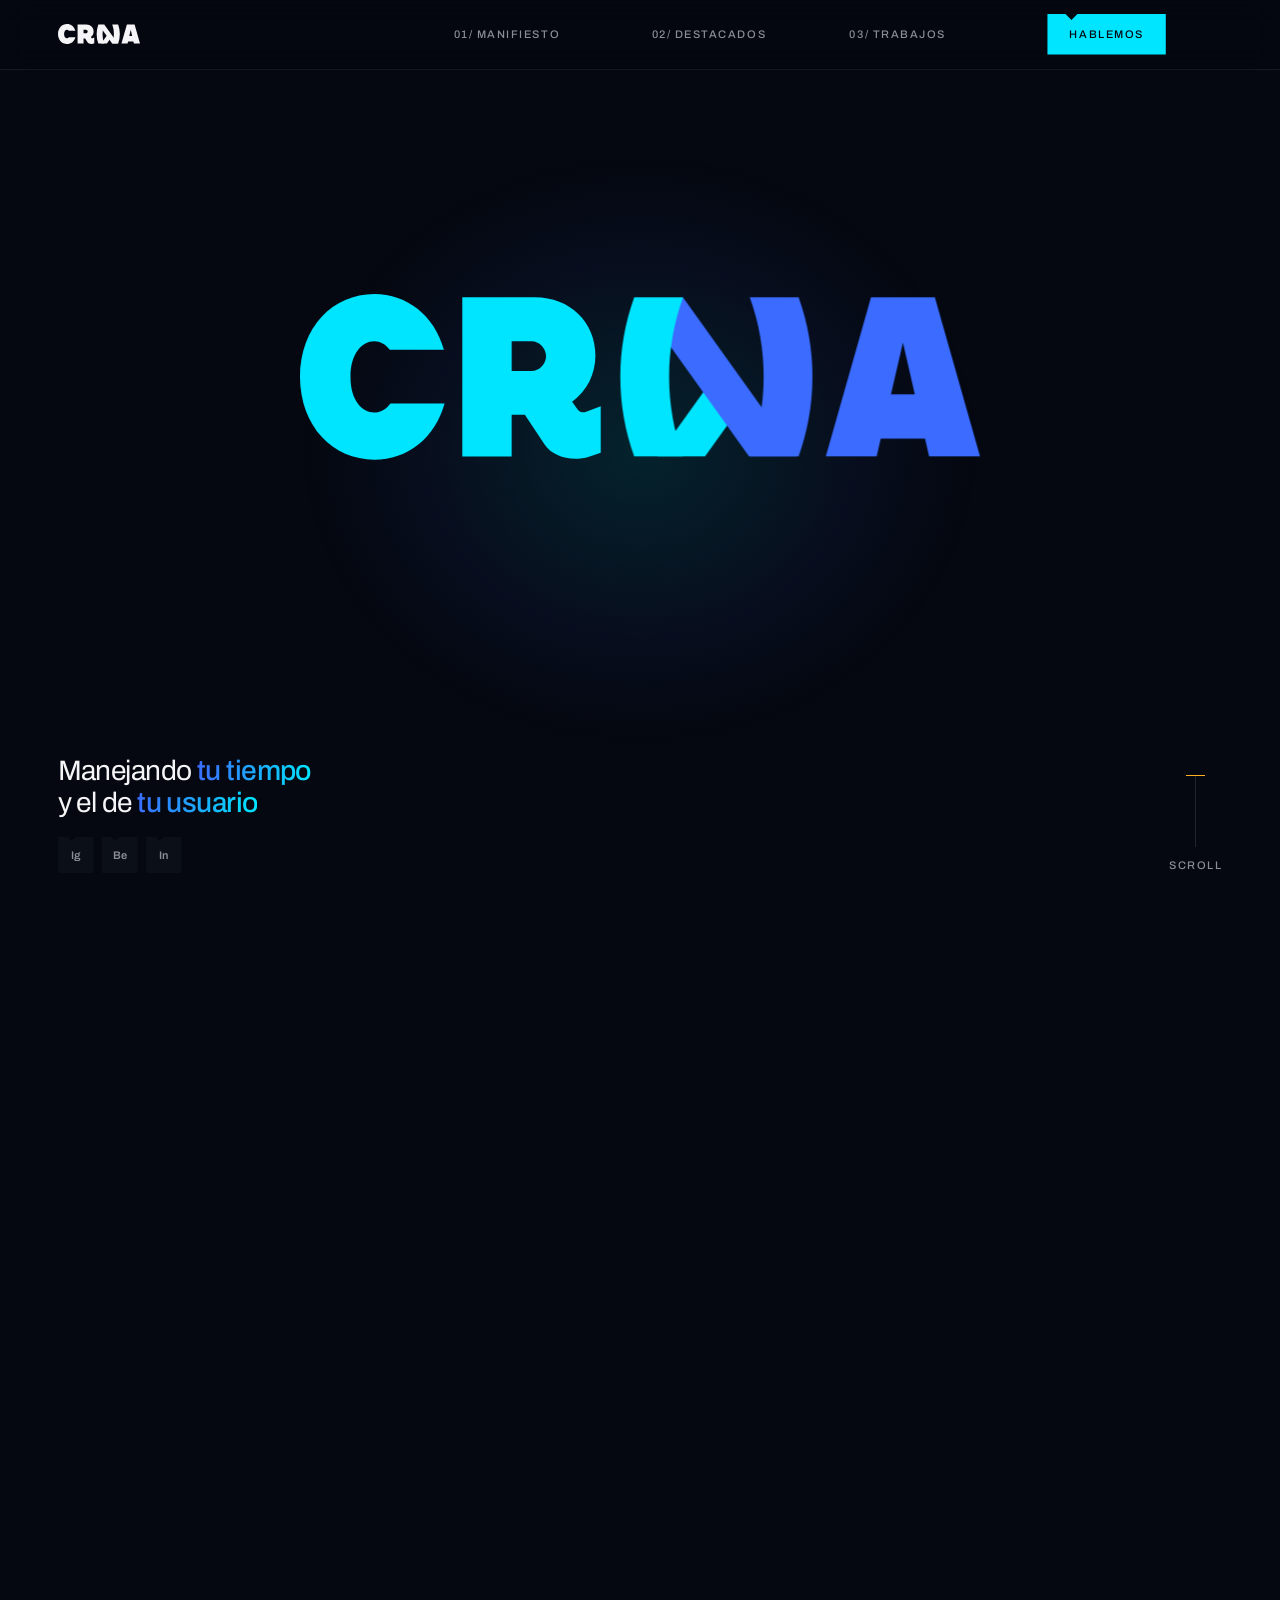
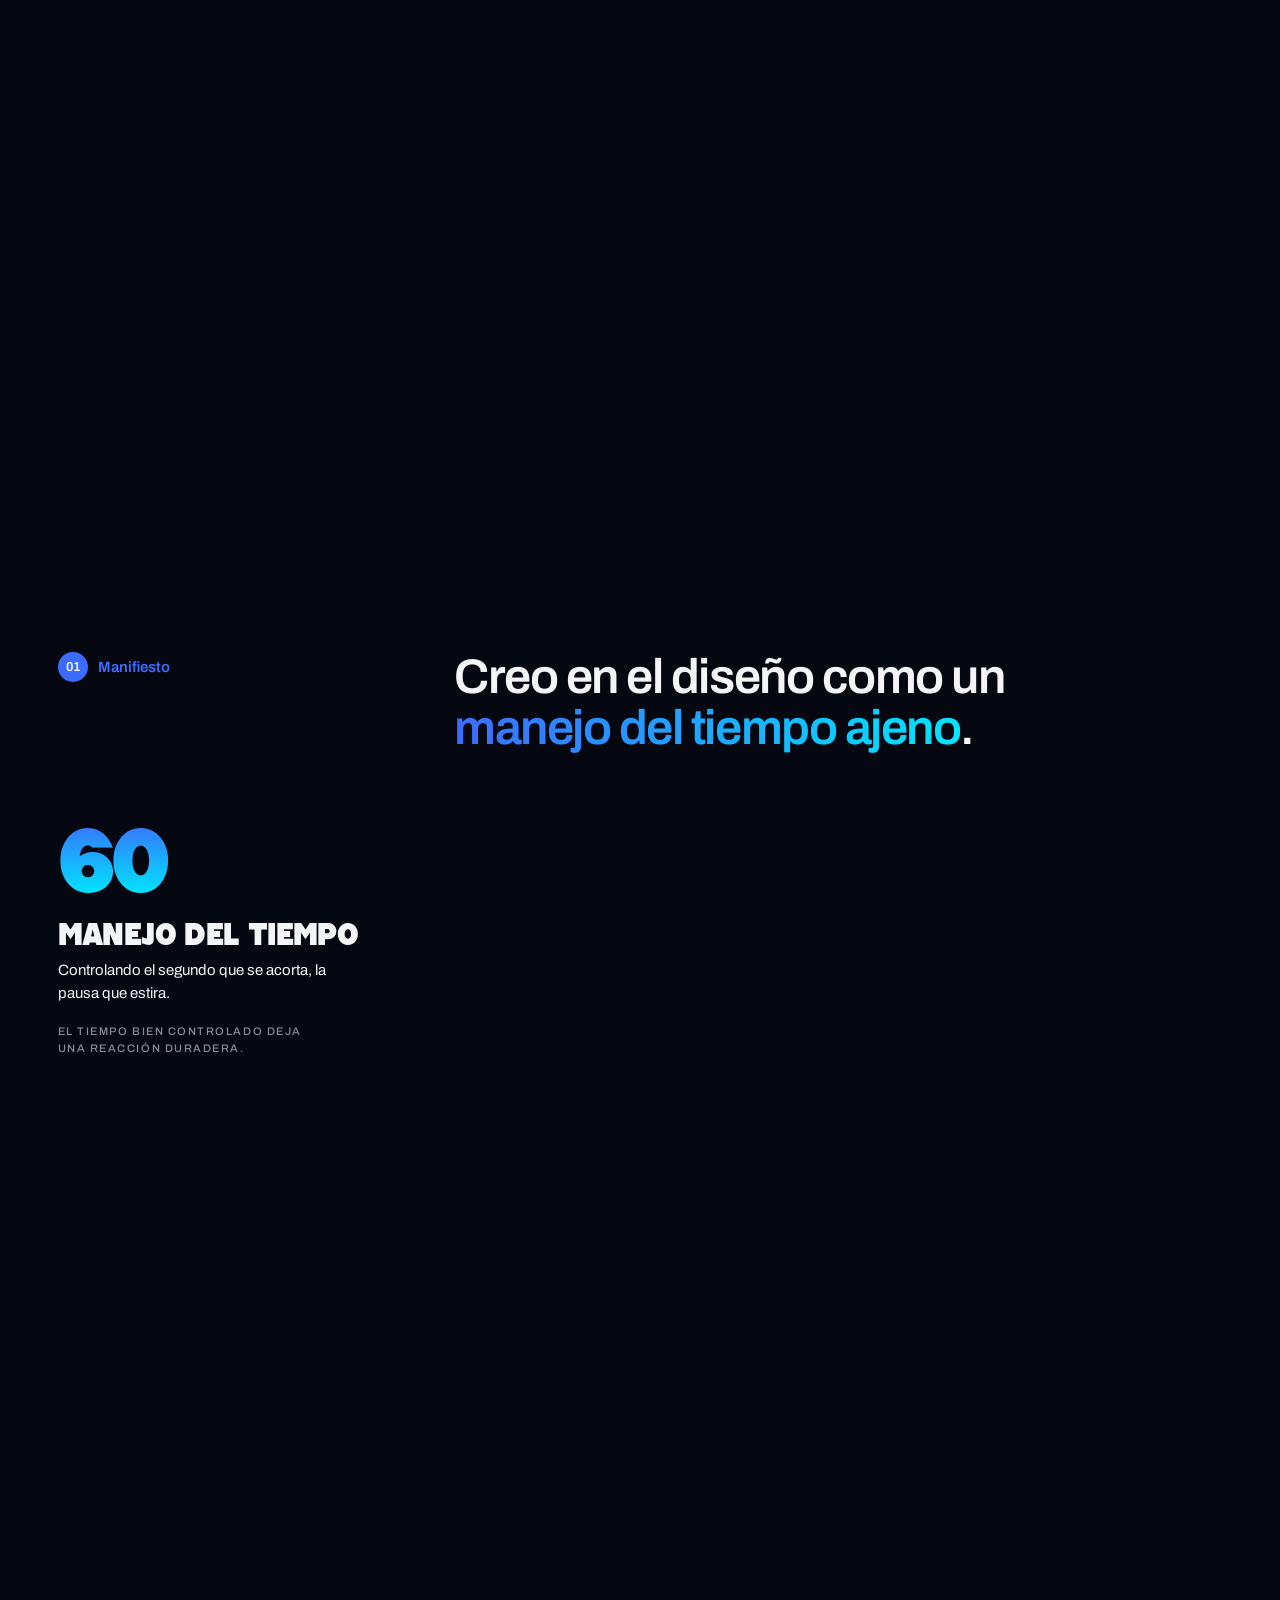
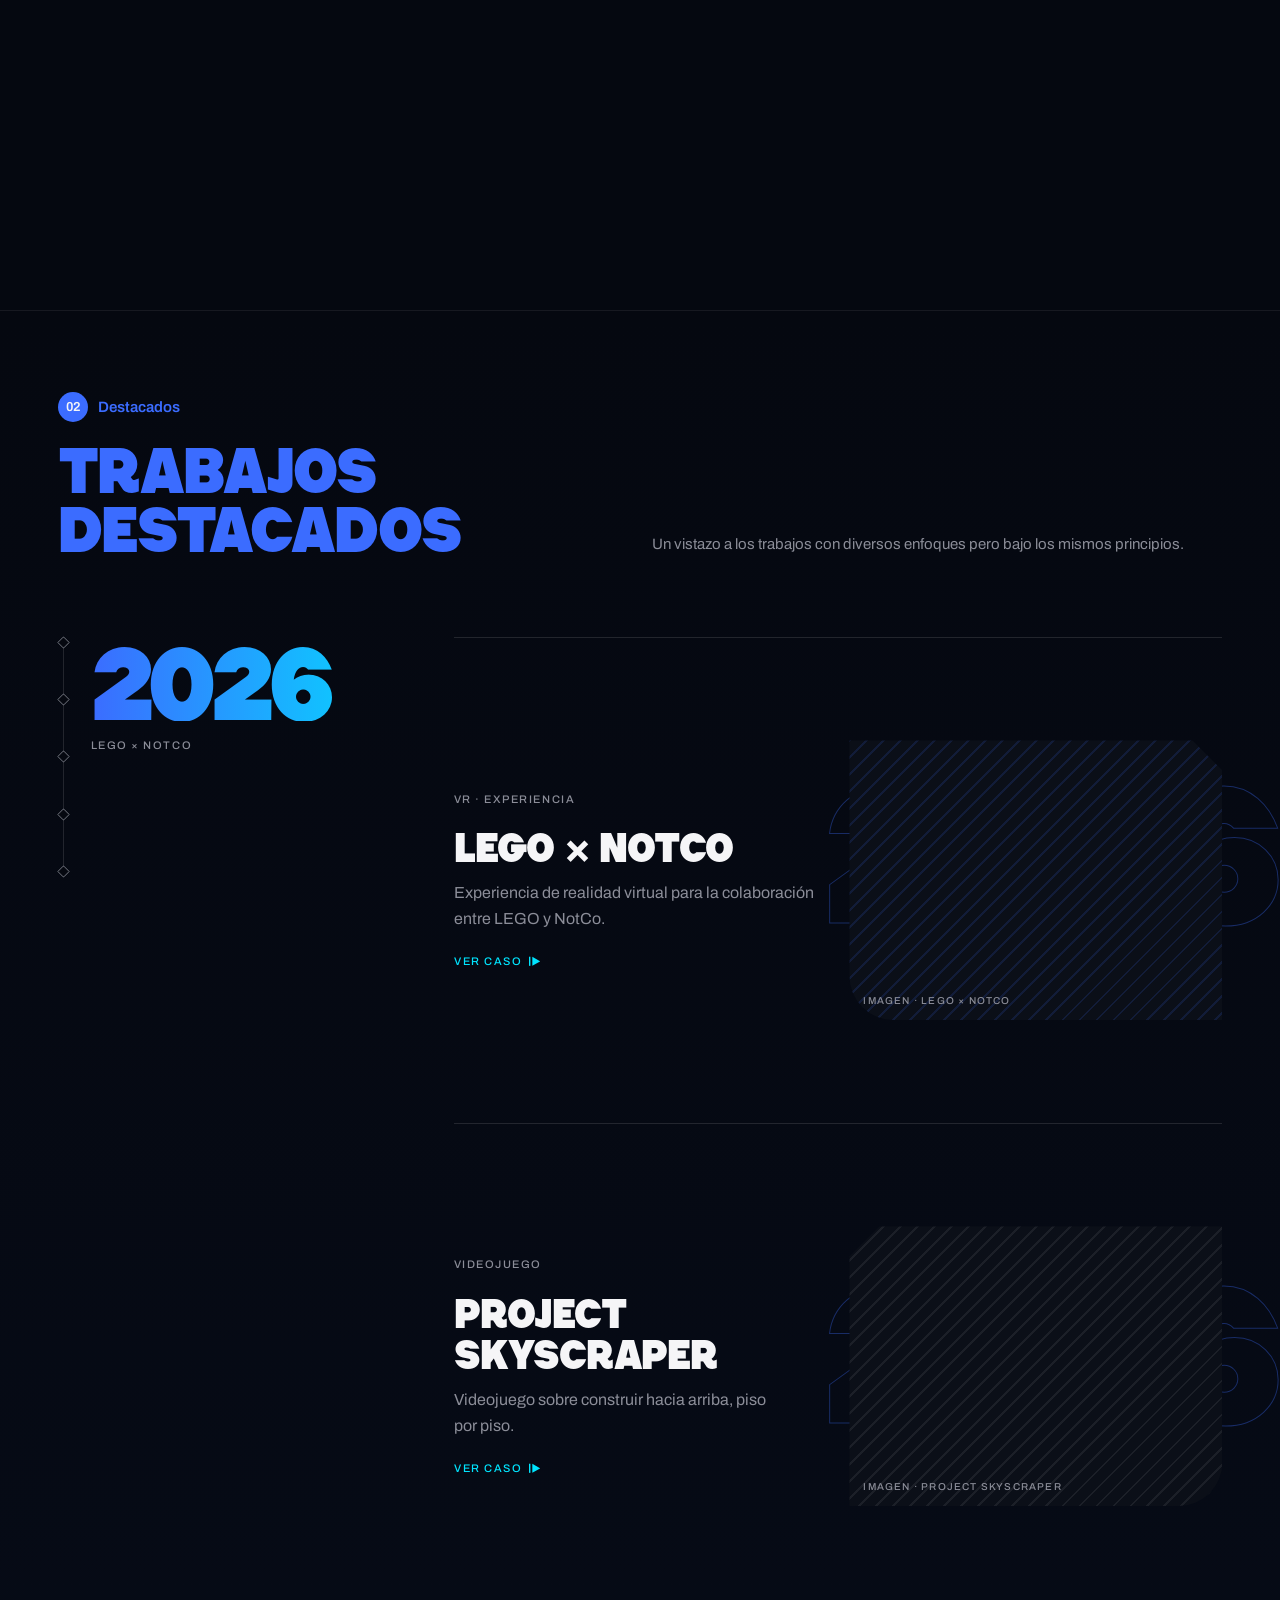
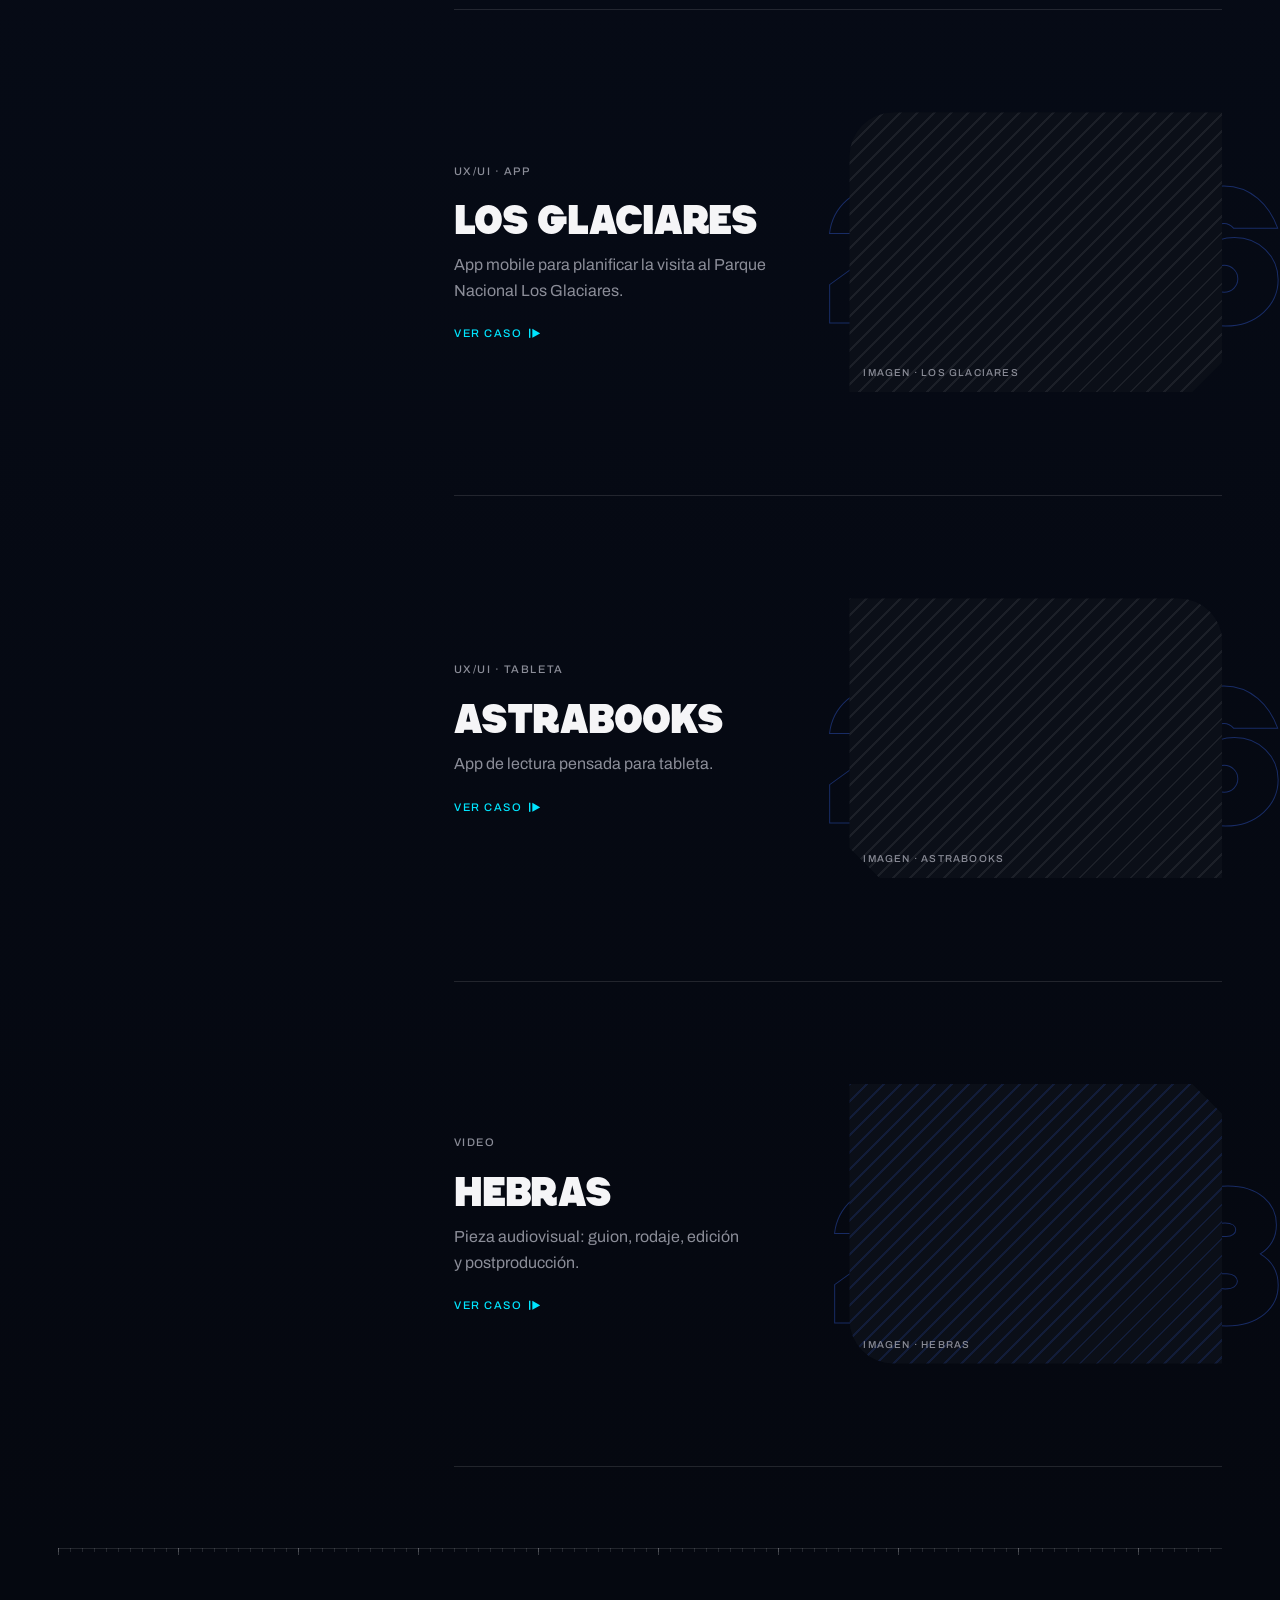
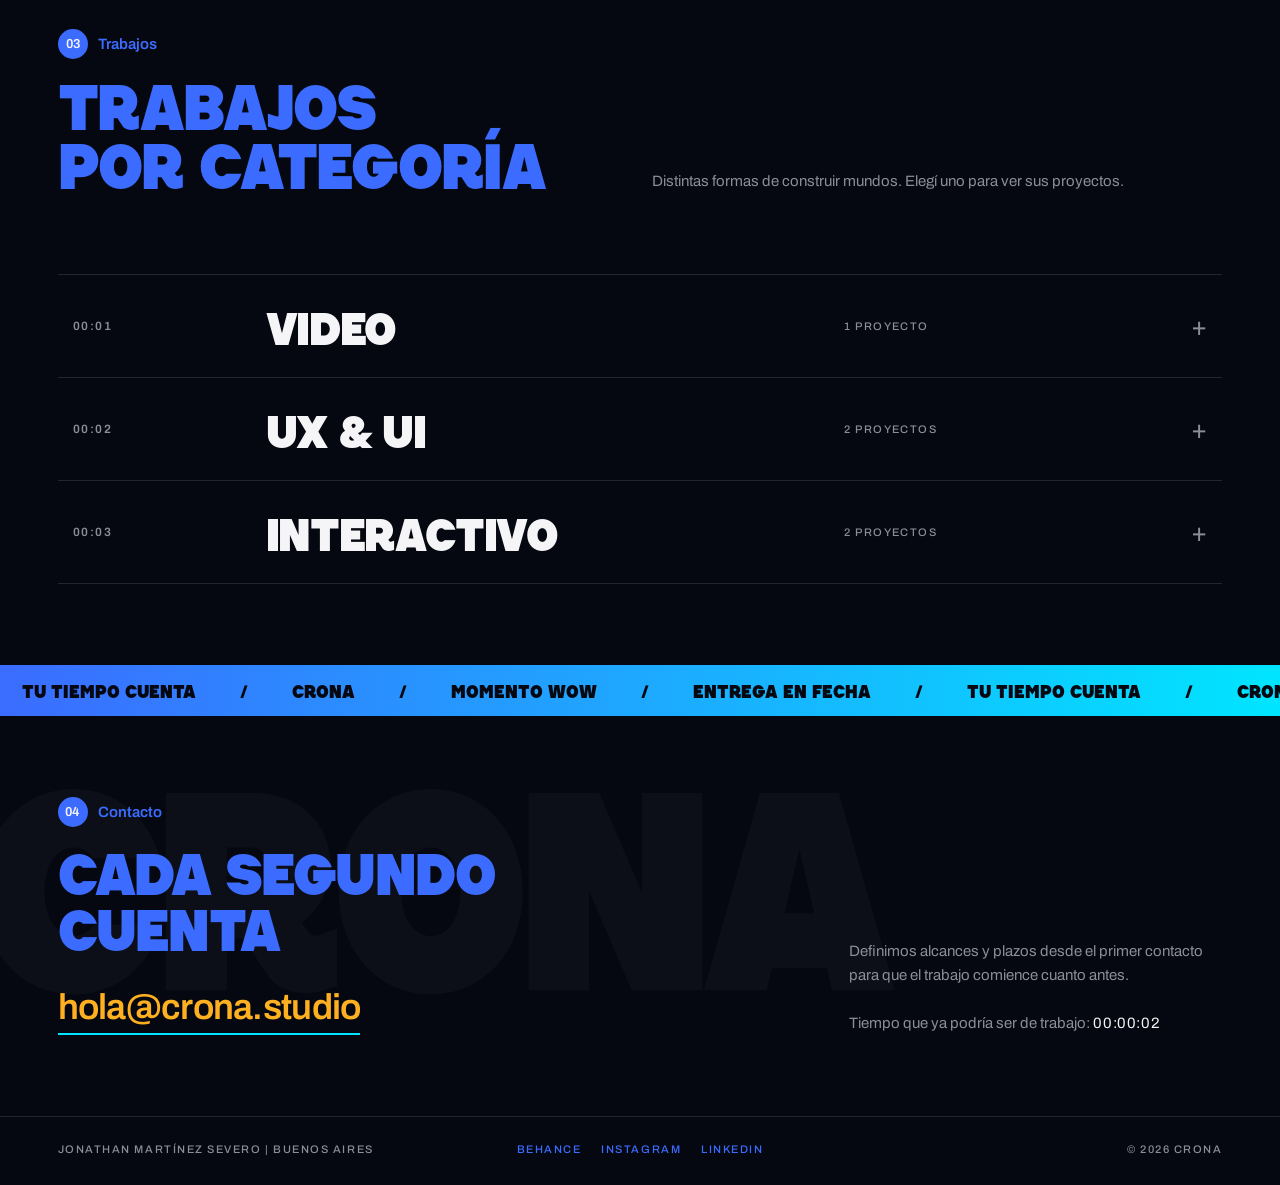
<file: index.html>
<!DOCTYPE html>
<html lang="es-AR">
<head>
<meta charset="utf-8">
<meta name="viewport" content="width=device-width, initial-scale=1">
<title>Crona | Diseño multimedia</title>
<link rel="icon" type="image/svg+xml" href="marca/favicon.svg">
<meta name="description" content="Crona es el portfolio de Jonathan Andrés Martínez Severo: diseño multimedia, UX/UI, motion y experiencias VR en Buenos Aires. Manejando tu tiempo y el de tu usuario.">
<meta name="author" content="Jonathan Andrés Martínez Severo">
<meta name="robots" content="index, follow, max-image-preview:large">
<meta name="theme-color" content="#050810">
<link rel="canonical" href="https://crona.site.je/">
<meta property="og:type" content="website">
<meta property="og:locale" content="es_AR">
<meta property="og:site_name" content="Crona">
<meta property="og:url" content="https://crona.site.je/">
<meta property="og:title" content="Crona | Diseño multimedia">
<meta property="og:description" content="Portfolio de Jonathan Martínez Severo: video, UX &amp; UI e interactivo. Manejando tu tiempo y el de tu usuario.">
<meta name="twitter:card" content="summary">
<meta name="twitter:title" content="Crona | Diseño multimedia">
<meta name="twitter:description" content="Portfolio de Jonathan Martínez Severo: video, UX &amp; UI e interactivo.">
<link rel="preconnect" href="https://fonts.googleapis.com">
<link rel="preconnect" href="https://fonts.gstatic.com" crossorigin="">
<link rel="stylesheet" href="https://fonts.googleapis.com/css2?family=Archivo:wght@400;500;600&amp;display=swap">
<link rel="preload" href="fuentes/ClusterEdgeTrial-Black.otf" as="font" type="font/otf" crossorigin="">
<link rel="stylesheet" href="css/crona.css">
<script src="js/crona.js" defer></script>
<script type="application/ld+json">
{"@context":"https://schema.org","@type":"ProfilePage","inLanguage":"es-AR","url":"https://crona.site.je/","name":"Crona — Diseño multimedia y UX/UI","mainEntity":{"@type":"Person","name":"Jonathan Andrés Martínez Severo","alternateName":"Crona","jobTitle":"Diseñador multimedia y UX/UI","email":"hola@crona.studio","address":{"@type":"PostalAddress","addressLocality":"Buenos Aires","addressCountry":"AR"},"knowsAbout":["Diseño UX/UI","Motion design","Diseño multimedia","Videojuegos","Realidad virtual","Sistemas de diseño"]}}
</script>
</head>
<body>
<div class="cursor" data-js="cursor" aria-hidden="true"><span class="cursor__anillo" data-js="anillo"></span><span class="cursor__punto" data-js="punto"></span></div>

<div class="guias" aria-hidden="true"><span></span><span></span><span></span><span></span><span></span><span></span></div>

<svg width="0" height="0" style="position:absolute" aria-hidden="true">
  <defs>
    <linearGradient id="degrade-arena" x1="330" y1="0" x2="217" y2="0" gradientUnits="userSpaceOnUse">
      <stop offset="0" stop-color="#3B6CFF"></stop>
      <stop offset="1" stop-color="#00E5FF"></stop>
    </linearGradient>
    <clipPath id="arena">
      <rect data-js="arena" x="340" y="-5" width="0" height="118"></rect>
    </clipPath>
  </defs>
</svg>

<p class="codigo" aria-hidden="true"><span data-js="codigo">00:00:00</span></p>

<header class="barra">
  <a class="barra__marca" href="#inicio" aria-label="Crona, inicio"><svg viewBox="0 0 442.7 107.9" aria-hidden="true"><path class="logo__tinta" d="M0,53.95C0,21.52,21.52,0,48.31,0c21.45,0,39.14,14.08,45.35,36.25h-35.32c-2.74-3.68-6.07-5.56-10.04-5.56-7.8,0-15.46,7.66-15.46,23.25s7.66,23.25,15.46,23.25c4.04,0,7.73-2.02,10.54-5.92h35.24c-6.14,22.39-24.05,36.62-45.79,36.62C21.52,107.9,0,86.38,0,53.95Z"></path><path class="logo__tinta" d="M105.64,2.17h47.23c22.97,0,39.43,16.47,39.43,37.84,0,12.49-5.78,23.33-15.17,30.12l3.61,5.06c1.3,1.73,3.54,2.31,5.56,1.52l9.46-3.61v30.33l-7.66,2.46c-10.54,3.39-23.33.51-28.89-7.87l-12.85-19.43h-8.59v27.15h-32.14V2.17ZM160.16,40.44c0-5.34-4.41-9.75-9.53-9.75h-12.85v19.5h12.85c5.13,0,9.53-4.41,9.53-9.75Z"></path><path fill="#3B6CFF" d="M324.63,105.73c-10.59,0-21.18,0-31.78,0,12.05-33.47,12.05-70.09,0-103.56,10.59,0,21.18,0,31.78,0,12.05,33.47,12.05,70.09,0,103.56Z"></path><polygon class="logo__tinta" points="288.91 70.48 270.62 52.62 232.65 105.73 263.71 105.73 288.91 70.48"></polygon><polygon fill="#3B6CFF" points="235.18 25.78 249.35 2.17 323.39 105.73 292.33 105.73 235.18 25.78"></polygon><path class="logo__tinta" d="M249.36,105.73c-10.59,0-21.18,0-31.78,0-12.05-33.47-12.05-70.09,0-103.56,10.59,0,21.18,0,31.78,0-12.05,33.47-12.05,70.09,0,103.56Z"></path><path fill="#3B6CFF" d="M371.71,2.17h41.6l29.39,103.56h-33.15l-2.67-11.55h-28.82l-2.67,11.55h-33.08L371.71,2.17ZM400.24,65.29l-7.73-33.65-7.8,33.65h15.53Z"></path></svg></a>
  <nav class="barra__menu etiqueta" aria-label="Secciones del sitio">
    <a href="#manifiesto"><span>01/ </span>Manifiesto</a>
    <a href="#destacados"><span>02/ </span>Destacados</a>
    <a href="#trabajos"><span>03/ </span>Trabajos</a>
  </nav>
  <a class="boton etiqueta" href="#contacto">Hablemos</a>
  <button class="hamburguesa" type="button" aria-label="Abrir menú" aria-expanded="false" data-js="hamburguesa"><span></span><span></span></button>
</header>

<main>

<section class="portada" id="inicio" data-js="portada" aria-label="Portada">
  <div class="portada__escena">
    <div class="portada__velo" data-js="velo" style="justify-content:flex-end">
      <div class="portada__brillo" aria-hidden="true"></div>

      <div class="portada__centro">
        <div class="linea grilla-6" data-js="gantt" aria-hidden="true">
          <div class="linea__cuerpo col-4 inicio-2">
            <div class="linea__riel"><div class="linea__avance" data-js="linea-avance"></div></div>
            <ol class="linea__hitos">
              <li class="linea__hito"><span class="linea__punto"></span><span class="linea__nombre">Video</span></li>
              <li class="linea__hito"><span class="linea__punto"></span><span class="linea__nombre">Apps</span></li>
              <li class="linea__hito"><span class="linea__punto"></span><span class="linea__nombre">Videojuegos</span></li>
              <li class="linea__hito"><span class="linea__punto"></span><span class="linea__nombre">VR</span></li>
              <li class="linea__hito"><span class="linea__punto"></span><span class="linea__nombre">Motion</span></li>
              <li class="linea__hito"><span class="linea__punto"></span><span class="linea__nombre">Identidad</span></li>
            </ol>
          </div>
        </div>
        <h1 class="logo">
          <span class="solo-lectores">Crona — Jonathan Martínez Severo, diseño multimedia y UX/UI</span>
          <svg class="logo__marca" viewBox="0 0 442.7 107.9" aria-hidden="true">
            <g class="logo__tramo" data-js="izquierda">
              <path class="logo__tinta" d="M0,53.95C0,21.52,21.52,0,48.31,0c21.45,0,39.14,14.08,45.35,36.25h-35.32c-2.74-3.68-6.07-5.56-10.04-5.56-7.8,0-15.46,7.66-15.46,23.25s7.66,23.25,15.46,23.25c4.04,0,7.73-2.02,10.54-5.92h35.24c-6.14,22.39-24.05,36.62-45.79,36.62C21.52,107.9,0,86.38,0,53.95Z"></path>
              <path class="logo__tinta" d="M105.64,2.17h47.23c22.97,0,39.43,16.47,39.43,37.84,0,12.49-5.78,23.33-15.17,30.12l3.61,5.06c1.3,1.73,3.54,2.31,5.56,1.52l9.46-3.61v30.33l-7.66,2.46c-10.54,3.39-23.33.51-28.89-7.87l-12.85-19.43h-8.59v27.15h-32.14V2.17ZM160.16,40.44c0-5.34-4.41-9.75-9.53-9.75h-12.85v19.5h12.85c5.13,0,9.53-4.41,9.53-9.75Z"></path>
            </g>
            <g class="logo__giro" data-js="giro">
              <g data-js="n-base"><path fill="#3B6CFF" d="M324.63,105.73c-10.59,0-21.18,0-31.78,0,12.05-33.47,12.05-70.09,0-103.56,10.59,0,21.18,0,31.78,0,12.05,33.47,12.05,70.09,0,103.56Z"></path><polygon class="logo__tinta" points="288.91 70.48 270.62 52.62 232.65 105.73 263.71 105.73 288.91 70.48"></polygon><polygon fill="#3B6CFF" points="235.18 25.78 249.35 2.17 323.39 105.73 292.33 105.73 235.18 25.78"></polygon><path class="logo__tinta" d="M249.36,105.73c-10.59,0-21.18,0-31.78,0-12.05-33.47-12.05-70.09,0-103.56,10.59,0,21.18,0,31.78,0-12.05,33.47-12.05,70.09,0,103.56Z"></path></g>
              <g data-js="n-arena" clip-path="url(#arena)"><path fill="url(#degrade-arena)" d="M324.63,105.73c-10.59,0-21.18,0-31.78,0,12.05-33.47,12.05-70.09,0-103.56,10.59,0,21.18,0,31.78,0,12.05,33.47,12.05,70.09,0,103.56Z"></path><polygon fill="url(#degrade-arena)" points="288.91 70.48 270.62 52.62 232.65 105.73 263.71 105.73 288.91 70.48"></polygon><polygon fill="url(#degrade-arena)" points="235.18 25.78 249.35 2.17 323.39 105.73 292.33 105.73 235.18 25.78"></polygon><path fill="url(#degrade-arena)" d="M249.36,105.73c-10.59,0-21.18,0-31.78,0-12.05-33.47-12.05-70.09,0-103.56,10.59,0,21.18,0,31.78,0-12.05,33.47-12.05,70.09,0,103.56Z"></path></g>
            </g>
            <g class="logo__tramo" data-js="derecha">
              <path fill="#3B6CFF" d="M371.71,2.17h41.6l29.39,103.56h-33.15l-2.67-11.55h-28.82l-2.67,11.55h-33.08L371.71,2.17ZM400.24,65.29l-7.73-33.65-7.8,33.65h15.53Z"></path>
            </g>
          </svg>
          <img class="logo__firma" data-js="firma" src="marca/jonathan.svg" alt="" width="438" height="40">
        </h1>
      </div>

      <div class="portada__pie grilla-6" data-js="borde">
        <div class="col-3">
          <p class="bajada">Manejando <span class="degrade">tu tiempo</span><br>y el de <span class="degrade">tu usuario</span></p>
          <ul class="redes">
            <li><a class="redes__enlace" href="#contacto" aria-label="Instagram">Ig</a></li>
            <li><a class="redes__enlace" href="#contacto" aria-label="Behance">Be</a></li>
            <li><a class="redes__enlace" href="#contacto" aria-label="LinkedIn">In</a></li>
          </ul>
        </div>
        <a class="bajar etiqueta col-1 inicio-6 fin-caja" href="#manifiesto" aria-label="Ir al manifiesto">
          <span class="bajar__riel" aria-hidden="true"><span class="bajar__punto"></span></span>
          <span>Scroll</span>
        </a>
      </div>
    </div>
  </div>
</section>

<section class="seccion seccion--sin-borde seccion--fijada" id="manifiesto" data-js="manifiesto-seccion" aria-labelledby="rotulo-manifiesto">
  <div class="manifiesto__escena">
  <div class="grilla-6">
    <p class="numero col-1 lateral"><span>01</span>Manifiesto</p>
    <div class="col-4 inicio-3">
      <h2 class="subtitulo" id="rotulo-manifiesto" data-revelar="">Creo en el diseño como un <span>manejo del tiempo ajeno</span>.</h2>
    </div>
  </div>
  <div class="manifiesto" data-js="manifiesto">
        <article class="manifiesto__bloque" data-js="manifiesto-bloque">
          <p class="manifiesto__marca" aria-hidden="true"><span class="manifiesto__numero" data-js="cuenta" data-objetivo="1">60</span></p>
          <h3 class="manifiesto__titulo">Manejo del tiempo</h3>
          <p class="manifiesto__texto">Controlando el segundo que se acorta, la pausa que estira. <strong>El tiempo bien controlado deja una reacción duradera.</strong></p>
        </article>
        <article class="manifiesto__bloque" data-js="manifiesto-bloque">
          <p class="manifiesto__marca" aria-hidden="true"><span class="manifiesto__numero" data-js="cuenta" data-objetivo="2">60</span></p>
          <h3 class="manifiesto__titulo">Momento wow</h3>
          <p class="manifiesto__texto">Creando mundos que se recorren libremente o guiados. <strong>El instante en que lo funcional se vuelve memorable.</strong></p>
        </article>
        <article class="manifiesto__bloque" data-js="manifiesto-bloque">
          <p class="manifiesto__marca" aria-hidden="true"><span class="manifiesto__numero" data-js="cuenta" data-objetivo="3">60</span></p>
          <h3 class="manifiesto__titulo">Corporativo</h3>
          <p class="manifiesto__texto">Cuidando el tiempo de las empresas, el cual es finito. <strong>Un buen producto no llega tarde ni llega a medias.</strong></p>
        </article>
      </div>
  </div>
</section>

<section class="seccion seccion--degradado" id="destacados" data-js="cronologia" aria-labelledby="rotulo-destacados">
  <div class="encabezado grilla-6">
    <div class="col-3">
      <p class="numero"><span>02</span>Destacados</p>
      <h2 class="titulo" id="rotulo-destacados">Trabajos<br>destacados</h2>
    </div>
    <p class="nota col-3 base">Un vistazo a los trabajos con diversos enfoques pero bajo los mismos principios.</p>
  </div>

  <div class="grilla-6">
    <div class="cronologia__fijo col-2" aria-hidden="true">
      <div class="cronologia__medidor">
        <div class="cronologia__barra"><div class="cronologia__avance" data-js="avance"></div></div>
        <div class="cronologia__marca"></div>
        <div class="cronologia__marca"></div>
        <div class="cronologia__marca"></div>
        <div class="cronologia__marca"></div>
        <div class="cronologia__marca"></div>
      </div>
      <div>
        <p class="cronologia__anio" data-js="anio">2026</p>
        <p class="cronologia__nombre etiqueta" data-js="nombre">LEGO × NotCo</p>
      </div>
    </div>

    <div class="col-4">
      <article class="trabajo" data-anio="2026" data-nombre="LEGO × NotCo">
        <p class="trabajo__fondo" data-velocidad="0.14" aria-hidden="true">2026</p>
        <div class="trabajo__cuerpo grilla-4">
          <div class="col-2">
            <p class="trabajo__datos etiqueta"><span>VR · Experiencia</span></p>
            <h3 class="trabajo__titulo" data-revelar="">LEGO × NotCo</h3>
            <p class="trabajo__texto" data-revelar="">Experiencia de realidad virtual para la colaboración entre LEGO y NotCo.</p>
            <a class="trabajo__ver etiqueta" href="proyectos/lego-notco.html" data-revelar="">Ver caso<svg class="flecha" viewBox="0 0 16 15" aria-hidden="true"><path d="M16 7.5L4.75 13.9952L4.75 1.00481L16 7.5Z"></path><rect y="1" width="2" height="13"></rect></svg></a>
          </div>
          <div class="marco marco--acento col-2"><span>IMAGEN · LEGO × NOTCO</span></div>
        </div>
      </article>

      <article class="trabajo" data-anio="2026" data-nombre="Project Skyscraper">
        <p class="trabajo__fondo" data-velocidad="0.14" aria-hidden="true">2026</p>
        <div class="trabajo__cuerpo grilla-4">
          <div class="col-2">
            <p class="trabajo__datos etiqueta"><span>Videojuego</span></p>
            <h3 class="trabajo__titulo" data-revelar="">Project Skyscraper</h3>
            <p class="trabajo__texto" data-revelar="">Videojuego sobre construir hacia arriba, piso por piso.</p>
            <a class="trabajo__ver etiqueta" href="proyectos/project-skyscraper.html" data-revelar="">Ver caso<svg class="flecha" viewBox="0 0 16 15" aria-hidden="true"><path d="M16 7.5L4.75 13.9952L4.75 1.00481L16 7.5Z"></path><rect y="1" width="2" height="13"></rect></svg></a>
          </div>
          <div class="marco col-2"><span>IMAGEN · PROJECT SKYSCRAPER</span></div>
        </div>
      </article>

      <article class="trabajo" data-anio="2026" data-nombre="Los Glaciares">
        <p class="trabajo__fondo" data-velocidad="0.14" aria-hidden="true">2026</p>
        <div class="trabajo__cuerpo grilla-4">
          <div class="col-2">
            <p class="trabajo__datos etiqueta"><span>UX/UI · App</span></p>
            <h3 class="trabajo__titulo" data-revelar="">Los Glaciares</h3>
            <p class="trabajo__texto" data-revelar="">App mobile para planificar la visita al Parque Nacional Los Glaciares.</p>
            <a class="trabajo__ver etiqueta" href="proyectos/los-glaciares.html" data-revelar="">Ver caso<svg class="flecha" viewBox="0 0 16 15" aria-hidden="true"><path d="M16 7.5L4.75 13.9952L4.75 1.00481L16 7.5Z"></path><rect y="1" width="2" height="13"></rect></svg></a>
          </div>
          <div class="marco col-2"><span>IMAGEN · LOS GLACIARES</span></div>
        </div>
      </article>

      <article class="trabajo" data-anio="2026" data-nombre="AstraBooks">
        <p class="trabajo__fondo" data-velocidad="0.14" aria-hidden="true">2026</p>
        <div class="trabajo__cuerpo grilla-4">
          <div class="col-2">
            <p class="trabajo__datos etiqueta"><span>UX/UI · Tableta</span></p>
            <h3 class="trabajo__titulo" data-revelar="">AstraBooks</h3>
            <p class="trabajo__texto" data-revelar="">App de lectura pensada para tableta.</p>
            <a class="trabajo__ver etiqueta" href="proyectos/astrabooks.html" data-revelar="">Ver caso<svg class="flecha" viewBox="0 0 16 15" aria-hidden="true"><path d="M16 7.5L4.75 13.9952L4.75 1.00481L16 7.5Z"></path><rect y="1" width="2" height="13"></rect></svg></a>
          </div>
          <div class="marco col-2"><span>IMAGEN · ASTRABOOKS</span></div>
        </div>
      </article>

      <article class="trabajo" data-anio="2023" data-nombre="Hebras">
        <p class="trabajo__fondo" data-velocidad="0.14" aria-hidden="true">2023</p>
        <div class="trabajo__cuerpo grilla-4">
          <div class="col-2">
            <p class="trabajo__datos etiqueta"><span>Video</span></p>
            <h3 class="trabajo__titulo" data-revelar="">Hebras</h3>
            <p class="trabajo__texto" data-revelar="">Pieza audiovisual: guion, rodaje, edición y postproducción.</p>
            <a class="trabajo__ver etiqueta" href="proyectos/hebras.html" data-revelar="">Ver caso<svg class="flecha" viewBox="0 0 16 15" aria-hidden="true"><path d="M16 7.5L4.75 13.9952L4.75 1.00481L16 7.5Z"></path><rect y="1" width="2" height="13"></rect></svg></a>
          </div>
          <div class="marco marco--acento col-2"><span>IMAGEN · HEBRAS</span></div>
        </div>
      </article>
    </div>
  </div>
</section>

<section class="seccion" id="trabajos" aria-labelledby="rotulo-trabajos">
  <div class="encabezado grilla-6">
    <div class="col-3">
      <p class="numero"><span>03</span>Trabajos</p>
      <h2 class="titulo" id="rotulo-trabajos">Trabajos<br>por categoría</h2>
    </div>
    <p class="nota col-3 base">Distintas formas de construir mundos. Elegí uno para ver sus proyectos.</p>
  </div>

  <div class="categorias">
    <article class="categoria-grupo" data-js="grupo">
      <h3 class="solo-lectores">Video</h3>
      <button class="categoria" type="button" aria-expanded="false" aria-controls="categoria-1" data-js="abrir">
        <span class="categoria__relleno" aria-hidden="true"></span>
        <span class="categoria__numero">00:01</span>
        <span class="categoria__nombre">Video</span>
        <span class="categoria__detalle">1 proyecto</span>
        <span class="categoria__flecha" aria-hidden="true">+</span>
      </button>
      <div class="categoria__panel" id="categoria-1" data-js="panel" hidden="">
        <div class="categoria__proyectos grilla-6">
          <a class="proyecto col-2" href="proyectos/hebras.html">
            <span class="marco proyecto__marco"><span>IMAGEN · HEBRAS</span></span>
            <span class="proyecto__datos etiqueta"><span class="trabajo__anio">2023</span><span>Video</span></span>
            <span class="proyecto__titulo">Hebras</span>
            <span class="proyecto__ver etiqueta">Ver caso<svg class="flecha" viewBox="0 0 16 15" aria-hidden="true"><path d="M16 7.5L4.75 13.9952L4.75 1.00481L16 7.5Z"></path><rect y="1" width="2" height="13"></rect></svg></span>
          </a>
          </div>
      </div>
    </article>
    <article class="categoria-grupo" data-js="grupo">
      <h3 class="solo-lectores">UX &amp; UI</h3>
      <button class="categoria" type="button" aria-expanded="false" aria-controls="categoria-2" data-js="abrir">
        <span class="categoria__relleno" aria-hidden="true"></span>
        <span class="categoria__numero">00:02</span>
        <span class="categoria__nombre">UX &amp; UI</span>
        <span class="categoria__detalle">2 proyectos</span>
        <span class="categoria__flecha" aria-hidden="true">+</span>
      </button>
      <div class="categoria__panel" id="categoria-2" data-js="panel" hidden="">
        <div class="categoria__proyectos grilla-6">
          <a class="proyecto col-2" href="proyectos/los-glaciares.html">
            <span class="marco proyecto__marco"><span>IMAGEN · LOS GLACIARES</span></span>
            <span class="proyecto__datos etiqueta"><span class="trabajo__anio">2026</span><span>UX/UI · App</span></span>
            <span class="proyecto__titulo">Los Glaciares</span>
            <span class="proyecto__ver etiqueta">Ver caso<svg class="flecha" viewBox="0 0 16 15" aria-hidden="true"><path d="M16 7.5L4.75 13.9952L4.75 1.00481L16 7.5Z"></path><rect y="1" width="2" height="13"></rect></svg></span>
          </a>
          <a class="proyecto col-2" href="proyectos/astrabooks.html">
            <span class="marco proyecto__marco"><span>IMAGEN · ASTRABOOKS</span></span>
            <span class="proyecto__datos etiqueta"><span class="trabajo__anio">2026</span><span>UX/UI · Tableta</span></span>
            <span class="proyecto__titulo">AstraBooks</span>
            <span class="proyecto__ver etiqueta">Ver caso<svg class="flecha" viewBox="0 0 16 15" aria-hidden="true"><path d="M16 7.5L4.75 13.9952L4.75 1.00481L16 7.5Z"></path><rect y="1" width="2" height="13"></rect></svg></span>
          </a>
          </div>
      </div>
    </article>
    <article class="categoria-grupo" data-js="grupo">
      <h3 class="solo-lectores">Interactivo</h3>
      <button class="categoria" type="button" aria-expanded="false" aria-controls="categoria-3" data-js="abrir">
        <span class="categoria__relleno" aria-hidden="true"></span>
        <span class="categoria__numero">00:03</span>
        <span class="categoria__nombre">Interactivo</span>
        <span class="categoria__detalle">2 proyectos</span>
        <span class="categoria__flecha" aria-hidden="true">+</span>
      </button>
      <div class="categoria__panel" id="categoria-3" data-js="panel" hidden="">
        <div class="categoria__proyectos grilla-6">
          <a class="proyecto col-2" href="proyectos/lego-notco.html">
            <span class="marco proyecto__marco"><span>IMAGEN · LEGO × NOTCO</span></span>
            <span class="proyecto__datos etiqueta"><span class="trabajo__anio">2026</span><span>VR · Experiencia</span></span>
            <span class="proyecto__titulo">LEGO × NotCo</span>
            <span class="proyecto__ver etiqueta">Ver caso<svg class="flecha" viewBox="0 0 16 15" aria-hidden="true"><path d="M16 7.5L4.75 13.9952L4.75 1.00481L16 7.5Z"></path><rect y="1" width="2" height="13"></rect></svg></span>
          </a>
          <a class="proyecto col-2" href="proyectos/project-skyscraper.html">
            <span class="marco proyecto__marco"><span>IMAGEN · PROJECT SKYSCRAPER</span></span>
            <span class="proyecto__datos etiqueta"><span class="trabajo__anio">2026</span><span>Videojuego</span></span>
            <span class="proyecto__titulo">Project Skyscraper</span>
            <span class="proyecto__ver etiqueta">Ver caso<svg class="flecha" viewBox="0 0 16 15" aria-hidden="true"><path d="M16 7.5L4.75 13.9952L4.75 1.00481L16 7.5Z"></path><rect y="1" width="2" height="13"></rect></svg></span>
          </a>
          </div>
      </div>
    </article>
  </div>
</section>

<div class="cinta" aria-hidden="true">
  <div class="cinta__riel">
    <ul class="cinta__fila">
      <li>Tu tiempo cuenta</li><li>/</li><li>Crona</li><li>/</li><li>Momento wow</li><li>/</li><li>Entrega en fecha</li><li>/</li><li>Tu tiempo cuenta</li><li>/</li><li>Crona</li><li>/</li><li>Momento wow</li><li>/</li><li>Entrega en fecha</li><li>/</li>
    </ul>
    <ul class="cinta__fila">
      <li>Tu tiempo cuenta</li><li>/</li><li>Crona</li><li>/</li><li>Momento wow</li><li>/</li><li>Entrega en fecha</li><li>/</li><li>Tu tiempo cuenta</li><li>/</li><li>Crona</li><li>/</li><li>Momento wow</li><li>/</li><li>Entrega en fecha</li><li>/</li>
    </ul>
  </div>
</div>

<section class="contacto" id="contacto" aria-labelledby="rotulo-contacto">
  <p class="contacto__fondo" data-velocidad="-0.12" aria-hidden="true">CRONA</p>
  <div class="contacto__cuerpo grilla-6">
    <div class="col-4">
      <p class="numero"><span>04</span>Contacto</p>
      <h2 class="contacto__titulo" id="rotulo-contacto">Cada segundo<br>cuenta</h2>
      <a class="contacto__correo" href="mailto:hola@crona.studio">hola@crona.studio</a>
    </div>
    <p class="nota col-2 base">Definimos alcances y plazos desde el primer contacto para que el trabajo comience cuanto antes.<br><br>Tiempo que ya podría ser de trabajo: <span class="contacto__estadia" data-js="estadia">00:00:00</span></p>
  </div>
</section>

</main>

<footer class="pie grilla-6">
  <p class="etiqueta col-2">Jonathan Martínez Severo | Buenos Aires</p>
  <ul class="pie__enlaces etiqueta col-2 inicio-3">
    <li><a href="#contacto">Behance</a></li>
    <li><a href="#contacto">Instagram</a></li>
    <li><a href="#contacto">LinkedIn</a></li>
  </ul>
  <p class="etiqueta col-2 inicio-5 fin">© 2026 Crona</p>
</footer>
</body>
</html>
</file>
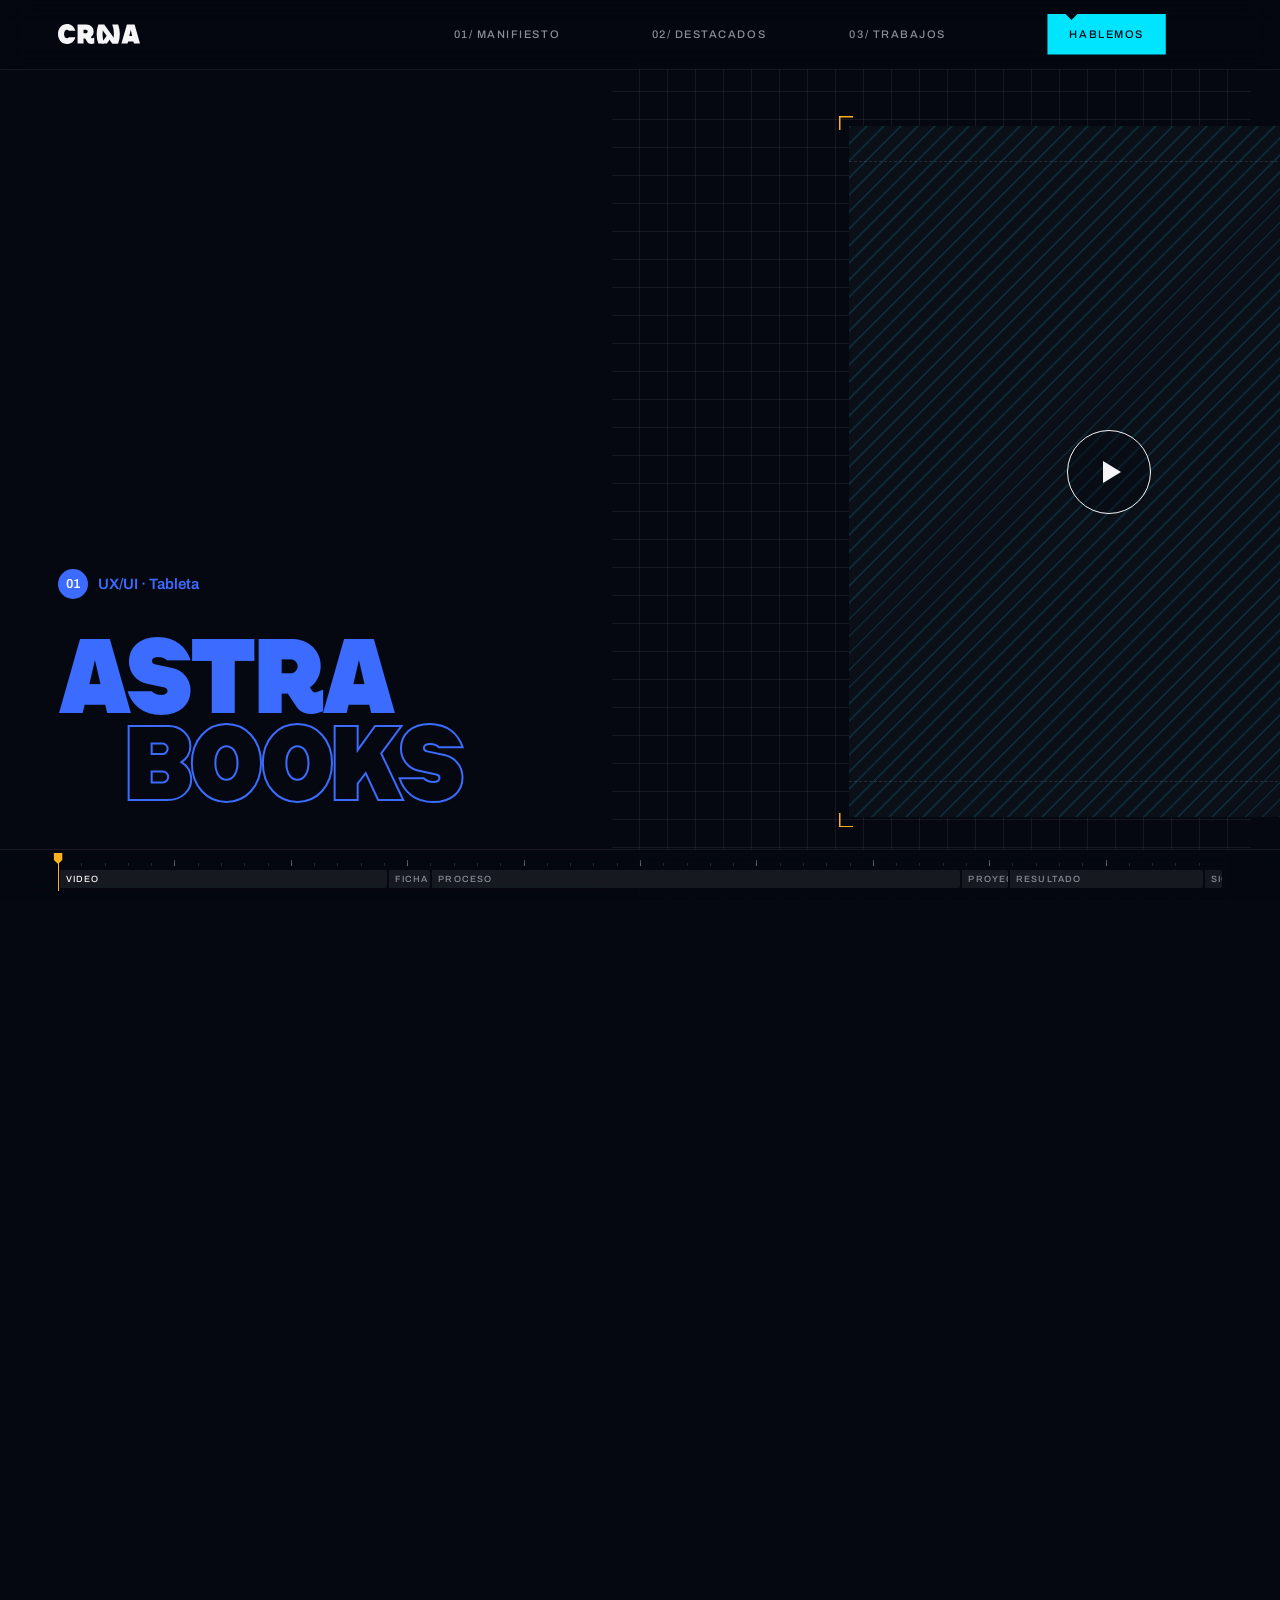
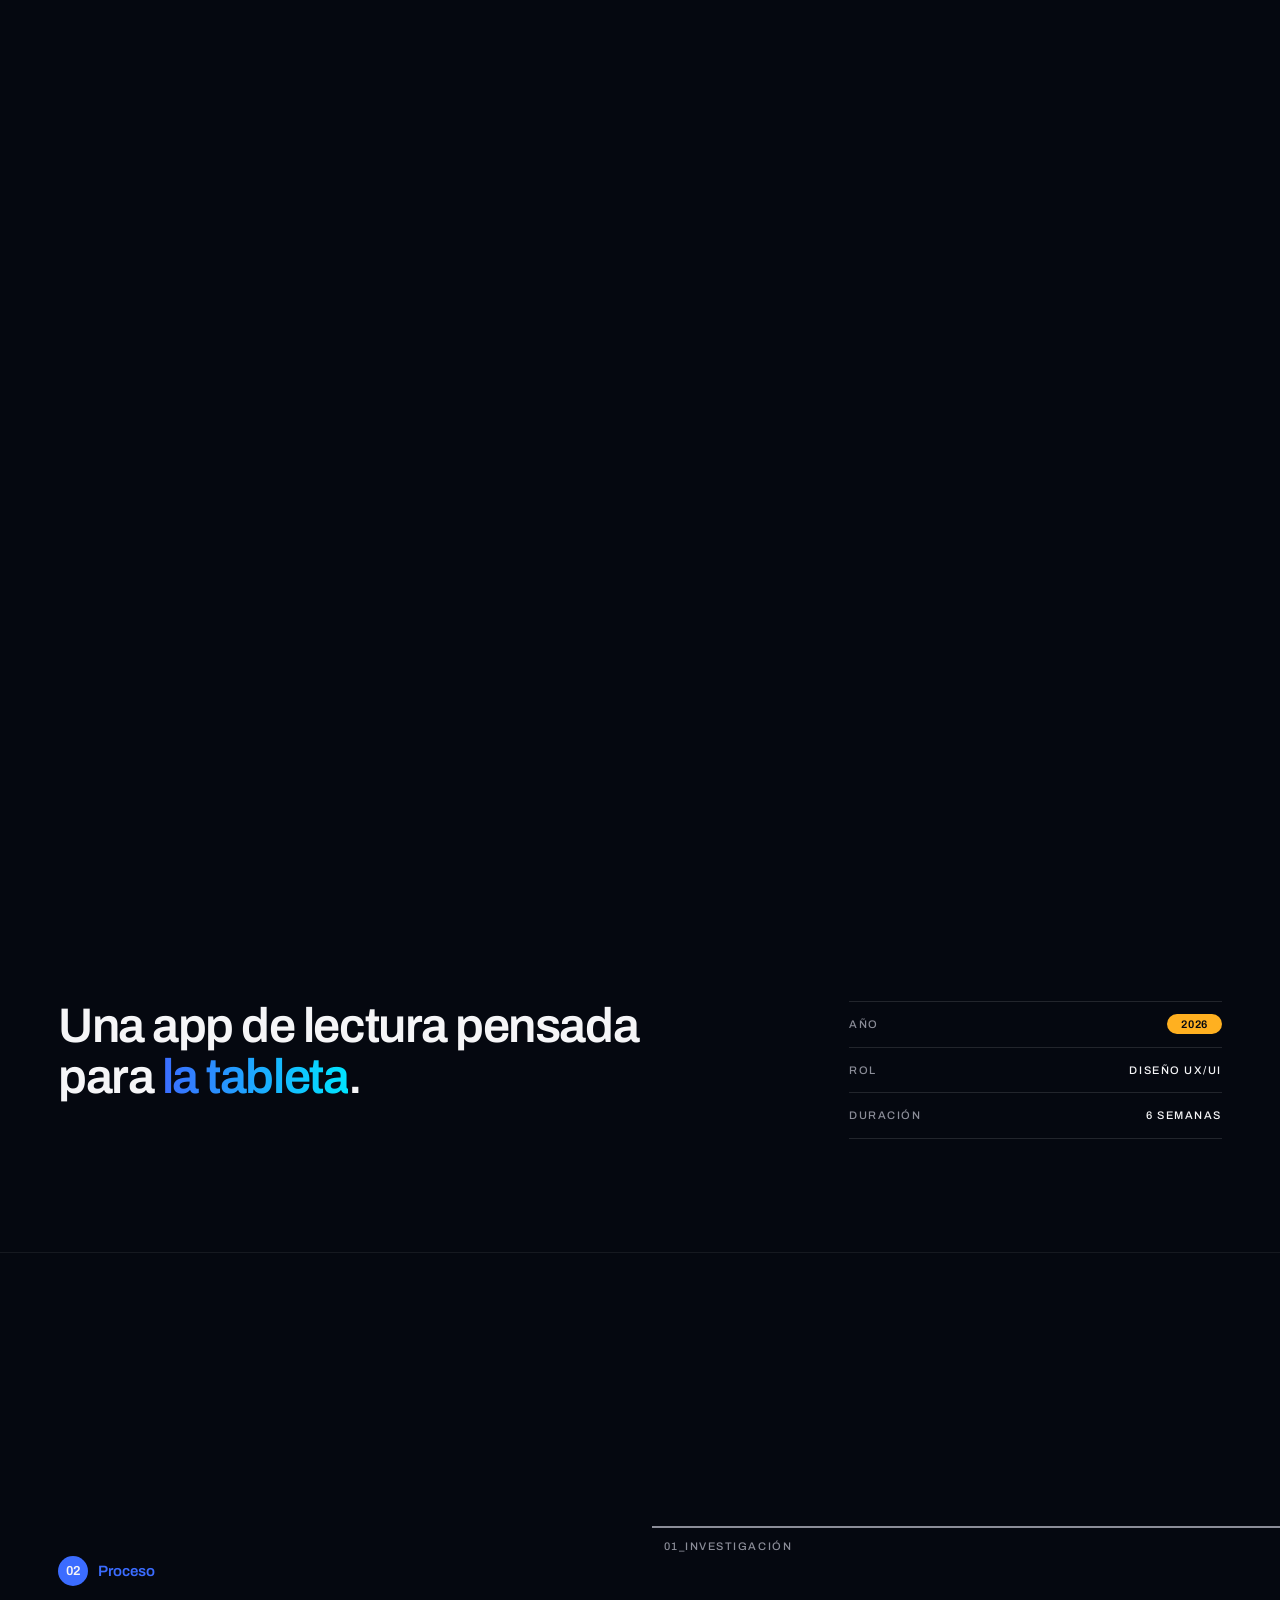
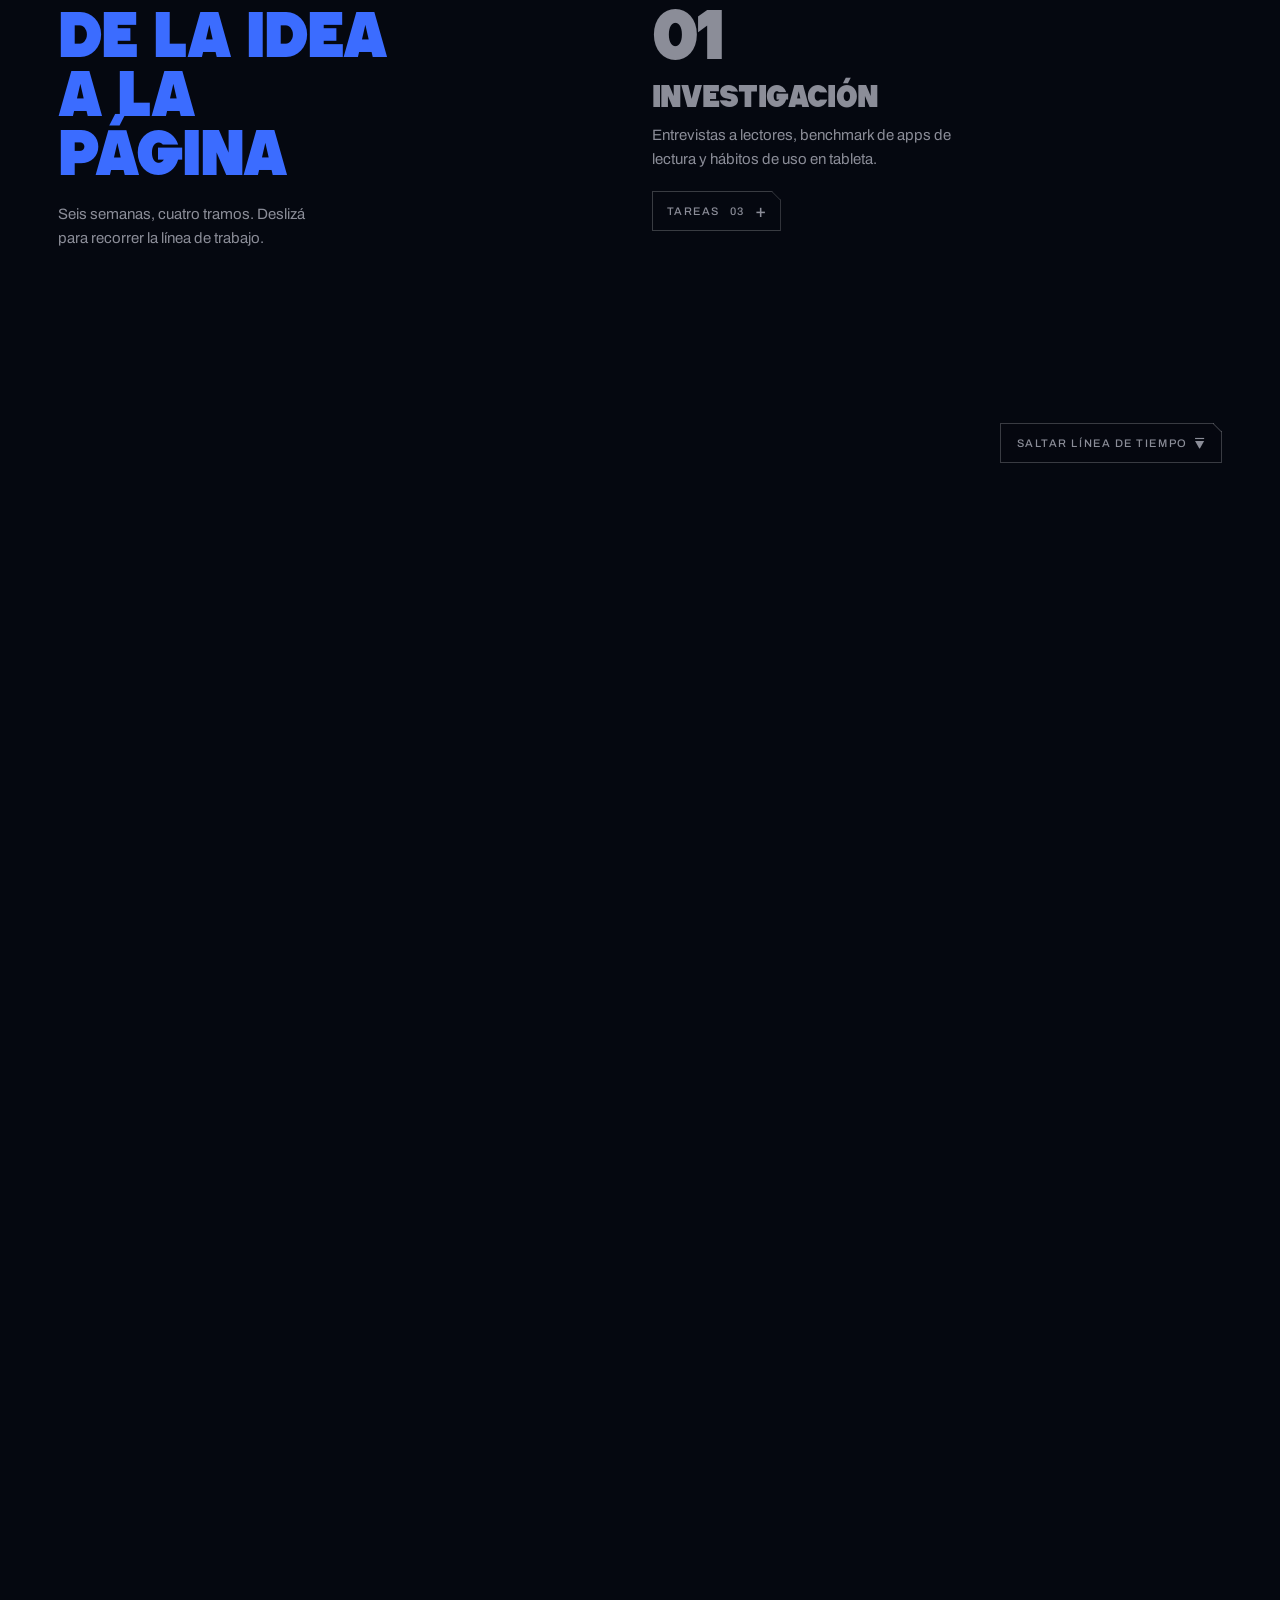
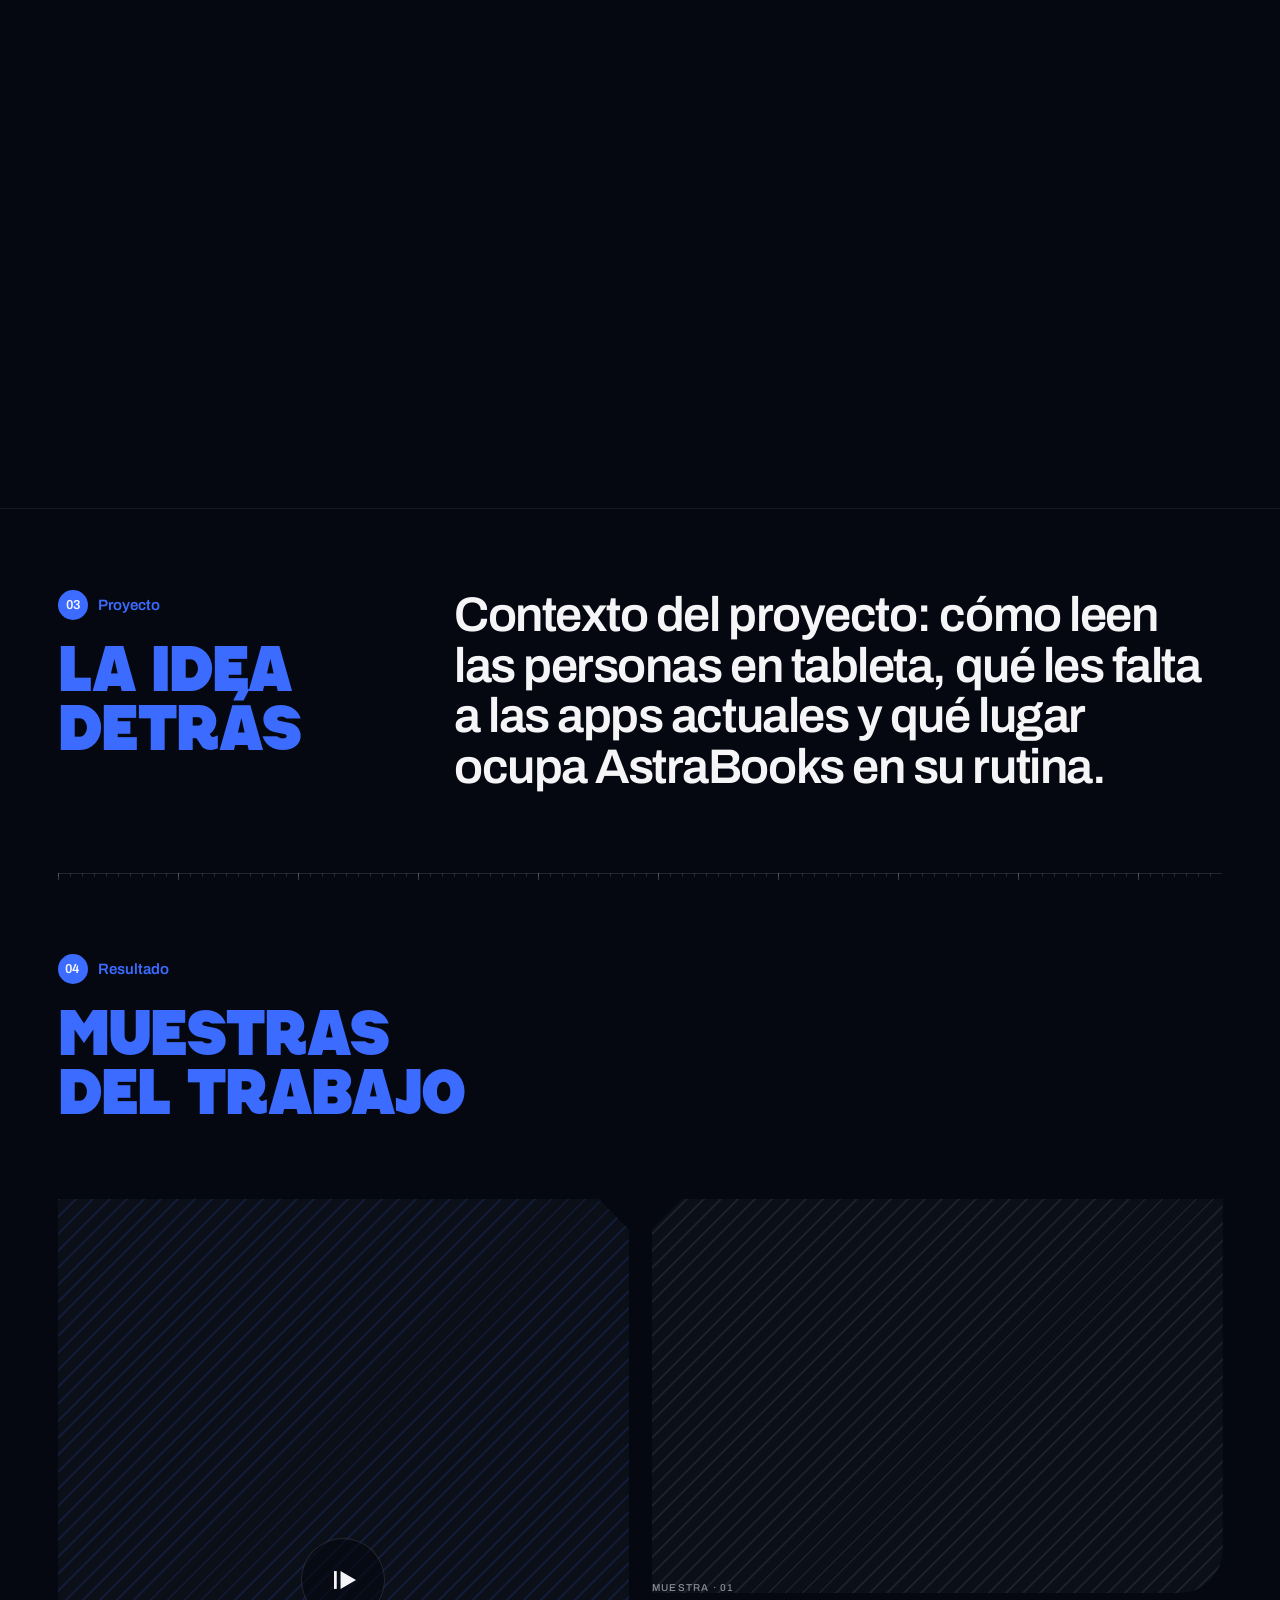
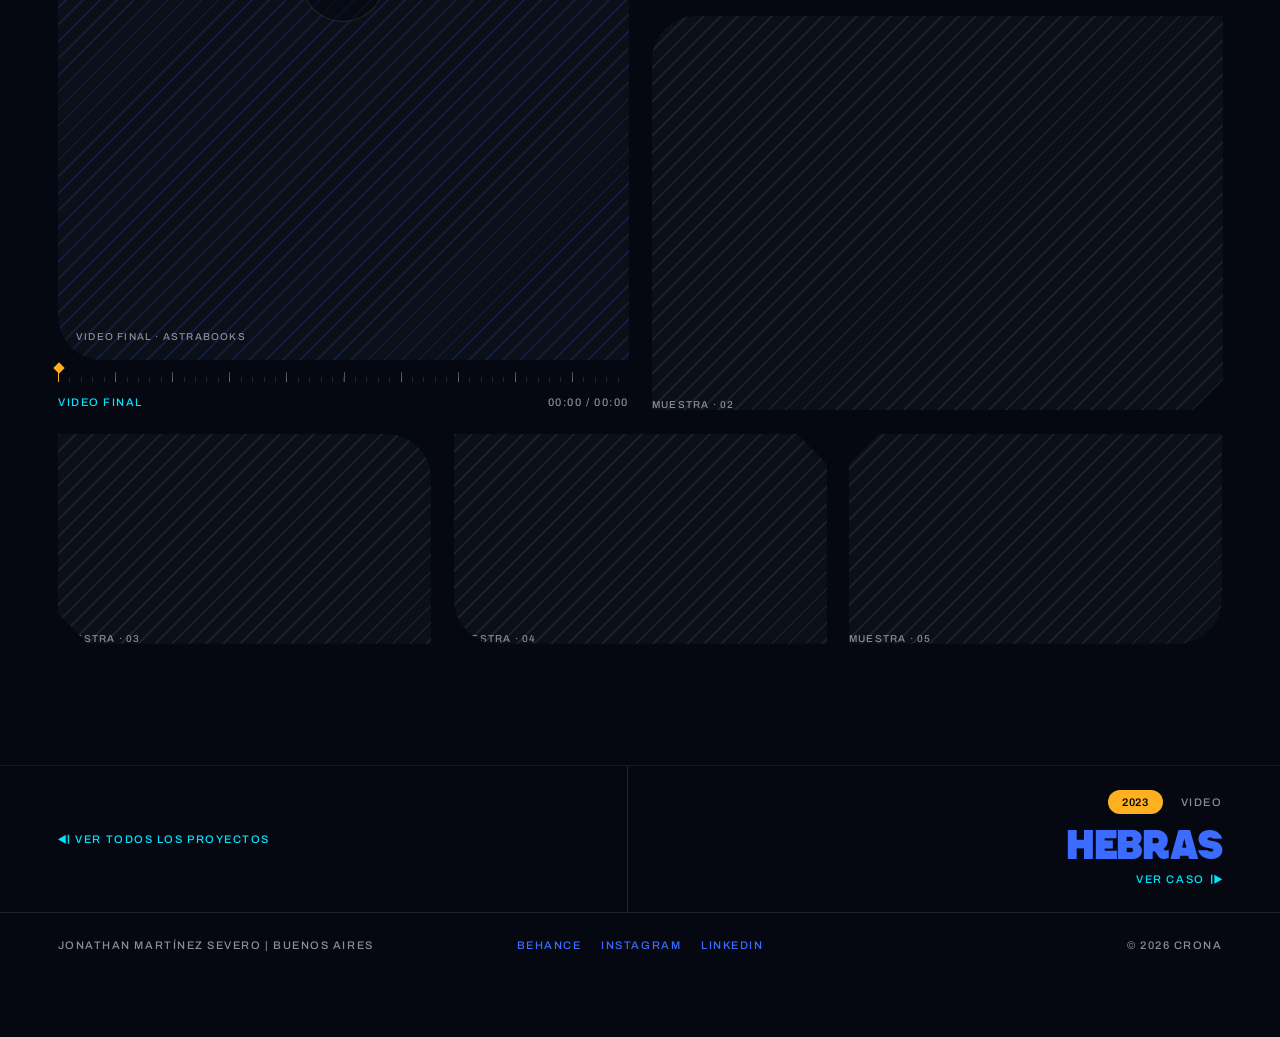
<file: proyectos/astrabooks.html>
<!DOCTYPE html>
<html lang="es-AR">
<head>
<meta charset="utf-8">
<meta name="viewport" content="width=device-width, initial-scale=1">
<title>AstraBooks | Crona</title>
<link rel="icon" type="image/svg+xml" href="../marca/favicon.svg">
<meta name="description" content="AstraBooks: app para tableta, diseño UX/UI. Caso de Crona, portfolio de Jonathan Andrés Martínez Severo.">
<meta name="theme-color" content="#050810">
<meta property="og:type" content="article">
<meta property="og:locale" content="es_AR">
<meta property="og:site_name" content="Crona">
<meta property="og:title" content="AstraBooks | Crona">
<meta property="og:description" content="App para tableta · UX/UI, 2026.">
<link rel="preconnect" href="https://fonts.googleapis.com">
<link rel="preconnect" href="https://fonts.gstatic.com" crossorigin="">
<link rel="stylesheet" href="https://fonts.googleapis.com/css2?family=Archivo:wght@400;500;600&amp;display=swap">
<link rel="preload" href="../fuentes/ClusterEdgeTrial-Black.otf" as="font" type="font/otf" crossorigin="">
<link rel="stylesheet" href="../css/crona.css">
<script src="../js/crona.js" defer></script>
<script src="../js/caso.js" defer></script>
</head>
<body data-formato="tableta" data-clip="#3B6CFF" data-video-mockup="" data-video-principal="">
<div class="guias" aria-hidden="true"><span></span><span></span><span></span><span></span><span></span><span></span></div>

<div class="cursor" data-js="cursor" aria-hidden="true"><span class="cursor__anillo" data-js="anillo"></span><span class="cursor__punto" data-js="punto"></span></div>

<header class="barra">
  <a class="barra__marca" href="../index.html" aria-label="Crona, inicio"><svg viewBox="0 0 442.7 107.9" aria-hidden="true"><path class="logo__tinta" d="M0,53.95C0,21.52,21.52,0,48.31,0c21.45,0,39.14,14.08,45.35,36.25h-35.32c-2.74-3.68-6.07-5.56-10.04-5.56-7.8,0-15.46,7.66-15.46,23.250s7.66,23.25,15.46,23.25c4.04,0,7.73-2.02,10.54-5.92h35.24c-6.14,22.39-24.05,36.62-45.79,36.62C21.52,107.9,0,86.38,0,53.95Z"></path><path class="logo__tinta" d="M105.64,2.17h47.23c22.97,0,39.43,16.47,39.43,37.84,0,12.49-5.78,23.33-15.17,30.12l3.61,5.06c1.3,1.73,3.54,2.31,5.56,1.52l9.46-3.61v30.33l-7.66,2.46c-10.54,3.39-23.33.51-28.89-7.87l-12.85-19.43h-8.59v27.15h-32.14V2.17ZM160.16,40.44c0-5.34-4.41-9.75-9.53-9.75h-12.85v19.5h12.85c5.13,0,9.53-4.41,9.53-9.75Z"></path><path fill="#3B6CFF" d="M324.63,105.73c-10.59,0-21.18,0-31.78,0,12.05-33.47,12.05-70.09,0-103.56,10.59,0,21.18,0,31.78,0,12.05,33.47,12.05,70.09,0,103.56Z"></path><polygon class="logo__tinta" points="288.91 70.48 270.62 52.62 232.65 105.73 263.71 105.73 288.91 70.48"></polygon><polygon fill="#3B6CFF" points="235.18 25.78 249.35 2.17 323.39 105.73 292.33 105.73 235.18 25.78"></polygon><path class="logo__tinta" d="M249.36,105.73c-10.59,0-21.18,0-31.78,0-12.05-33.47-12.05-70.09,0-103.56,10.59,0,21.18,0,31.78,0-12.05,33.47-12.05,70.09,0,103.56Z"></path><path fill="#3B6CFF" d="M371.71,2.17h41.6l29.39,103.56h-33.15l-2.67-11.55h-28.82l-2.67,11.55h-33.08L371.71,2.17ZM400.24,65.29l-7.73-33.65-7.8,33.65h15.53Z"></path></svg></a>
  <nav class="barra__menu etiqueta" aria-label="Secciones del sitio">
    <a href="../index.html#manifiesto"><span>01/ </span>Manifiesto</a>
    <a href="../index.html#destacados"><span>02/ </span>Destacados</a>
    <a href="../index.html#trabajos"><span>03/ </span>Trabajos</a>
  </nav>
  <a class="boton etiqueta" href="../index.html#contacto">Hablemos</a>
  <button class="hamburguesa" type="button" aria-label="Abrir menú" aria-expanded="false" data-js="hamburguesa"><span></span><span></span></button>
</header>

<main>

<section class="caso-apertura" id="apertura" data-js="apertura" aria-labelledby="rotulo-caso">
  <div class="caso-apertura__escena">
    <div class="caso-composicion caso-composicion--atras" data-js="fondo" aria-hidden="true">
      <div class="caso-composicion__reticula reticula"></div>
    </div>
    <div class="caso-visor" data-js="visor">
      <div class="caso-visor__capa caso-visor__capa--principal" data-js="capa-principal">
      </div>
      <div class="caso-visor__capa caso-visor__capa--mockup" data-js="capa-mockup">
      </div>
      <span class="caso-visor__play" data-js="play" aria-hidden="true"></span>
      <div class="caso-visor__barra" data-js="barra" aria-hidden="true"><span class="caso-visor__cabezal" data-js="cabezal-visor"></span></div>
    </div>
    <div class="caso-monitor esquinas esquinas--ambar" data-js="monitor" data-formato="tableta" aria-hidden="true">
      <div class="caso-monitor__guia"><span class="caso-monitor__cruz"></span><span class="caso-monitor__cruz"></span></div>
    </div>
    <div class="caso-apertura__titular" data-js="titular">
      <div class="caso-apertura__sup">
        <p class="numero" style="margin: 0;"><span>01</span>UX/UI · Tableta</p>
      </div>
      <h1 class="caso-apertura__titulo" id="rotulo-caso" style="--largo: 6.6;"><span>Astra</span><span>Books</span></h1>
    </div>
  </div>
</section>

<section class="caso-intro grilla-6" id="ficha" aria-label="Ficha del proyecto">
  <p class="subtitulo col-4" data-revelar="">Una app de lectura pensada para <span>la tableta</span>.</p>
  <dl class="caso-ficha etiqueta col-2 inicio-5" data-revelar="">
    <div style="align-items: center;"><dt>Año</dt><dd><span class="trabajo__anio" style="background: #FFB020; color: #050810;">2026</span></dd></div>
    <div><dt>Rol</dt><dd>Diseño UX/UI</dd></div>
    <div><dt>Duración</dt><dd>6 semanas</dd></div>
  </dl>
</section>

<section class="caso-proceso" id="proceso" data-js="proceso" aria-labelledby="rotulo-proceso">
  <div class="caso-proceso__escena">
    <a class="caso-saltar etiqueta" href="#proyecto" data-saltar="">Saltar línea de tiempo<svg class="flecha" viewBox="0 0 16 15" aria-hidden="true" style="transform: rotate(90deg);"><path d="M16 7.5L4.75 13.9952L4.75 1.00481L16 7.5Z"></path><rect y="1" width="2" height="13"></rect></svg></a>
    <div class="caso-proceso__pista" data-js="pista">
      <div class="caso-proceso__intro">
        <p class="numero"><span>02</span>Proceso</p>
        <h2 class="titulo" id="rotulo-proceso">De la idea<br>a la página</h2>
        <p class="nota" style="max-width: 30ch;">Seis semanas, cuatro tramos. Deslizá para recorrer la línea de trabajo.</p>
      </div>
      <article class="caso-tramo" style="--sem: 2;" data-sem="2">
        <div class="caso-tramo__clip"><span class="etiqueta">01_Investigación</span><span class="etiqueta">Sem 01–02</span></div>
        <div class="caso-tramo__cuerpo">
          <div class="caso-tramo__texto">
            <p class="manifiesto__marca caso-tramo__tiempo"><span class="manifiesto__numero">01</span></p>
            <h3 class="manifiesto__titulo caso-tramo__nombre">Investigación</h3>
            <p class="nota">Entrevistas a lectores, benchmark de apps de lectura y hábitos de uso en tableta.</p>
            <details class="caso-tareas" name="tareas-astra">
              <summary class="caso-tareas__boton etiqueta">Tareas<span class="caso-tareas__cuenta">03</span><span class="caso-tareas__mas" aria-hidden="true">+</span></summary>
              <ul class="caso-tareas__lista">
                <li>Entrevistas a lectores</li>
                <li>Benchmark de apps de lectura</li>
                <li>Hábitos de uso en tableta</li>
              </ul>
            </details>
          </div>
          <div class="marco caso-tramo__imagen"><!-- imagenes/astrabooks-proceso-01.webp --></div>
        </div>
      </article>
      <article class="caso-tramo" style="--sem: 1;" data-sem="1">
        <div class="caso-tramo__clip"><span class="etiqueta">02_Arquitectura</span><span class="etiqueta">Sem 03</span></div>
        <div class="caso-tramo__cuerpo">
          <div class="caso-tramo__texto">
            <p class="manifiesto__marca caso-tramo__tiempo"><span class="manifiesto__numero">02</span></p>
            <h3 class="manifiesto__titulo caso-tramo__nombre">Arquitectura</h3>
            <p class="nota">Biblioteca, lectura y descubrimiento: flujos principales y wireframes de baja.</p>
            <details class="caso-tareas" name="tareas-astra">
              <summary class="caso-tareas__boton etiqueta">Tareas<span class="caso-tareas__cuenta">03</span><span class="caso-tareas__mas" aria-hidden="true">+</span></summary>
              <ul class="caso-tareas__lista">
                <li>Flujos de biblioteca y lectura</li>
                <li>Descubrimiento de títulos</li>
                <li>Wireframes de baja</li>
              </ul>
            </details>
          </div>
          <div class="marco caso-tramo__imagen"><!-- imagenes/astrabooks-proceso-02.webp --></div>
        </div>
      </article>
      <article class="caso-tramo" style="--sem: 2;" data-sem="2">
        <div class="caso-tramo__clip"><span class="etiqueta">03_Diseño_UI</span><span class="etiqueta">Sem 04–05</span></div>
        <div class="caso-tramo__cuerpo">
          <div class="caso-tramo__texto">
            <p class="manifiesto__marca caso-tramo__tiempo"><span class="manifiesto__numero">03</span></p>
            <h3 class="manifiesto__titulo caso-tramo__nombre">Diseño UI</h3>
            <p class="nota">Sistema visual, tipografía de lectura y pantallas en alta fidelidad.</p>
            <details class="caso-tareas" name="tareas-astra">
              <summary class="caso-tareas__boton etiqueta">Tareas<span class="caso-tareas__cuenta">03</span><span class="caso-tareas__mas" aria-hidden="true">+</span></summary>
              <ul class="caso-tareas__lista">
                <li>Sistema visual</li>
                <li>Tipografía de lectura</li>
                <li>Pantallas en alta fidelidad</li>
              </ul>
            </details>
          </div>
          <div class="marco caso-tramo__imagen"><!-- imagenes/astrabooks-proceso-03.webp --></div>
        </div>
      </article>
      <article class="caso-tramo" style="--sem: 1;" data-sem="1">
        <div class="caso-tramo__clip"><span class="etiqueta">04_Testeo</span><span class="etiqueta">Sem 06</span></div>
        <div class="caso-tramo__cuerpo">
          <div class="caso-tramo__texto">
            <p class="manifiesto__marca caso-tramo__tiempo"><span class="manifiesto__numero">04</span></p>
            <h3 class="manifiesto__titulo caso-tramo__nombre">Prototipo y testeo</h3>
            <p class="nota">Prototipo navegable, pruebas de usabilidad y ajustes finales.</p>
            <details class="caso-tareas" name="tareas-astra">
              <summary class="caso-tareas__boton etiqueta">Tareas<span class="caso-tareas__cuenta">03</span><span class="caso-tareas__mas" aria-hidden="true">+</span></summary>
              <ul class="caso-tareas__lista">
                <li>Prototipo navegable</li>
                <li>Pruebas de usabilidad</li>
                <li>Ajustes finales</li>
              </ul>
            </details>
          </div>
          <div class="marco caso-tramo__imagen"><!-- imagenes/astrabooks-proceso-04.webp --></div>
        </div>
      </article>
    </div>
    
  </div>
</section>

<section class="caso-relato grilla-6" id="proyecto" aria-labelledby="rotulo-relato">
  <div class="caso-relato__encabezado col-2">
    <p class="numero"><span>03</span>Proyecto</p>
    <h2 class="titulo" id="rotulo-relato">La idea<br>detrás</h2>
  </div>
  <div class="caso-relato__cuerpo col-4 inicio-3">
    <p class="subtitulo" data-revelar="">Contexto del proyecto: cómo leen las personas en tableta, qué les falta a las apps actuales y qué lugar ocupa AstraBooks en su rutina.</p>
    <div class="caso-relato__bloques">
      <article class="caso-relato__bloque" data-revelar="">
        <div class="caso-relato__imagen"><!-- imagenes/astrabooks-relato-01.webp --></div>
        <div class="caso-relato__texto">
          <h3 class="manifiesto__titulo">Desafío</h3>
          <p class="nota">Qué había que resolver: lectura cómoda en sesiones largas, una biblioteca ordenada y recomendaciones útiles.</p>
          <p class="nota">Segundo párrafo para ampliar el desafío: contexto del cliente, objetivos de negocio y qué se esperaba lograr con la pieza.</p>
        </div>
      </article>
      <article class="caso-relato__bloque" data-revelar="">
        <div class="caso-relato__imagen"><!-- imagenes/astrabooks-relato-02.webp --></div>
        <div class="caso-relato__texto">
          <h3 class="manifiesto__titulo">Enfoque</h3>
          <p class="nota">Cómo se resolvió: modo lectura sin distracciones, gestos simples y un layout que aprovecha la pantalla grande.</p>
          <p class="nota">Segundo párrafo para ampliar el enfoque: alternativas que se exploraron, por qué se eligió este camino y cómo se validó.</p>
        </div>
      </article>
      <article class="caso-relato__bloque" data-revelar="">
        <div class="caso-relato__imagen"><!-- imagenes/astrabooks-relato-03.webp --></div>
        <div class="caso-relato__texto">
          <h3 class="manifiesto__titulo">Aprendizajes</h3>
          <p class="nota">Qué mostraron las pruebas con lectores y qué se ajustó en la navegación y en la lectura.</p>
          <p class="nota">Segundo párrafo para ampliar los aprendizajes: resultados obtenidos, devoluciones del cliente o del público y próximos pasos.</p>
        </div>
      </article>
    </div>
  </div>
</section>

<section class="caso-resultado seccion-regla" id="resultado" aria-labelledby="rotulo-resultado">
  <div class="caso-resultado__encabezado">
    <p class="numero"><span>04</span>Resultado</p>
    <h2 class="titulo" id="rotulo-resultado">Muestras<br>del trabajo</h2>
  </div>
  <div class="caso-galeria grilla-6" data-formato="tablet">
    <figure class="caso-final" data-js="video-final" data-revelar="">
      <div class="caso-final__pantalla marco marco--acento">
        <span>VIDEO FINAL · ASTRABOOKS</span>
        <button type="button" class="caso-final__play" data-js="play" aria-label="Reproducir video final"><svg viewBox="0 0 16 15" aria-hidden="true"><path d="M16 7.5L4.75 13.9952L4.75 1.00481L16 7.5Z"></path><rect y="1" width="2" height="13"></rect></svg></button>
      </div>
      <div class="caso-final__barra" aria-hidden="true"><span class="caso-final__avance" data-js="avance"></span><span class="caso-final__cabezal" data-js="cabezal"></span></div>
      <figcaption class="etiqueta"><span class="caso-final__rotulo">Video final</span><span class="caso-final__tiempo" data-js="tiempo">00:00 / 00:00</span></figcaption>
    </figure>
    <div class="caso-galeria__lado">
      <figure class="caso-pieza" data-revelar="">
        <div class="caso-pieza__ventana" role="button" tabindex="0" aria-label="Ampliar imagen"><div class="marco" data-velocidad="0.16"><span>MUESTRA · 01</span></div></div>
      </figure>
      <figure class="caso-pieza" data-revelar="">
        <div class="caso-pieza__ventana" role="button" tabindex="0" aria-label="Ampliar imagen"><div class="marco" data-velocidad="0.12"><span>MUESTRA · 02</span></div></div>
      </figure>
    </div>
    <figure class="caso-pieza" data-revelar="">
      <div class="caso-pieza__ventana" role="button" tabindex="0" aria-label="Ampliar imagen"><div class="marco" data-velocidad="0.14"><span>MUESTRA · 03</span></div></div>
    </figure>
    <figure class="caso-pieza" data-revelar="">
      <div class="caso-pieza__ventana" role="button" tabindex="0" aria-label="Ampliar imagen"><div class="marco" data-velocidad="0.1"><span>MUESTRA · 04</span></div></div>
    </figure>
    <figure class="caso-pieza" data-revelar="">
      <div class="caso-pieza__ventana" role="button" tabindex="0" aria-label="Ampliar imagen"><div class="marco" data-velocidad="0.16"><span>MUESTRA · 05</span></div></div>
    </figure>
  </div>
</section>

<section id="siguiente" class="caso-mas grilla-6" aria-label="Más proyectos">
  <a class="caso-mas__todos col-3" href="../index.html#trabajos">
    <span class="caso-mas__accion etiqueta"><svg class="flecha flecha--izq" viewBox="0 0 16 15" aria-hidden="true"><path d="M16 7.5L4.75 13.9952L4.75 1.00481L16 7.5Z"></path><rect y="1" width="2" height="13"></rect></svg>Ver todos los proyectos</span>
  </a>
  <a class="caso-mas__siguiente col-3" href="hebras.html">
    <span class="caso-siguiente__datos etiqueta"><span class="trabajo__anio" style="background: #FFB020; color: #050810;">2023</span><span>Video</span></span>
    <span class="trabajo__titulo caso-siguiente__titulo">Hebras</span>
    <span class="caso-siguiente__ver etiqueta">Ver caso<svg class="flecha" viewBox="0 0 16 15" aria-hidden="true"><path d="M16 7.5L4.75 13.9952L4.75 1.00481L16 7.5Z"></path><rect y="1" width="2" height="13"></rect></svg></span>
  </a>
</section>

</main>

<footer class="pie grilla-6" style="padding-bottom: 84px;">
  <p class="etiqueta col-2">Jonathan Martínez Severo | Buenos Aires</p>
  <ul class="pie__enlaces etiqueta col-2 inicio-3">
    <li><a href="../index.html#contacto">Behance</a></li>
    <li><a href="../index.html#contacto">Instagram</a></li>
    <li><a href="../index.html#contacto">LinkedIn</a></li>
  </ul>
  <p class="etiqueta col-2 inicio-5 fin">© 2026 Crona</p>
</footer>

<nav class="tira" data-js="tira" aria-label="Secuencia del caso">
  <div class="tira__cuerpo">
    <div class="tira__regla" aria-hidden="true"></div>
    <div class="tira__pista">
      <button type="button" class="tira__clip" data-ir="apertura">Video</button>
      <button type="button" class="tira__clip" data-ir="ficha">Ficha</button>
      <button type="button" class="tira__clip" data-ir="proceso">Proceso</button>
      <button type="button" class="tira__clip" data-ir="proyecto">Proyecto</button>
      <button type="button" class="tira__clip" data-ir="resultado">Resultado</button>
      <button type="button" class="tira__clip" data-ir="siguiente">Siguiente</button>
    </div>
    <span class="tira__cabezal" data-js="cabezal" aria-hidden="true"></span>
  </div>
</nav>
</body>
</html>
</file>
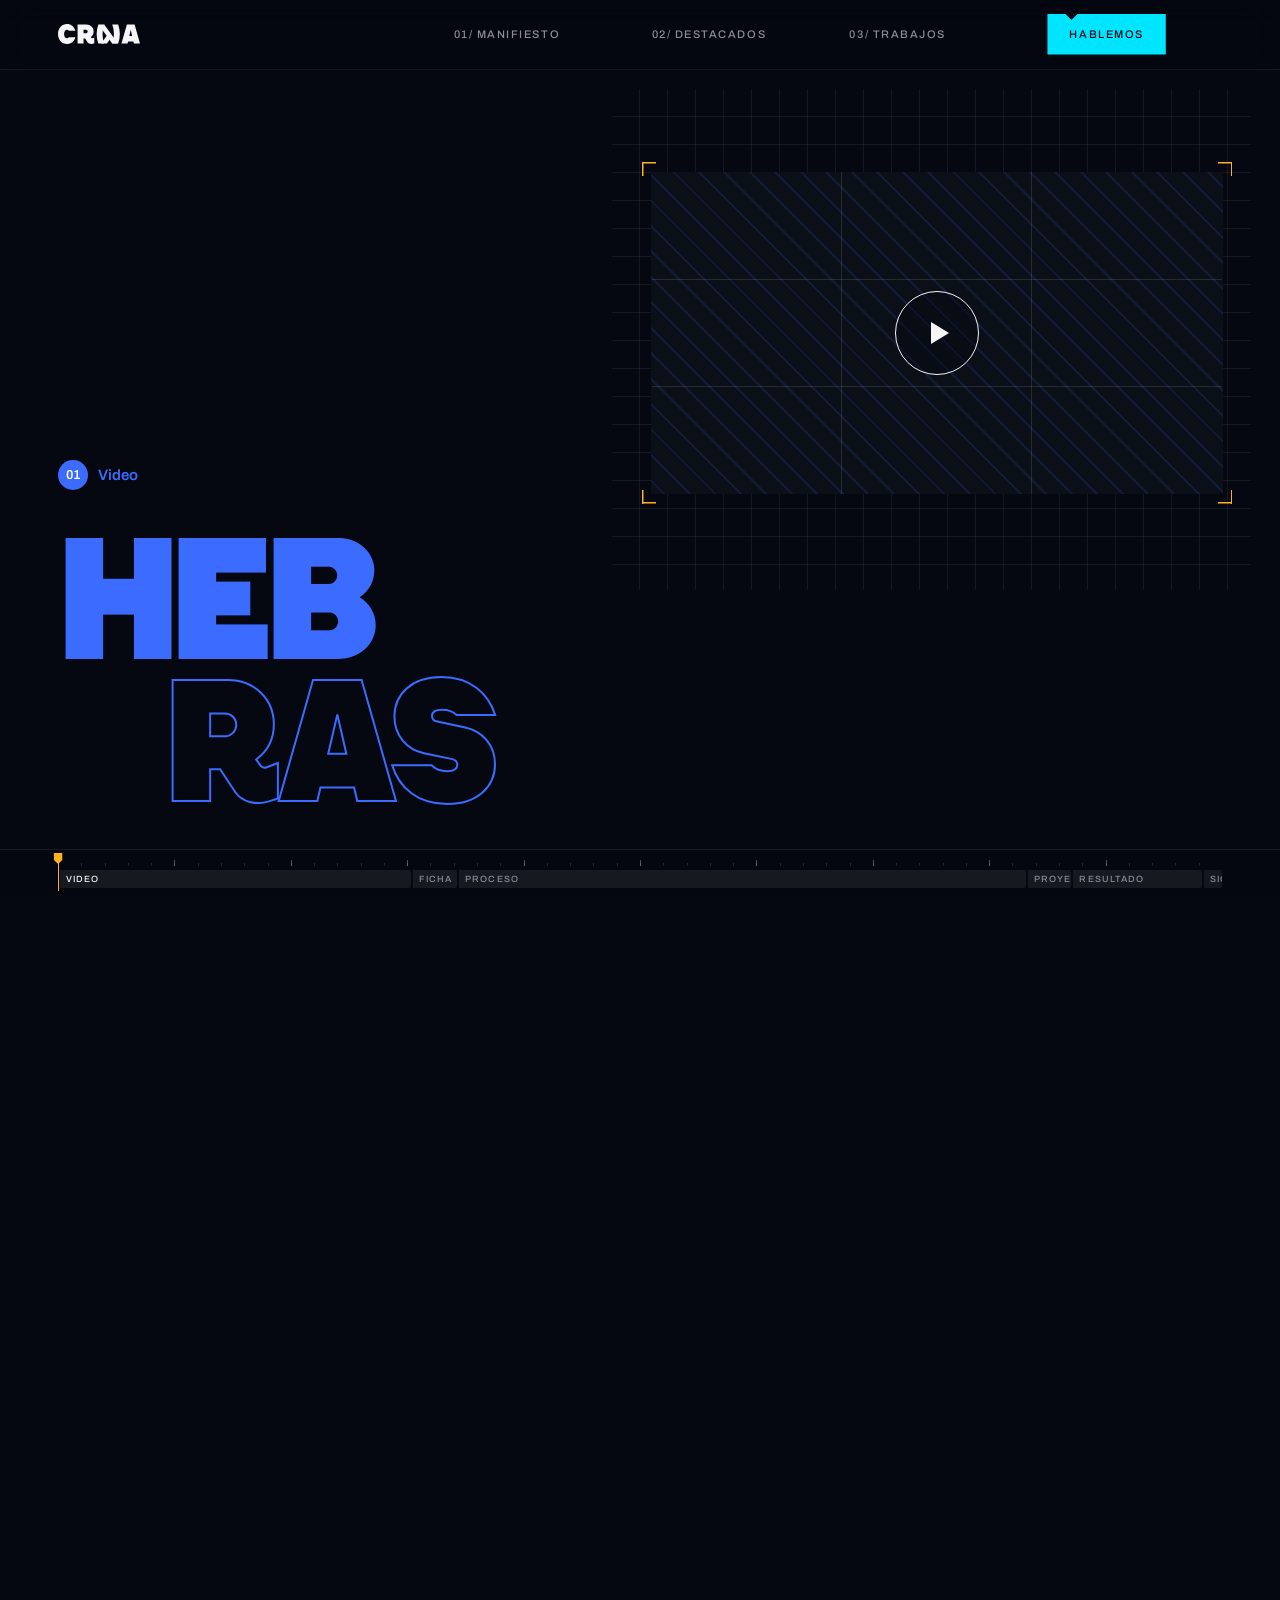
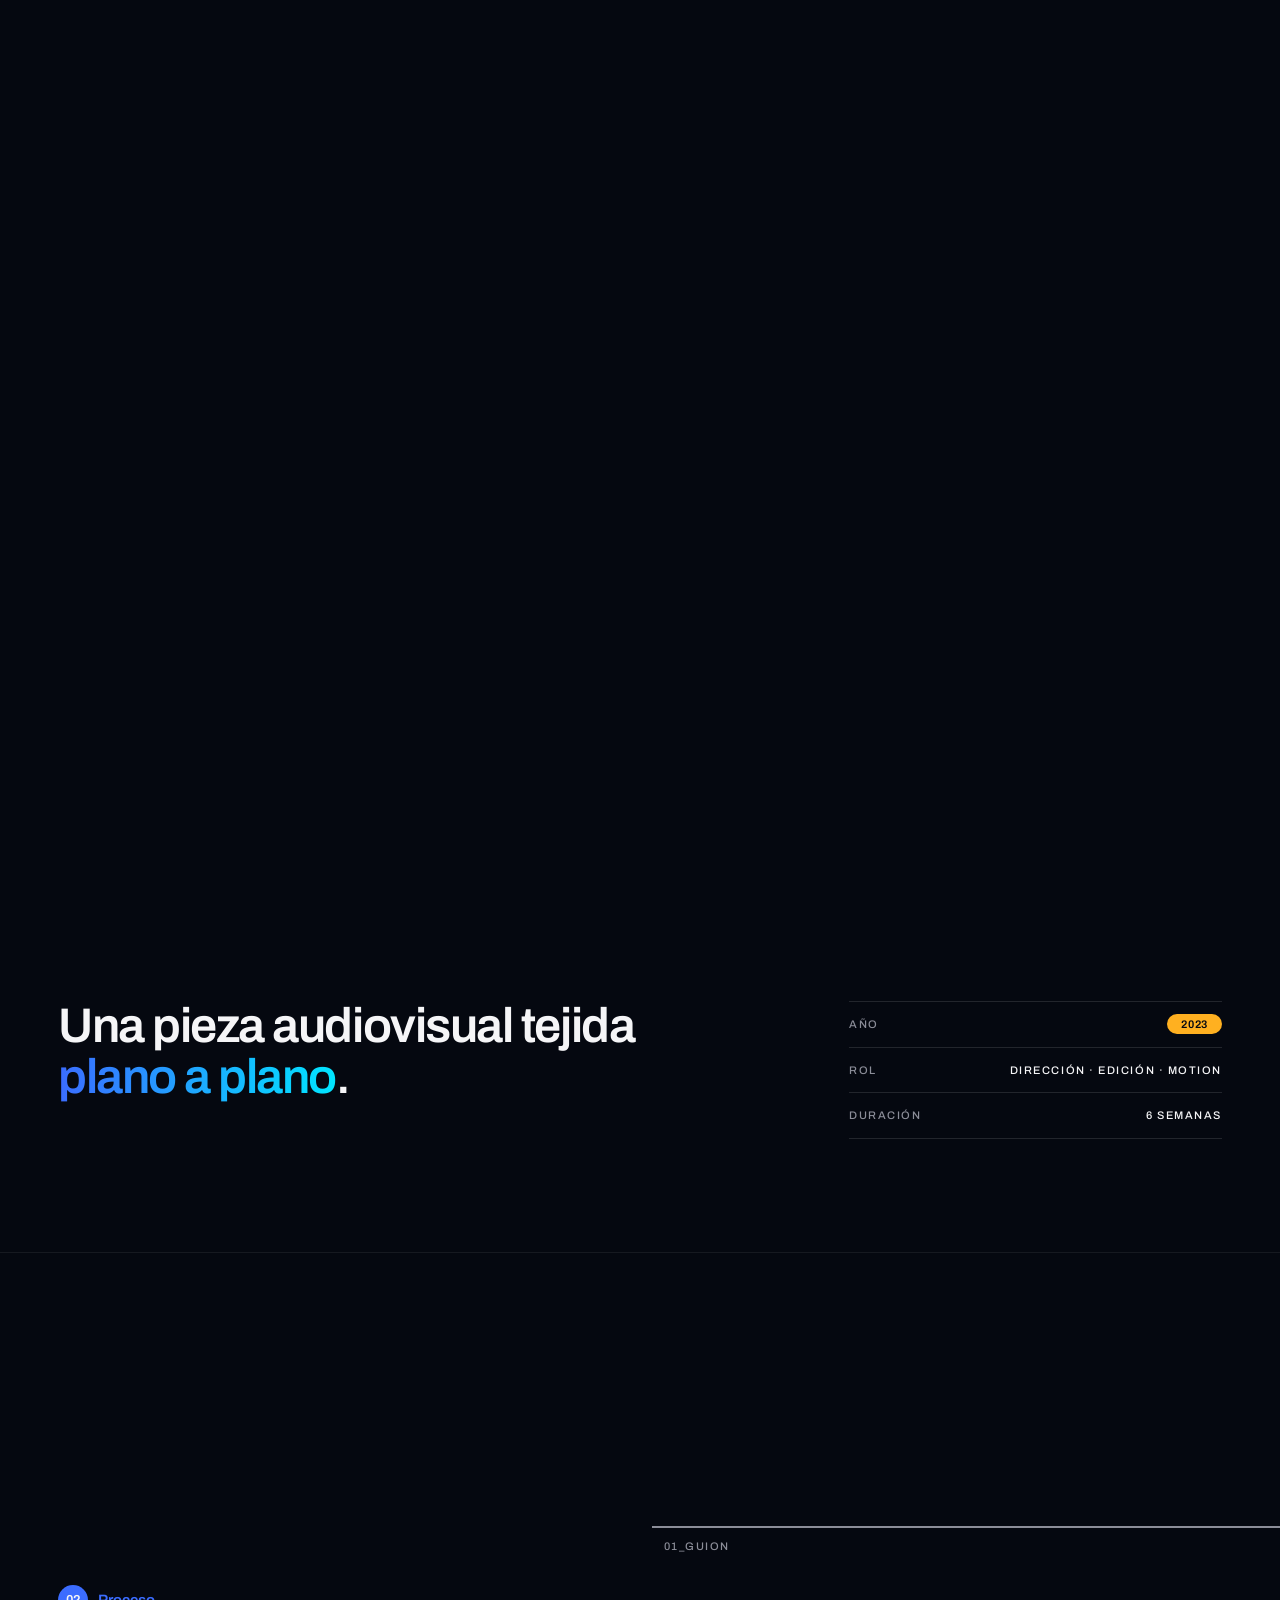
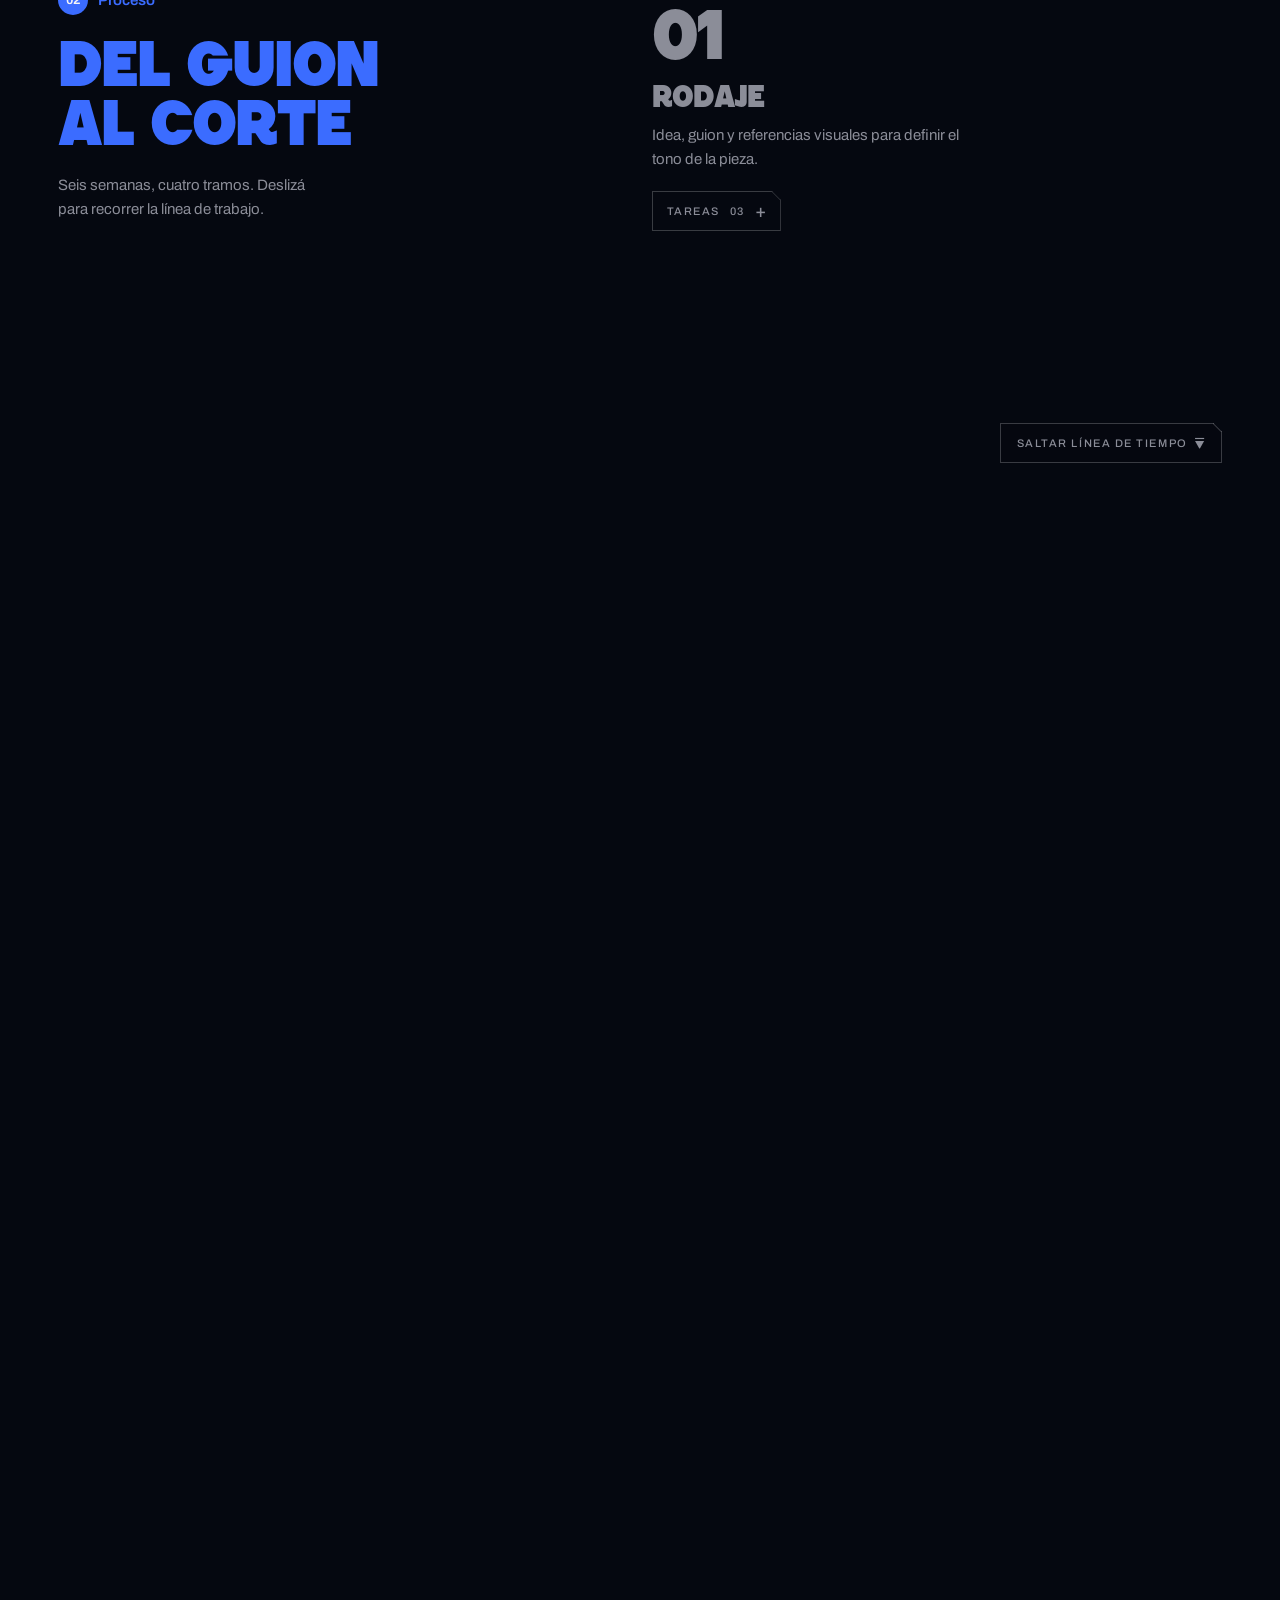
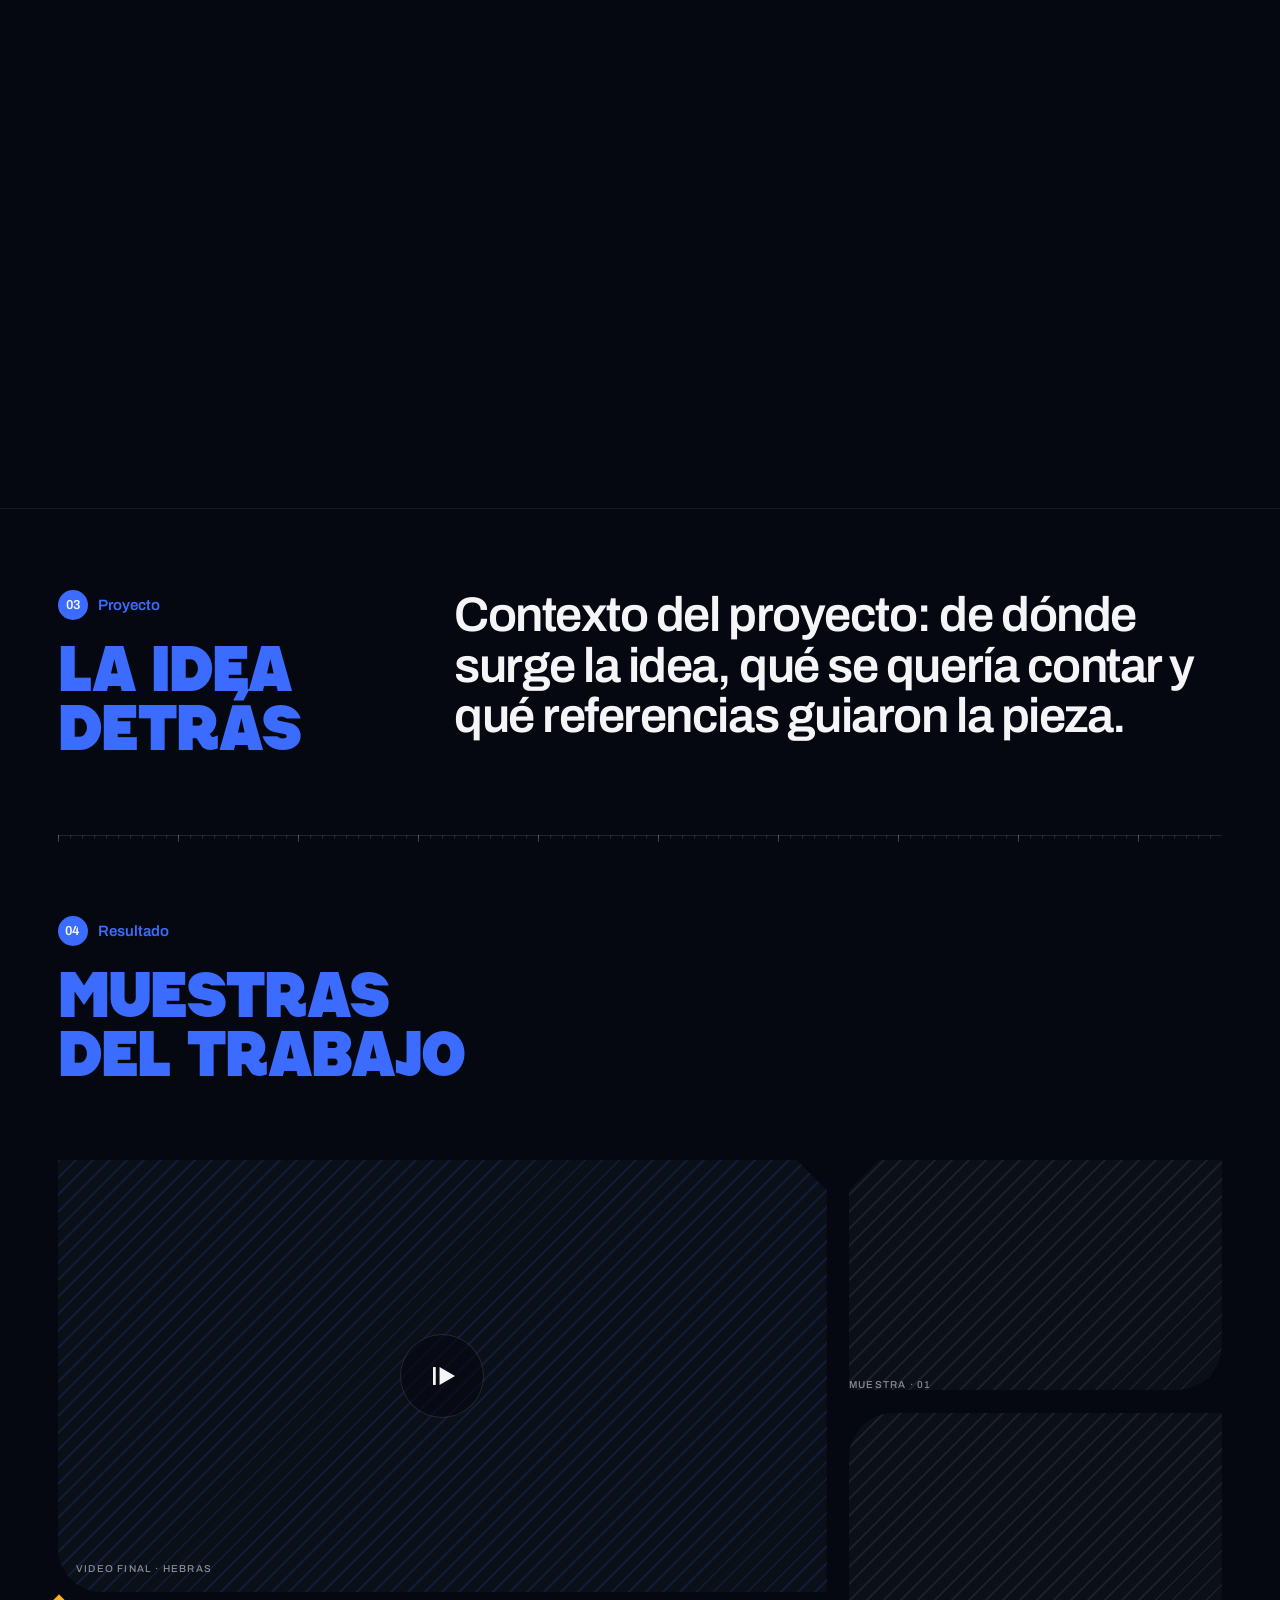
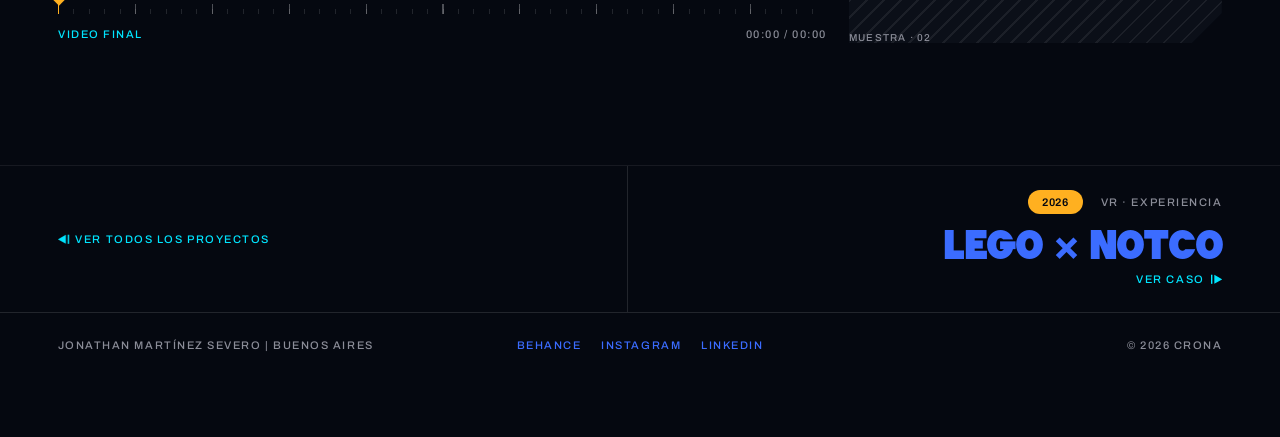
<file: proyectos/hebras.html>
<!DOCTYPE html>
<html lang="es-AR">
<head>
<meta charset="utf-8">
<meta name="viewport" content="width=device-width, initial-scale=1">
<title>Hebras | Crona</title>
<link rel="icon" type="image/svg+xml" href="../marca/favicon.svg">
<meta name="description" content="Hebras: pieza audiovisual. Caso de Crona, portfolio de Jonathan Andrés Martínez Severo.">
<meta name="theme-color" content="#050810">
<meta property="og:type" content="article">
<meta property="og:locale" content="es_AR">
<meta property="og:site_name" content="Crona">
<meta property="og:title" content="Hebras | Crona">
<meta property="og:description" content="Video, 2023.">
<link rel="preconnect" href="https://fonts.googleapis.com">
<link rel="preconnect" href="https://fonts.gstatic.com" crossorigin="">
<link rel="stylesheet" href="https://fonts.googleapis.com/css2?family=Archivo:wght@400;500;600&amp;display=swap">
<link rel="preload" href="../fuentes/ClusterEdgeTrial-Black.otf" as="font" type="font/otf" crossorigin="">
<link rel="stylesheet" href="../css/crona.css">
<script src="../js/crona.js" defer></script>
<script src="../js/caso.js" defer></script>
</head>
<body data-formato="video" data-clip="#3B6CFF" data-video-mockup="" data-video-principal="">
<div class="guias" aria-hidden="true"><span></span><span></span><span></span><span></span><span></span><span></span></div>

<div class="cursor" data-js="cursor" aria-hidden="true"><span class="cursor__anillo" data-js="anillo"></span><span class="cursor__punto" data-js="punto"></span></div>

<header class="barra">
  <a class="barra__marca" href="../index.html" aria-label="Crona, inicio"><svg viewBox="0 0 442.7 107.9" aria-hidden="true"><path class="logo__tinta" d="M0,53.95C0,21.52,21.52,0,48.31,0c21.45,0,39.14,14.08,45.35,36.25h-35.32c-2.74-3.68-6.07-5.56-10.04-5.56-7.8,0-15.46,7.66-15.46,23.250s7.66,23.25,15.46,23.25c4.04,0,7.73-2.02,10.54-5.92h35.24c-6.14,22.39-24.05,36.62-45.79,36.62C21.52,107.9,0,86.38,0,53.95Z"></path><path class="logo__tinta" d="M105.64,2.17h47.23c22.97,0,39.43,16.47,39.43,37.84,0,12.49-5.78,23.33-15.17,30.12l3.61,5.06c1.3,1.73,3.54,2.31,5.56,1.52l9.46-3.61v30.33l-7.66,2.46c-10.54,3.39-23.33.51-28.89-7.87l-12.85-19.43h-8.59v27.15h-32.14V2.17ZM160.16,40.44c0-5.34-4.41-9.75-9.53-9.75h-12.85v19.5h12.85c5.13,0,9.53-4.41,9.53-9.75Z"></path><path fill="#3B6CFF" d="M324.63,105.73c-10.59,0-21.18,0-31.78,0,12.05-33.47,12.05-70.09,0-103.56,10.59,0,21.18,0,31.78,0,12.05,33.47,12.05,70.09,0,103.56Z"></path><polygon class="logo__tinta" points="288.91 70.48 270.62 52.62 232.65 105.73 263.71 105.73 288.91 70.48"></polygon><polygon fill="#3B6CFF" points="235.18 25.78 249.35 2.17 323.39 105.73 292.33 105.73 235.18 25.78"></polygon><path class="logo__tinta" d="M249.36,105.73c-10.59,0-21.18,0-31.78,0-12.05-33.47-12.05-70.09,0-103.56,10.59,0,21.18,0,31.78,0-12.05,33.47-12.05,70.09,0,103.56Z"></path><path fill="#3B6CFF" d="M371.71,2.17h41.6l29.39,103.56h-33.15l-2.67-11.55h-28.82l-2.67,11.55h-33.08L371.71,2.17ZM400.24,65.29l-7.73-33.65-7.8,33.65h15.53Z"></path></svg></a>
  <nav class="barra__menu etiqueta" aria-label="Secciones del sitio">
    <a href="../index.html#manifiesto"><span>01/ </span>Manifiesto</a>
    <a href="../index.html#destacados"><span>02/ </span>Destacados</a>
    <a href="../index.html#trabajos"><span>03/ </span>Trabajos</a>
  </nav>
  <a class="boton etiqueta" href="../index.html#contacto">Hablemos</a>
  <button class="hamburguesa" type="button" aria-label="Abrir menú" aria-expanded="false" data-js="hamburguesa"><span></span><span></span></button>
</header>

<main>

<section class="caso-apertura" id="apertura" data-js="apertura" aria-labelledby="rotulo-caso">
  <div class="caso-apertura__escena">
    <div class="caso-composicion caso-composicion--atras" data-js="fondo" aria-hidden="true">
      <div class="caso-composicion__reticula reticula"></div>
    </div>
    <div class="caso-visor" data-js="visor">
      <div class="caso-visor__capa caso-visor__capa--principal" data-js="capa-principal">
      </div>
      <div class="caso-visor__capa caso-visor__capa--mockup" data-js="capa-mockup">
      </div>
      <span class="caso-visor__play" data-js="play" aria-hidden="true"></span>
      <div class="caso-visor__barra" data-js="barra" aria-hidden="true"><span class="caso-visor__cabezal" data-js="cabezal-visor"></span></div>
    </div>
    <div class="caso-monitor esquinas esquinas--ambar" data-js="monitor" data-formato="video" aria-hidden="true">
      <div class="caso-monitor__guia"><span class="caso-monitor__cruz"></span><span class="caso-monitor__cruz"></span></div>
    </div>
    <div class="caso-apertura__titular" data-js="titular">
      <div class="caso-apertura__sup">
        <p class="numero" style="margin: 0;"><span>01</span>Video</p>
      </div>
      <h1 class="caso-apertura__titulo" id="rotulo-caso" style="--largo: 4.6;"><span>Heb</span><span>ras</span></h1>
    </div>
  </div>
</section>

<section class="caso-intro grilla-6" id="ficha" aria-label="Ficha del proyecto">
  <p class="subtitulo col-4" data-revelar="">Una pieza audiovisual tejida <span>plano a plano</span>.</p>
  <dl class="caso-ficha etiqueta col-2 inicio-5" data-revelar="">
    <div style="align-items: center;"><dt>Año</dt><dd><span class="trabajo__anio" style="background: #FFB020; color: #050810;">2023</span></dd></div>
    <div><dt>Rol</dt><dd>Dirección · Edición · Motion</dd></div>
    <div><dt>Duración</dt><dd>6 semanas</dd></div>
  </dl>
</section>

<section class="caso-proceso" id="proceso" data-js="proceso" aria-labelledby="rotulo-proceso">
  <div class="caso-proceso__escena">
    <a class="caso-saltar etiqueta" href="#proyecto" data-saltar="">Saltar línea de tiempo<svg class="flecha" viewBox="0 0 16 15" aria-hidden="true" style="transform: rotate(90deg);"><path d="M16 7.5L4.75 13.9952L4.75 1.00481L16 7.5Z"></path><rect y="1" width="2" height="13"></rect></svg></a>
    <div class="caso-proceso__pista" data-js="pista">
      <div class="caso-proceso__intro">
        <p class="numero"><span>02</span>Proceso</p>
        <h2 class="titulo" id="rotulo-proceso">Del guion<br>al corte</h2>
        <p class="nota" style="max-width: 30ch;">Seis semanas, cuatro tramos. Deslizá para recorrer la línea de trabajo.</p>
      </div>
      <article class="caso-tramo" style="--sem: 2;" data-sem="2">
        <div class="caso-tramo__clip"><span class="etiqueta">01_Guion</span><span class="etiqueta">Sem 01–02</span></div>
        <div class="caso-tramo__cuerpo">
          <div class="caso-tramo__texto">
            <p class="manifiesto__marca caso-tramo__tiempo"><span class="manifiesto__numero">01</span></p>
            <h3 class="manifiesto__titulo caso-tramo__nombre">Rodaje</h3>
            <p class="nota">Idea, guion y referencias visuales para definir el tono de la pieza.</p>
            <details class="caso-tareas" name="tareas-hebras">
              <summary class="caso-tareas__boton etiqueta">Tareas<span class="caso-tareas__cuenta">03</span><span class="caso-tareas__mas" aria-hidden="true">+</span></summary>
              <ul class="caso-tareas__lista">
                <li>Idea y guion</li>
                <li>Referencias visuales</li>
                <li>Definición del tono</li>
              </ul>
            </details>
          </div>
          <div class="marco caso-tramo__imagen"><!-- imagenes/hebras-proceso-01.webp --></div>
        </div>
      </article>
      <article class="caso-tramo" style="--sem: 1;" data-sem="1">
        <div class="caso-tramo__clip"><span class="etiqueta">02_Rodaje</span><span class="etiqueta">Sem 03</span></div>
        <div class="caso-tramo__cuerpo">
          <div class="caso-tramo__texto">
            <p class="manifiesto__marca caso-tramo__tiempo"><span class="manifiesto__numero">02</span></p>
            <h3 class="manifiesto__titulo caso-tramo__nombre">Guion</h3>
            <p class="nota">Planificación de planos, rodaje y registro de material.</p>
            <details class="caso-tareas" name="tareas-hebras">
              <summary class="caso-tareas__boton etiqueta">Tareas<span class="caso-tareas__cuenta">03</span><span class="caso-tareas__mas" aria-hidden="true">+</span></summary>
              <ul class="caso-tareas__lista">
                <li>Planificación de planos</li>
                <li>Rodaje</li>
                <li>Registro de material</li>
              </ul>
            </details>
          </div>
          <div class="marco caso-tramo__imagen"><!-- imagenes/hebras-proceso-02.webp --></div>
        </div>
      </article>
      <article class="caso-tramo" style="--sem: 2;" data-sem="2">
        <div class="caso-tramo__clip"><span class="etiqueta">03_Edición</span><span class="etiqueta">Sem 04–05</span></div>
        <div class="caso-tramo__cuerpo">
          <div class="caso-tramo__texto">
            <p class="manifiesto__marca caso-tramo__tiempo"><span class="manifiesto__numero">03</span></p>
            <h3 class="manifiesto__titulo caso-tramo__nombre">Edición</h3>
            <p class="nota">Armado del corte, ritmo y estructura narrativa.</p>
            <details class="caso-tareas" name="tareas-hebras">
              <summary class="caso-tareas__boton etiqueta">Tareas<span class="caso-tareas__cuenta">03</span><span class="caso-tareas__mas" aria-hidden="true">+</span></summary>
              <ul class="caso-tareas__lista">
                <li>Armado del corte</li>
                <li>Ritmo</li>
                <li>Estructura narrativa</li>
              </ul>
            </details>
          </div>
          <div class="marco caso-tramo__imagen"><!-- imagenes/hebras-proceso-03.webp --></div>
        </div>
      </article>
      <article class="caso-tramo" style="--sem: 1;" data-sem="1">
        <div class="caso-tramo__clip"><span class="etiqueta">04_Postproducción</span><span class="etiqueta">Sem 06</span></div>
        <div class="caso-tramo__cuerpo">
          <div class="caso-tramo__texto">
            <p class="manifiesto__marca caso-tramo__tiempo"><span class="manifiesto__numero">04</span></p>
            <h3 class="manifiesto__titulo caso-tramo__nombre">Postproducción</h3>
            <p class="nota">Color, sonido, motion y entrega final.</p>
            <details class="caso-tareas" name="tareas-hebras">
              <summary class="caso-tareas__boton etiqueta">Tareas<span class="caso-tareas__cuenta">03</span><span class="caso-tareas__mas" aria-hidden="true">+</span></summary>
              <ul class="caso-tareas__lista">
                <li>Color</li>
                <li>Sonido y motion</li>
                <li>Entrega final</li>
              </ul>
            </details>
          </div>
          <div class="marco caso-tramo__imagen"><!-- imagenes/hebras-proceso-04.webp --></div>
        </div>
      </article>
    </div>
    
  </div>
</section>

<section class="caso-relato grilla-6" id="proyecto" aria-labelledby="rotulo-relato">
  <div class="caso-relato__encabezado col-2">
    <p class="numero"><span>03</span>Proyecto</p>
    <h2 class="titulo" id="rotulo-relato">La idea<br>detrás</h2>
  </div>
  <div class="caso-relato__cuerpo col-4 inicio-3">
    <p class="subtitulo" data-revelar="">Contexto del proyecto: de dónde surge la idea, qué se quería contar y qué referencias guiaron la pieza.</p>
    <div class="caso-relato__bloques">
      <article class="caso-relato__bloque" data-revelar="">
        <div class="caso-relato__imagen"><!-- imagenes/hebras-relato-01.webp --></div>
        <div class="caso-relato__texto">
          <h3 class="manifiesto__titulo">Desafío</h3>
          <p class="nota">Qué había que resolver: contar la historia en poco tiempo, con los recursos y plazos disponibles.</p>
          <p class="nota">Segundo párrafo para ampliar el desafío: contexto del cliente, objetivos de negocio y qué se esperaba lograr con la pieza.</p>
        </div>
      </article>
      <article class="caso-relato__bloque" data-revelar="">
        <div class="caso-relato__imagen"><!-- imagenes/hebras-relato-02.webp --></div>
        <div class="caso-relato__texto">
          <h3 class="manifiesto__titulo">Enfoque</h3>
          <p class="nota">Cómo se resolvió: puesta en cámara, ritmo de montaje, color y sonido.</p>
          <p class="nota">Segundo párrafo para ampliar el enfoque: alternativas que se exploraron, por qué se eligió este camino y cómo se validó.</p>
        </div>
      </article>
      <article class="caso-relato__bloque" data-revelar="">
        <div class="caso-relato__imagen"><!-- imagenes/hebras-relato-03.webp --></div>
        <div class="caso-relato__texto">
          <h3 class="manifiesto__titulo">Aprendizajes</h3>
          <p class="nota">Qué funcionó en el corte final y qué se llevaría a la próxima pieza.</p>
          <p class="nota">Segundo párrafo para ampliar los aprendizajes: resultados obtenidos, devoluciones del cliente o del público y próximos pasos.</p>
        </div>
      </article>
    </div>
  </div>
</section>

<section class="caso-resultado seccion-regla" id="resultado" aria-labelledby="rotulo-resultado">
  <div class="caso-resultado__encabezado">
    <p class="numero"><span>04</span>Resultado</p>
    <h2 class="titulo" id="rotulo-resultado">Muestras<br>del trabajo</h2>
  </div>
  <div class="caso-galeria grilla-6" data-formato="horizontal">
    <figure class="caso-final" data-js="video-final" data-revelar="">
      <div class="caso-final__pantalla marco marco--acento">
        <span>VIDEO FINAL · HEBRAS</span>
        <button type="button" class="caso-final__play" data-js="play" aria-label="Reproducir video final"><svg viewBox="0 0 16 15" aria-hidden="true"><path d="M16 7.5L4.75 13.9952L4.75 1.00481L16 7.5Z"></path><rect y="1" width="2" height="13"></rect></svg></button>
      </div>
      <div class="caso-final__barra" aria-hidden="true"><span class="caso-final__avance" data-js="avance"></span><span class="caso-final__cabezal" data-js="cabezal"></span></div>
      <figcaption class="etiqueta"><span class="caso-final__rotulo">Video final</span><span class="caso-final__tiempo" data-js="tiempo">00:00 / 00:00</span></figcaption>
    </figure>
    <div class="caso-galeria__lado">
      <figure class="caso-pieza" data-revelar="">
        <div class="caso-pieza__ventana" role="button" tabindex="0" aria-label="Ampliar imagen"><div class="marco" data-velocidad="0.16"><span>MUESTRA · 01</span></div></div>
      </figure>
      <figure class="caso-pieza" data-revelar="">
        <div class="caso-pieza__ventana" role="button" tabindex="0" aria-label="Ampliar imagen"><div class="marco" data-velocidad="0.12"><span>MUESTRA · 02</span></div></div>
      </figure>
    </div>
  </div>
</section>

<section id="siguiente" class="caso-mas grilla-6" aria-label="Más proyectos">
  <a class="caso-mas__todos col-3" href="../index.html#trabajos">
    <span class="caso-mas__accion etiqueta"><svg class="flecha flecha--izq" viewBox="0 0 16 15" aria-hidden="true"><path d="M16 7.5L4.75 13.9952L4.75 1.00481L16 7.5Z"></path><rect y="1" width="2" height="13"></rect></svg>Ver todos los proyectos</span>
  </a>
  <a class="caso-mas__siguiente col-3" href="lego-notco.html">
    <span class="caso-siguiente__datos etiqueta"><span class="trabajo__anio" style="background: #FFB020; color: #050810;">2026</span><span>VR · Experiencia</span></span>
    <span class="trabajo__titulo caso-siguiente__titulo">LEGO × NotCo</span>
    <span class="caso-siguiente__ver etiqueta">Ver caso<svg class="flecha" viewBox="0 0 16 15" aria-hidden="true"><path d="M16 7.5L4.75 13.9952L4.75 1.00481L16 7.5Z"></path><rect y="1" width="2" height="13"></rect></svg></span>
  </a>
</section>

</main>

<footer class="pie grilla-6" style="padding-bottom: 84px;">
  <p class="etiqueta col-2">Jonathan Martínez Severo | Buenos Aires</p>
  <ul class="pie__enlaces etiqueta col-2 inicio-3">
    <li><a href="../index.html#contacto">Behance</a></li>
    <li><a href="../index.html#contacto">Instagram</a></li>
    <li><a href="../index.html#contacto">LinkedIn</a></li>
  </ul>
  <p class="etiqueta col-2 inicio-5 fin">© 2026 Crona</p>
</footer>

<nav class="tira" data-js="tira" aria-label="Secuencia del caso">
  <div class="tira__cuerpo">
    <div class="tira__regla" aria-hidden="true"></div>
    <div class="tira__pista">
      <button type="button" class="tira__clip" data-ir="apertura">Video</button>
      <button type="button" class="tira__clip" data-ir="ficha">Ficha</button>
      <button type="button" class="tira__clip" data-ir="proceso">Proceso</button>
      <button type="button" class="tira__clip" data-ir="proyecto">Proyecto</button>
      <button type="button" class="tira__clip" data-ir="resultado">Resultado</button>
      <button type="button" class="tira__clip" data-ir="siguiente">Siguiente</button>
    </div>
    <span class="tira__cabezal" data-js="cabezal" aria-hidden="true"></span>
  </div>
</nav>
</body>
</html>
</file>
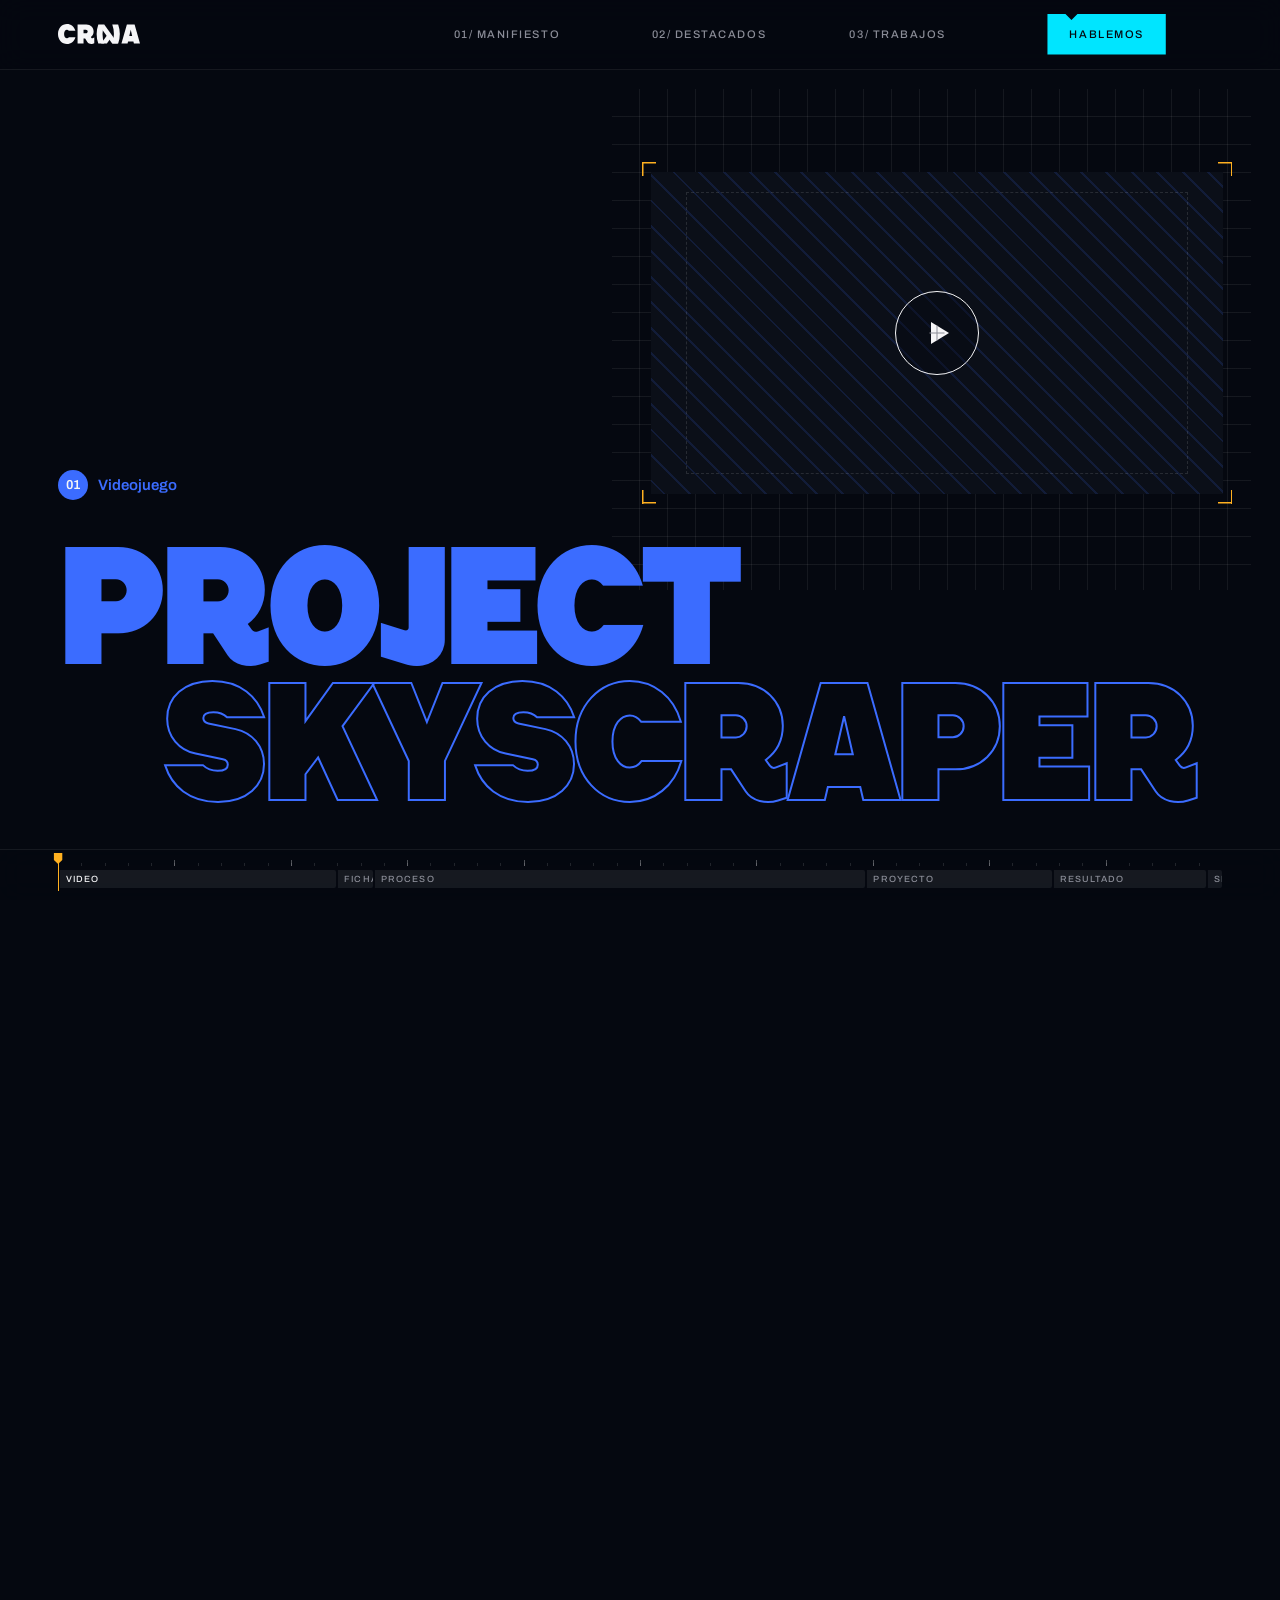
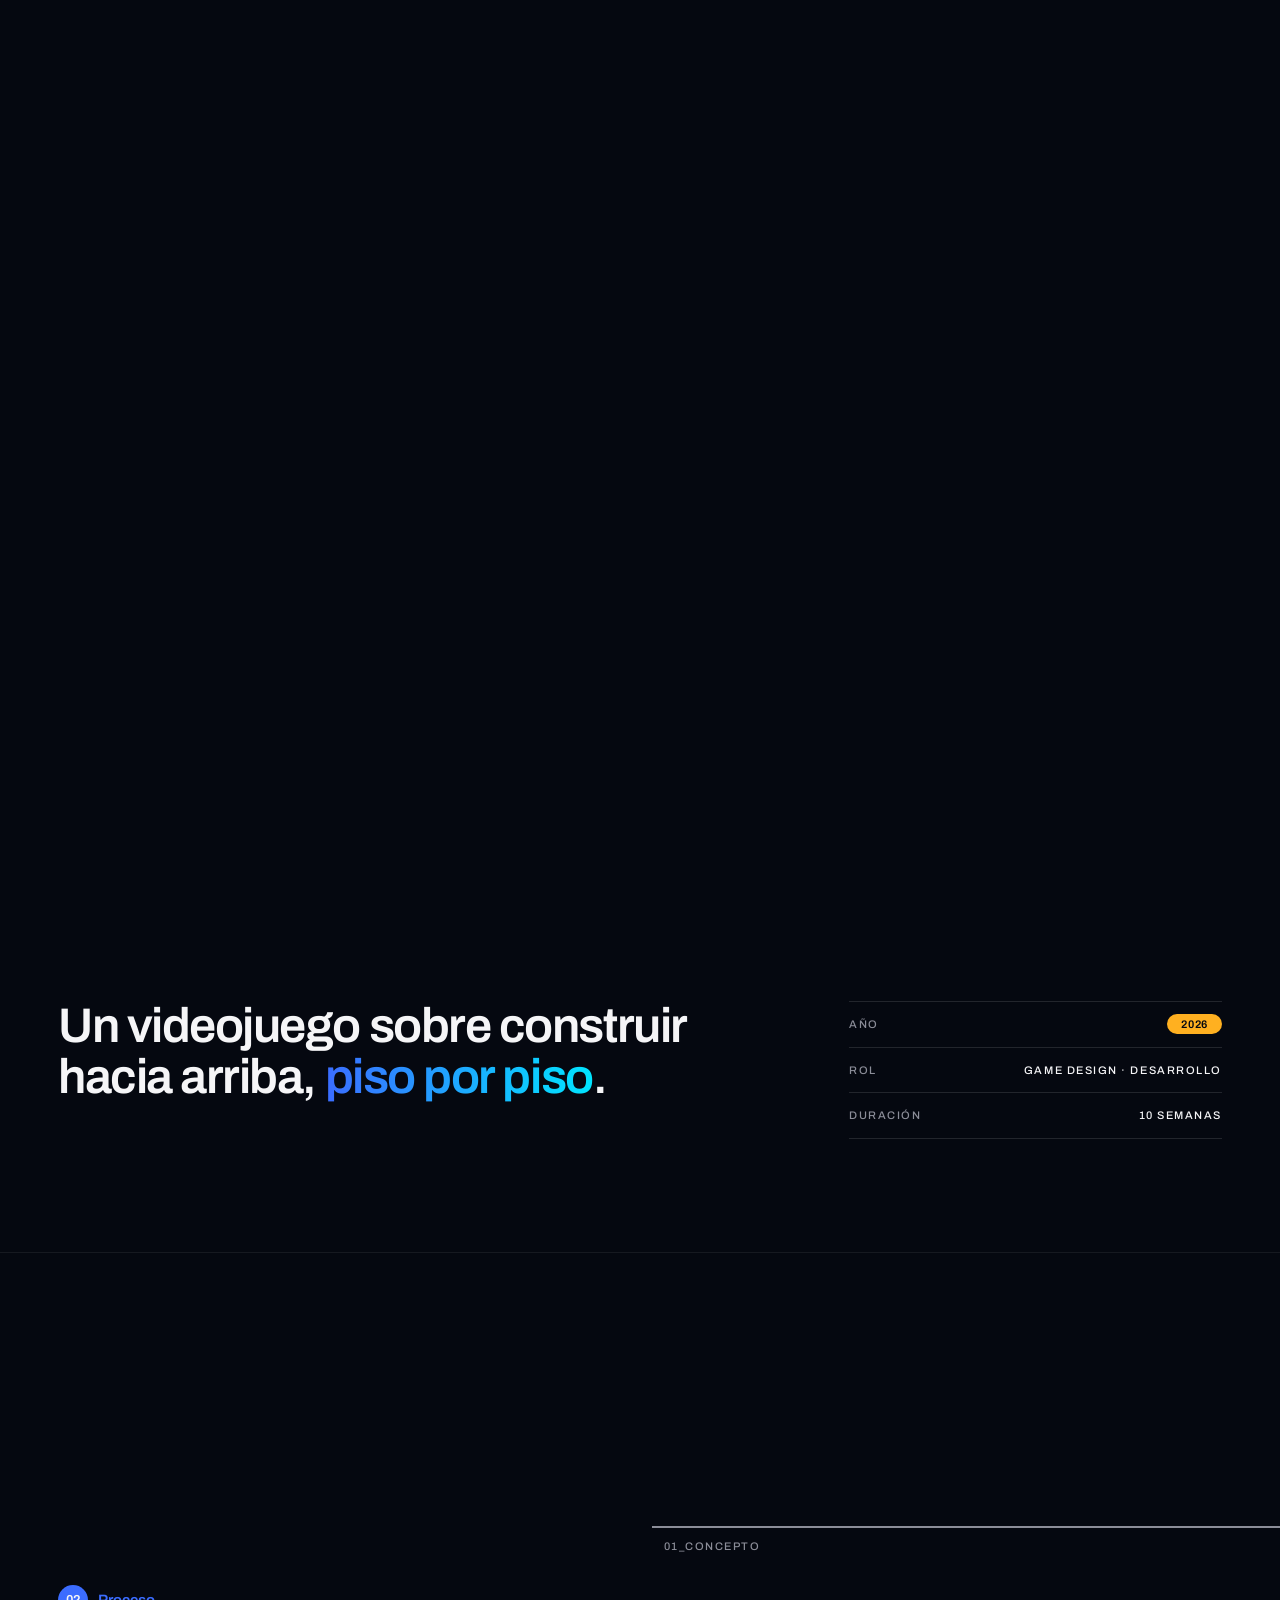
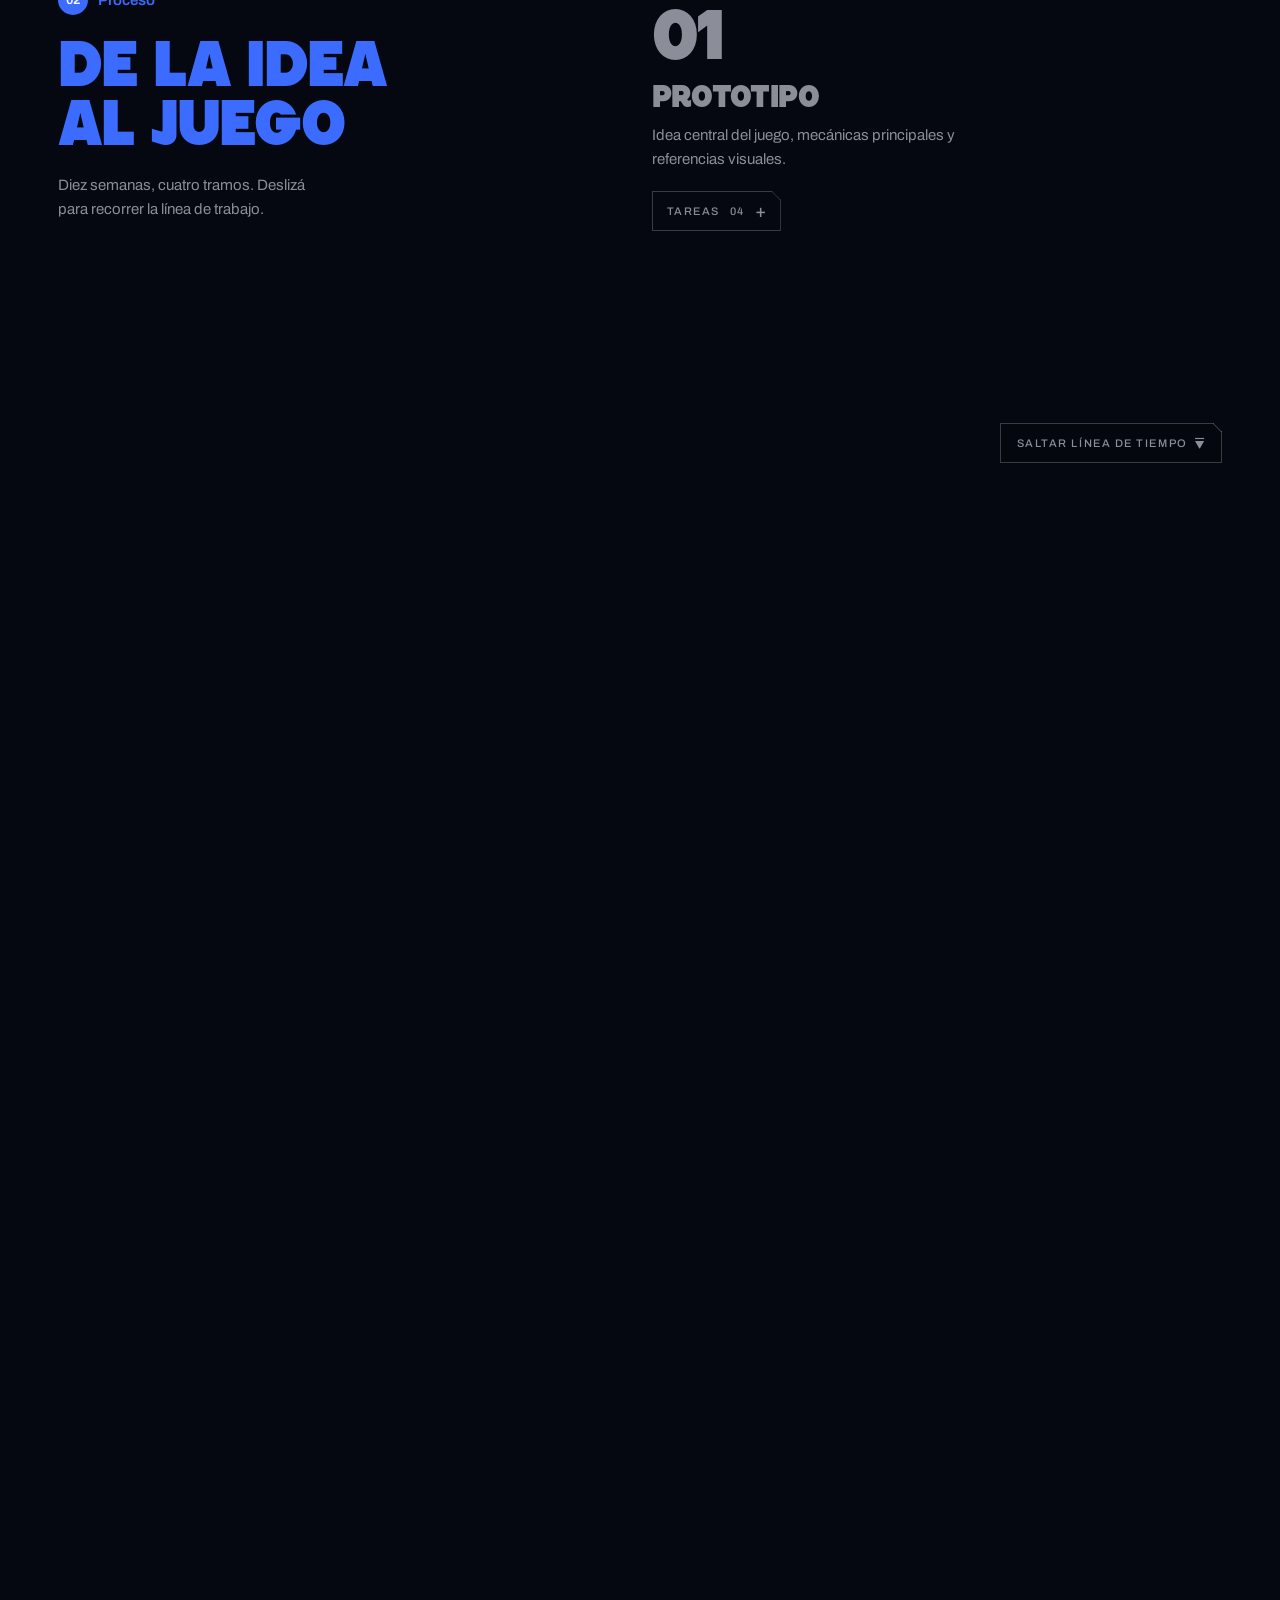
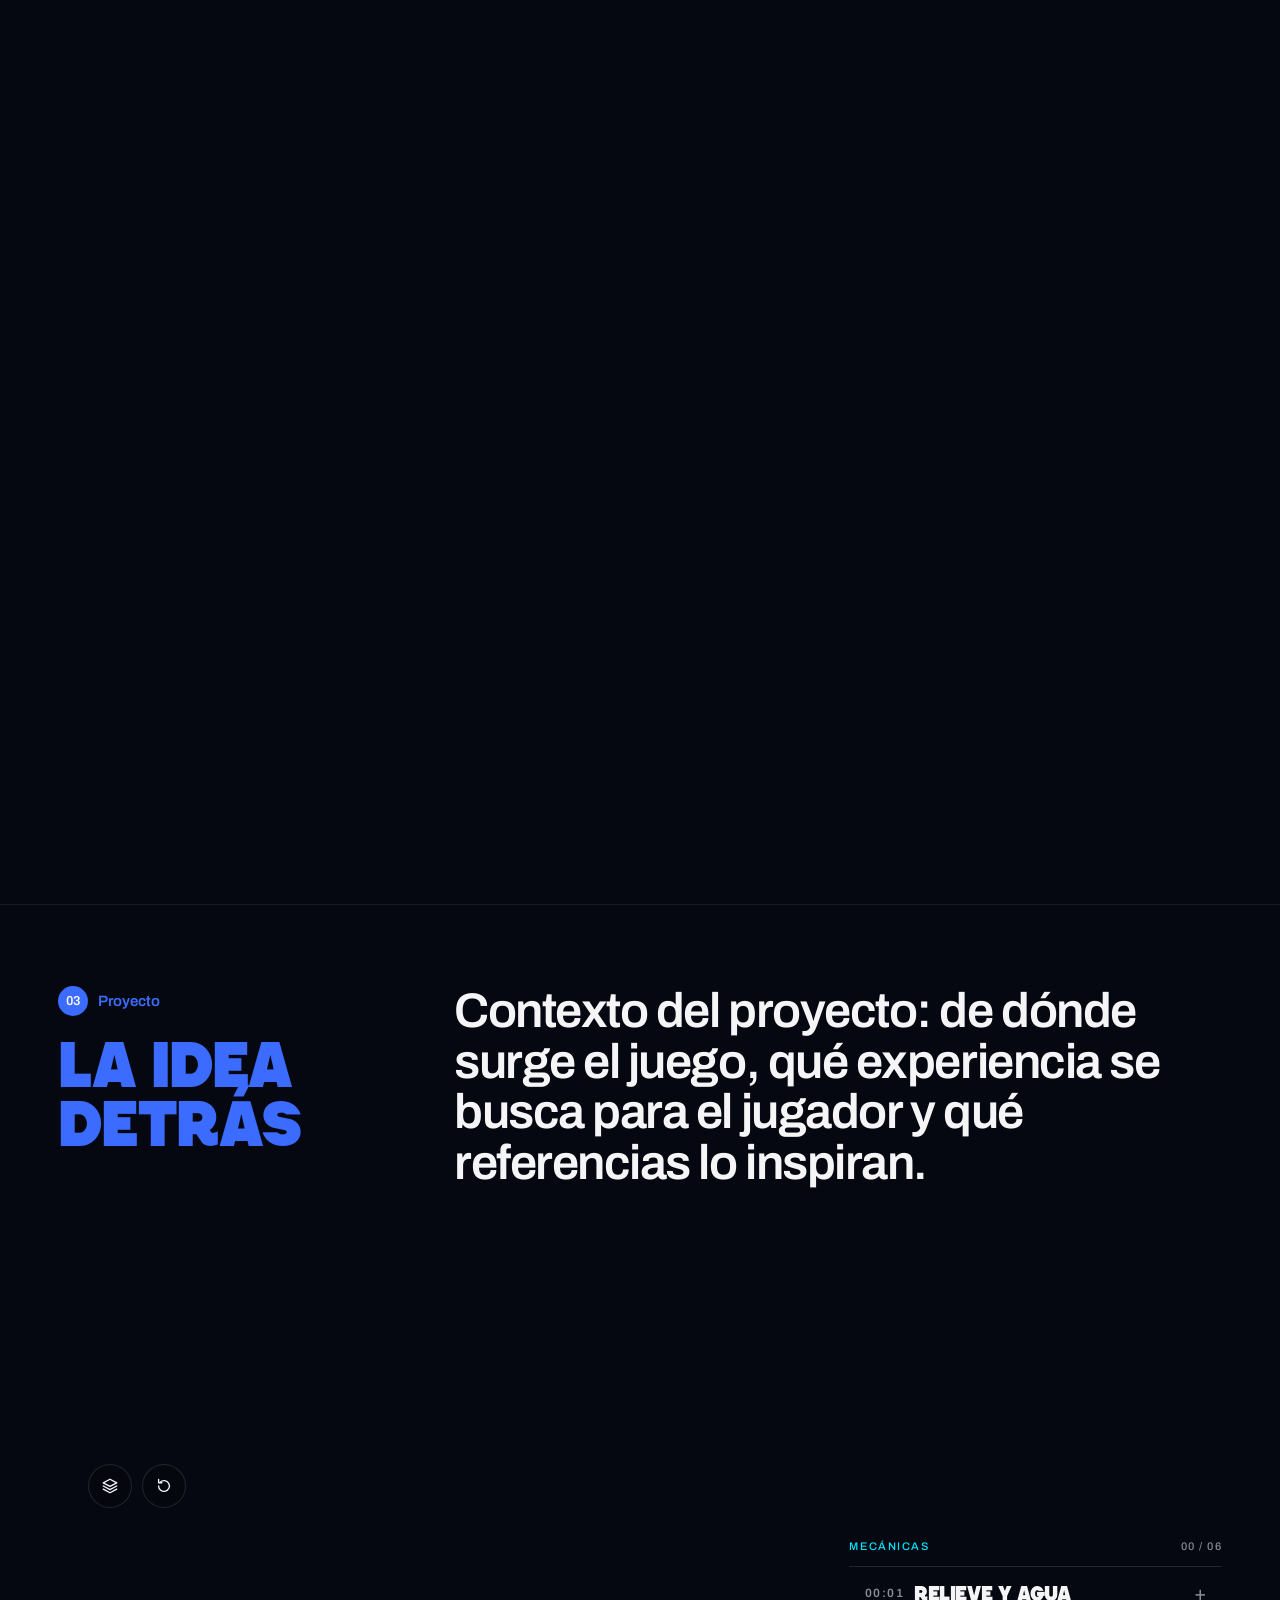
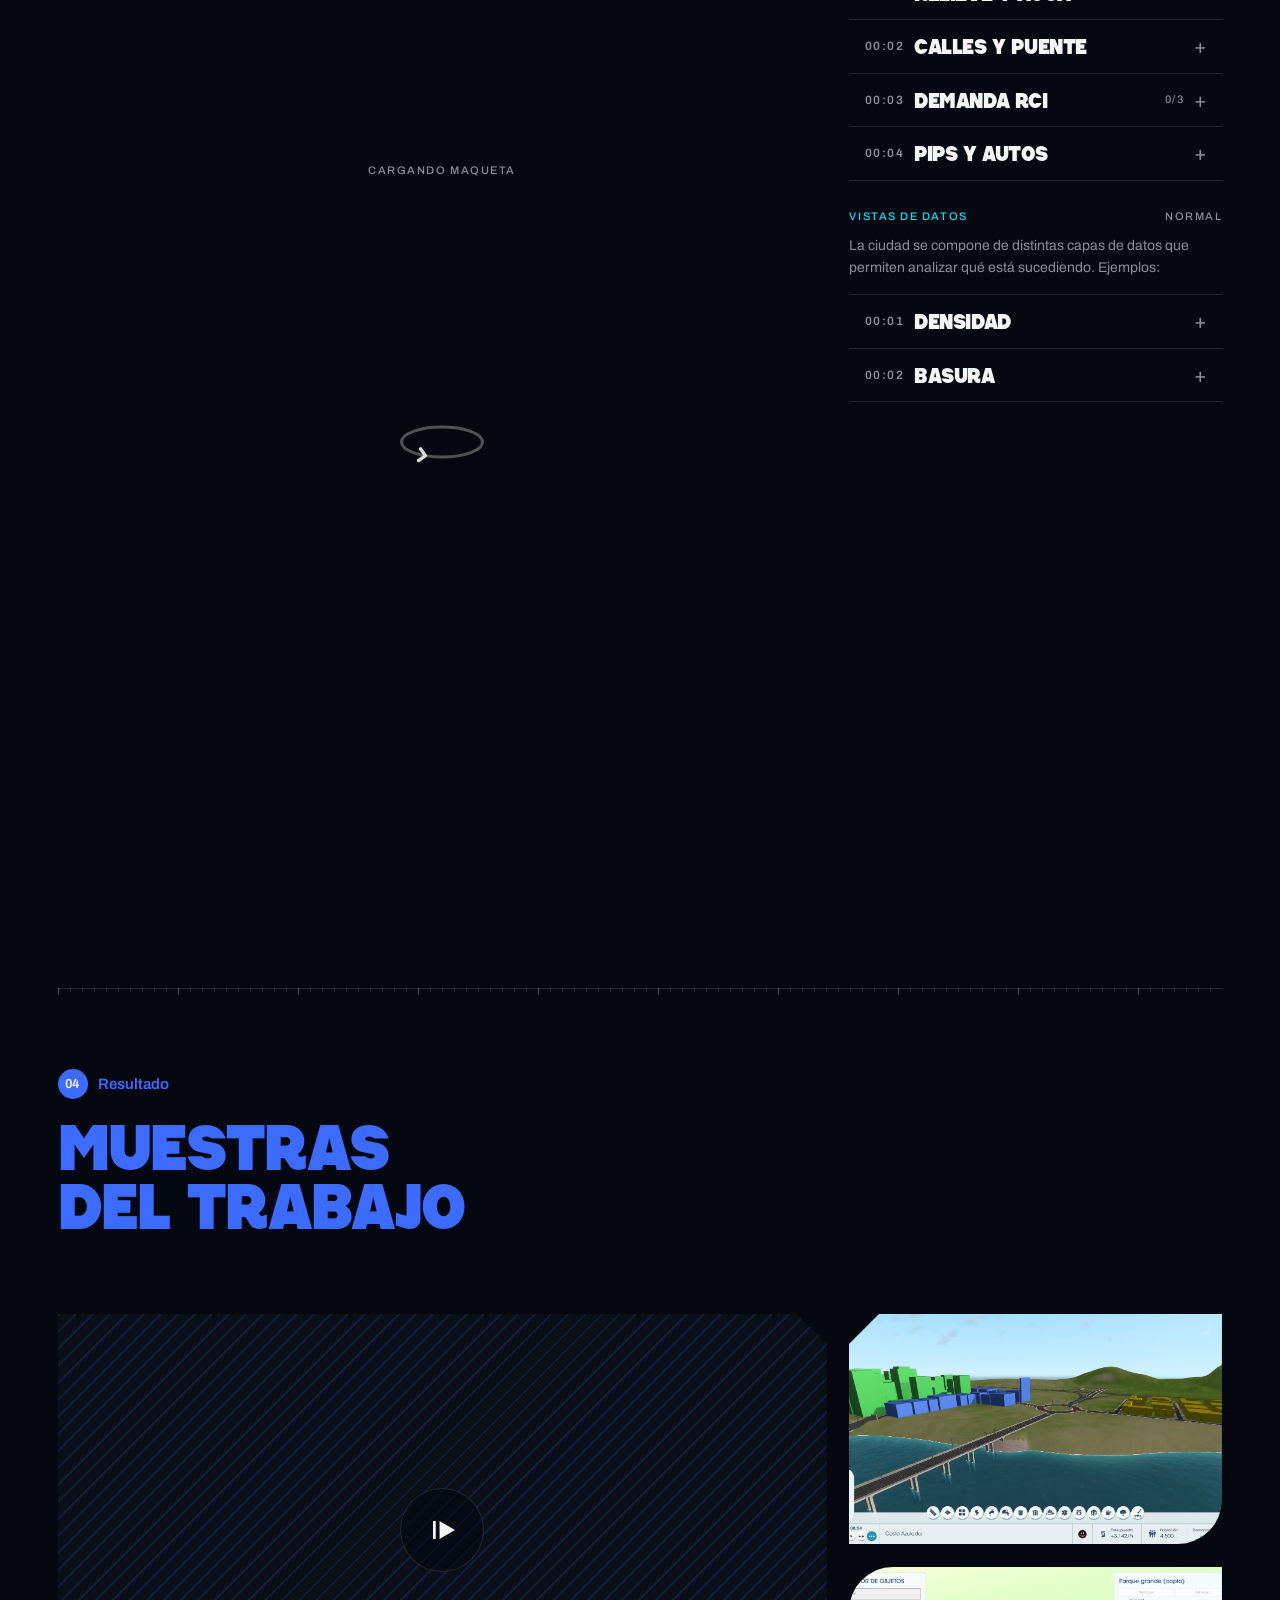
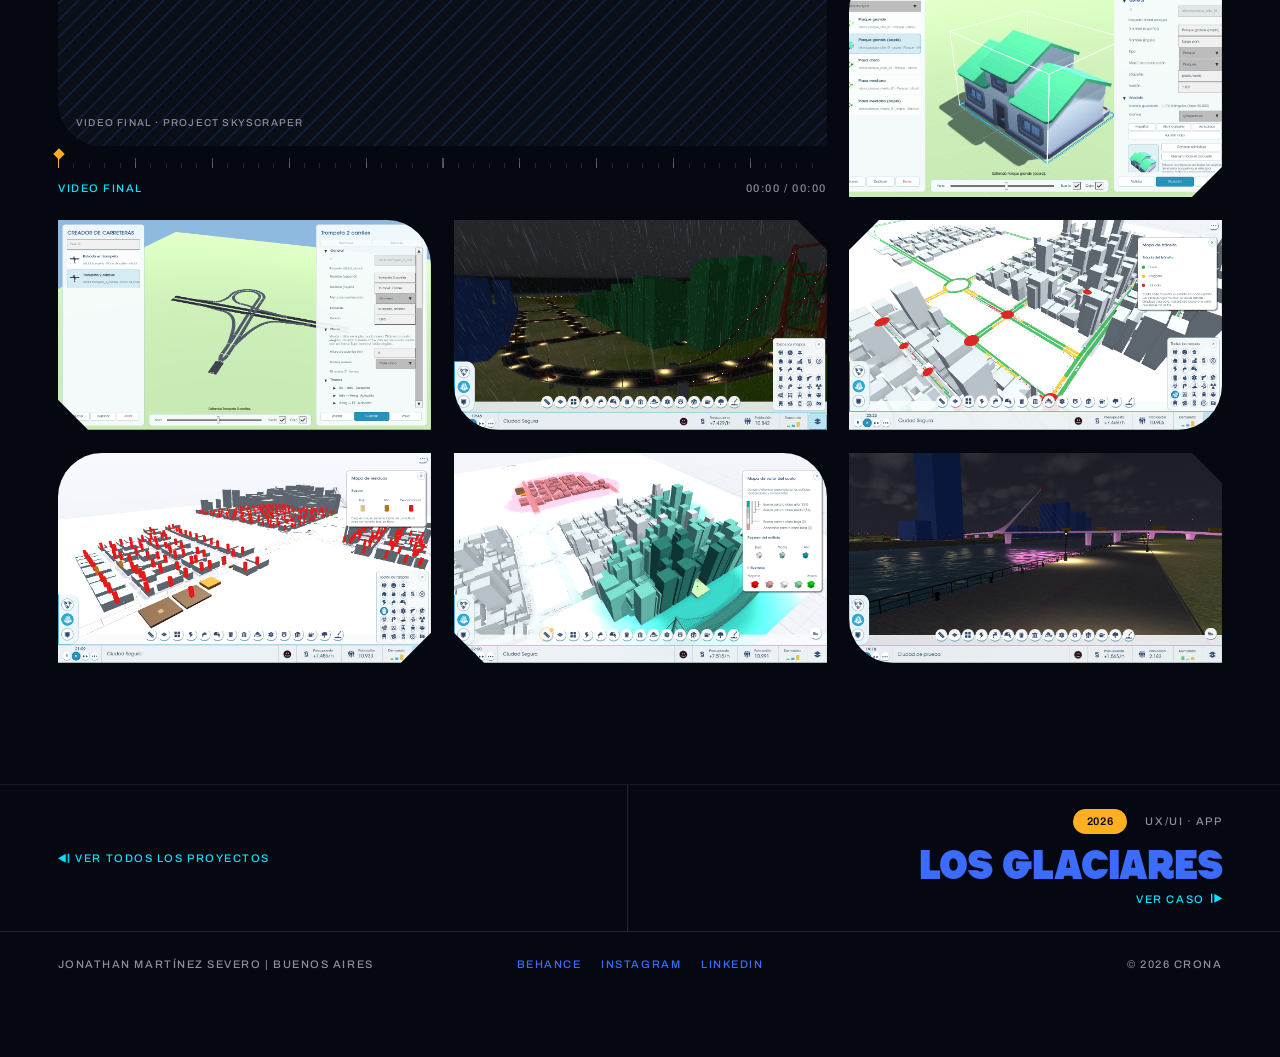
<file: proyectos/project-skyscraper.html>
<!DOCTYPE html>
<html lang="es-AR">
<head>
<meta charset="utf-8">
<meta name="viewport" content="width=device-width, initial-scale=1">
<title>Project Skyscraper | Crona</title>
<link rel="icon" type="image/svg+xml" href="../marca/favicon.svg">
<meta name="description" content="Project Skyscraper: videojuego. Caso de Crona, portfolio de Jonathan Andrés Martínez Severo.">
<meta name="theme-color" content="#050810">
<meta property="og:type" content="article">
<meta property="og:locale" content="es_AR">
<meta property="og:site_name" content="Crona">
<meta property="og:title" content="Project Skyscraper | Crona">
<meta property="og:description" content="Videojuego, 2026.">
<link rel="preconnect" href="https://fonts.googleapis.com">
<link rel="preconnect" href="https://fonts.gstatic.com" crossorigin="">
<link rel="stylesheet" href="https://fonts.googleapis.com/css2?family=Archivo:wght@400;500;600&amp;display=swap">
<link rel="preload" href="../fuentes/ClusterEdgeTrial-Black.otf" as="font" type="font/otf" crossorigin="">
<link rel="stylesheet" href="../css/crona.css?v=172">
<script src="../js/crona.js" defer></script>
<script src="../js/caso.js" defer></script>
<script src="../js/maqueta3d.js?v=4" defer></script>
<script src="../js/maqueta.js" defer></script>
</head>
<body data-formato="juego" data-clip="#00E5FF" data-video-mockup="" data-video-principal="">
<div class="guias" aria-hidden="true"><span></span><span></span><span></span><span></span><span></span><span></span></div>

<div class="cursor" data-js="cursor" aria-hidden="true"><span class="cursor__anillo" data-js="anillo"></span><span class="cursor__punto" data-js="punto"></span></div>

<header class="barra">
  <a class="barra__marca" href="../index.html" aria-label="Crona, inicio"><svg viewBox="0 0 442.7 107.9" aria-hidden="true"><path class="logo__tinta" d="M0,53.95C0,21.52,21.52,0,48.31,0c21.45,0,39.14,14.08,45.35,36.25h-35.32c-2.74-3.68-6.07-5.56-10.04-5.56-7.8,0-15.46,7.66-15.46,23.250s7.66,23.25,15.46,23.25c4.04,0,7.73-2.02,10.54-5.92h35.24c-6.14,22.39-24.05,36.62-45.79,36.62C21.52,107.9,0,86.38,0,53.95Z"></path><path class="logo__tinta" d="M105.64,2.17h47.23c22.97,0,39.43,16.47,39.43,37.84,0,12.49-5.78,23.33-15.17,30.12l3.61,5.06c1.3,1.73,3.54,2.31,5.56,1.52l9.46-3.61v30.33l-7.66,2.46c-10.54,3.39-23.33.51-28.89-7.87l-12.85-19.43h-8.59v27.15h-32.14V2.17ZM160.16,40.44c0-5.34-4.41-9.75-9.53-9.75h-12.85v19.5h12.85c5.13,0,9.53-4.41,9.53-9.75Z"></path><path fill="#3B6CFF" d="M324.63,105.73c-10.59,0-21.18,0-31.78,0,12.05-33.47,12.05-70.09,0-103.56,10.59,0,21.18,0,31.78,0,12.05,33.47,12.05,70.09,0,103.56Z"></path><polygon class="logo__tinta" points="288.91 70.48 270.62 52.62 232.65 105.73 263.71 105.73 288.91 70.48"></polygon><polygon fill="#3B6CFF" points="235.18 25.78 249.35 2.17 323.39 105.73 292.33 105.73 235.18 25.78"></polygon><path class="logo__tinta" d="M249.36,105.73c-10.59,0-21.18,0-31.78,0-12.05-33.47-12.05-70.09,0-103.56,10.59,0,21.18,0,31.78,0-12.05,33.47-12.05,70.09,0,103.56Z"></path><path fill="#3B6CFF" d="M371.71,2.17h41.6l29.39,103.56h-33.15l-2.67-11.55h-28.82l-2.67,11.55h-33.08L371.71,2.17ZM400.24,65.29l-7.73-33.65-7.8,33.65h15.53Z"></path></svg></a>
  <nav class="barra__menu etiqueta" aria-label="Secciones del sitio">
    <a href="../index.html#manifiesto"><span>01/ </span>Manifiesto</a>
    <a href="../index.html#destacados"><span>02/ </span>Destacados</a>
    <a href="../index.html#trabajos"><span>03/ </span>Trabajos</a>
  </nav>
  <a class="boton etiqueta" href="../index.html#contacto">Hablemos</a>
  <button class="hamburguesa" type="button" aria-label="Abrir menú" aria-expanded="false" data-js="hamburguesa"><span></span><span></span></button>
</header>

<main>

<section class="caso-apertura" id="apertura" data-js="apertura" aria-labelledby="rotulo-caso">
  <div class="caso-apertura__escena">
    <div class="caso-composicion caso-composicion--atras" data-js="fondo" aria-hidden="true">
      <div class="caso-composicion__reticula reticula"></div>
    </div>
    <div class="caso-visor" data-js="visor">
      <div class="caso-visor__capa caso-visor__capa--principal" data-js="capa-principal">
      </div>
      <div class="caso-visor__capa caso-visor__capa--mockup" data-js="capa-mockup">
      </div>
      <span class="caso-visor__play" data-js="play" aria-hidden="true"></span>
      <div class="caso-visor__barra" data-js="barra" aria-hidden="true"><span class="caso-visor__cabezal" data-js="cabezal-visor"></span></div>
    </div>
    <div class="caso-monitor esquinas esquinas--ambar" data-js="monitor" data-formato="juego" aria-hidden="true">
      <div class="caso-monitor__guia"><span class="caso-monitor__cruz"></span><span class="caso-monitor__cruz"></span></div>
    </div>
    <div class="caso-apertura__titular" data-js="titular">
      <div class="caso-apertura__sup">
        <p class="numero" style="margin: 0;"><span>01</span>Videojuego</p>
      </div>
      <h1 class="caso-apertura__titulo" id="rotulo-caso" style="--largo: 7;"><span>Project</span><span>Skyscraper</span></h1>
    </div>
  </div>
</section>

<section class="caso-intro grilla-6" id="ficha" aria-label="Ficha del proyecto">
  <p class="subtitulo col-4" data-revelar="">Un videojuego sobre construir hacia arriba, <span>piso por piso</span>.</p>
  <dl class="caso-ficha etiqueta col-2 inicio-5" data-revelar="">
    <div style="align-items: center;"><dt>Año</dt><dd><span class="trabajo__anio" style="background: #FFB020; color: #050810;">2026</span></dd></div>
    <div><dt>Rol</dt><dd>Game design · Desarrollo</dd></div>
    <div><dt>Duración</dt><dd>10 semanas</dd></div>
  </dl>
</section>

<section class="caso-proceso" id="proceso" data-js="proceso" aria-labelledby="rotulo-proceso">
  <div class="caso-proceso__escena">
    <a class="caso-saltar etiqueta" href="#proyecto" data-saltar="">Saltar línea de tiempo<svg class="flecha" viewBox="0 0 16 15" aria-hidden="true" style="transform: rotate(90deg);"><path d="M16 7.5L4.75 13.9952L4.75 1.00481L16 7.5Z"></path><rect y="1" width="2" height="13"></rect></svg></a>
    <div class="caso-proceso__pista" data-js="pista">
      <div class="caso-proceso__intro">
        <p class="numero"><span>02</span>Proceso</p>
        <h2 class="titulo" id="rotulo-proceso">De la idea<br>al juego</h2>
        <p class="nota" style="max-width: 30ch;">Diez semanas, cuatro tramos. Deslizá para recorrer la línea de trabajo.</p>
      </div>
      <article class="caso-tramo" style="--sem: 2;" data-sem="2">
        <div class="caso-tramo__clip"><span class="etiqueta">01_Concepto</span><span class="etiqueta">Sem 01–02</span></div>
        <div class="caso-tramo__cuerpo">
          <div class="caso-tramo__texto">
            <p class="manifiesto__marca caso-tramo__tiempo"><span class="manifiesto__numero">01</span></p>
            <h3 class="manifiesto__titulo caso-tramo__nombre">Prototipo</h3>
            <p class="nota">Idea central del juego, mecánicas principales y referencias visuales.</p>
            <details class="caso-tareas" name="tareas-skyscraper">
              <summary class="caso-tareas__boton etiqueta">Tareas<span class="caso-tareas__cuenta">04</span><span class="caso-tareas__mas" aria-hidden="true">+</span></summary>
              <ul class="caso-tareas__lista">
                <li>Definición del género y del público</li>
                <li>Mecánicas principales: zonificación, calles y demanda RCI</li>
                <li>Moodboard y referencias visuales</li>
                <li>Documento de diseño inicial</li>
              </ul>
            </details>
          </div>
          <div class="marco caso-tramo__imagen"><!-- imagenes/skyscraper-proceso-01.webp --></div>
        </div>
      </article>
      <article class="caso-tramo" style="--sem: 2;" data-sem="2">
        <div class="caso-tramo__clip"><span class="etiqueta">02_Prototipo</span><span class="etiqueta">Sem 03–04</span></div>
        <div class="caso-tramo__cuerpo">
          <div class="caso-tramo__texto">
            <p class="manifiesto__marca caso-tramo__tiempo"><span class="manifiesto__numero">02</span></p>
            <h3 class="manifiesto__titulo caso-tramo__nombre">Concepto</h3>
            <p class="nota">Primer prototipo jugable para probar el ritmo y la mecánica de construcción.</p>
            <details class="caso-tareas" name="tareas-skyscraper">
              <summary class="caso-tareas__boton etiqueta">Tareas<span class="caso-tareas__cuenta">04</span><span class="caso-tareas__mas" aria-hidden="true">+</span></summary>
              <ul class="caso-tareas__lista">
                <li>Terreno y cámara de maqueta</li>
                <li>Trazado de calles y zonificación básica</li>
                <li>Simulación inicial de Pips</li>
                <li>Primeras pruebas de ritmo</li>
              </ul>
            </details>
          </div>
          <div class="marco caso-tramo__imagen"><!-- imagenes/skyscraper-proceso-02.webp --></div>
        </div>
      </article>
      <article class="caso-tramo" style="--sem: 4;" data-sem="4">
        <div class="caso-tramo__clip"><span class="etiqueta">03_Producción</span><span class="etiqueta">Sem 05–08</span></div>
        <div class="caso-tramo__cuerpo">
          <div class="caso-tramo__texto">
            <p class="manifiesto__marca caso-tramo__tiempo"><span class="manifiesto__numero">03</span></p>
            <h3 class="manifiesto__titulo caso-tramo__nombre">Producción</h3>
            <p class="nota">Niveles, arte, sonido e interfaz del juego.</p>
            <details class="caso-tareas" name="tareas-skyscraper">
              <summary class="caso-tareas__boton etiqueta">Tareas<span class="caso-tareas__cuenta">04</span><span class="caso-tareas__mas" aria-hidden="true">+</span></summary>
              <ul class="caso-tareas__lista">
                <li>Modelado de edificios por densidad</li>
                <li>Creadores de objetos y carreteras</li>
                <li>Interfaz y vistas de datos</li>
                <li>Clima, ciclo día/noche y sonido</li>
              </ul>
            </details>
          </div>
          <div class="marco caso-tramo__imagen"><!-- imagenes/skyscraper-proceso-03.webp --></div>
        </div>
      </article>
      <article class="caso-tramo" style="--sem: 2;" data-sem="2">
        <div class="caso-tramo__clip"><span class="etiqueta">04_Playtesting</span><span class="etiqueta">Sem 09–10</span></div>
        <div class="caso-tramo__cuerpo">
          <div class="caso-tramo__texto">
            <p class="manifiesto__marca caso-tramo__tiempo"><span class="manifiesto__numero">04</span></p>
            <h3 class="manifiesto__titulo caso-tramo__nombre">Playtesting</h3>
            <p class="nota">Partidas con jugadores, balance de dificultad y ajustes finales.</p>
            <details class="caso-tareas" name="tareas-skyscraper">
              <summary class="caso-tareas__boton etiqueta">Tareas<span class="caso-tareas__cuenta">04</span><span class="caso-tareas__mas" aria-hidden="true">+</span></summary>
              <ul class="caso-tareas__lista">
                <li>Partidas guiadas con jugadores</li>
                <li>Balance de economía y demanda</li>
                <li>Optimización de rendimiento</li>
                <li>Corrección de errores y entrega</li>
              </ul>
            </details>
          </div>
          <div class="marco caso-tramo__imagen"><!-- imagenes/skyscraper-proceso-04.webp --></div>
        </div>
      </article>
    </div>
    
  </div>
</section>

<section class="caso-relato grilla-6" id="proyecto" aria-labelledby="rotulo-relato">
  <div class="caso-relato__encabezado col-2">
    <p class="numero"><span>03</span>Proyecto</p>
    <h2 class="titulo" id="rotulo-relato">La idea<br>detrás</h2>
  </div>
  <div class="caso-relato__cuerpo col-4 inicio-3">
    <p class="subtitulo" data-revelar="">Contexto del proyecto: de dónde surge el juego, qué experiencia se busca para el jugador y qué referencias lo inspiran.</p>
    <div class="caso-relato__bloques">
      <article class="caso-relato__bloque" data-revelar="">
        <div class="caso-relato__imagen"><!-- imagenes/skyscraper-relato-01.webp --></div>
        <div class="caso-relato__texto">
          <h3 class="manifiesto__titulo">Desafío</h3>
          <p class="nota">Qué se quería lograr con la mecánica de construcción y cuáles eran los límites de alcance y tiempo.</p>
          <p class="nota">Segundo párrafo para ampliar el desafío: contexto del cliente, objetivos de negocio y qué se esperaba lograr con la pieza.</p>
        </div>
      </article>
      <article class="caso-relato__bloque" data-revelar="">
        <div class="caso-relato__imagen"><!-- imagenes/skyscraper-relato-02.webp --></div>
        <div class="caso-relato__texto">
          <h3 class="manifiesto__titulo">Enfoque</h3>
          <p class="nota">Cómo se resolvió: diseño de niveles, ritmo de juego, estilo visual y sonido.</p>
          <p class="nota">Segundo párrafo para ampliar el enfoque: alternativas que se exploraron, por qué se eligió este camino y cómo se validó.</p>
        </div>
      </article>
      <article class="caso-relato__bloque" data-revelar="">
        <div class="caso-relato__imagen"><!-- imagenes/skyscraper-relato-03.webp --></div>
        <div class="caso-relato__texto">
          <h3 class="manifiesto__titulo">Aprendizajes</h3>
          <p class="nota">Qué se descubrió en el playtesting y cómo cambió el juego a partir de eso.</p>
          <p class="nota">Segundo párrafo para ampliar los aprendizajes: resultados obtenidos, devoluciones del cliente o del público y próximos pasos.</p>
        </div>
      </article>
    </div>
  </div>
<div class="maqueta" aria-label="Maqueta interactiva de la ciudad">
    <div class="maqueta__fijo grilla-6">
      <div class="maqueta__visor">
        <crona-maqueta ruta="../modelos/maqueta/" azimut="45" elevacion="30" role="img" aria-label="Maqueta 3D de la ciudad, arrastrá para girarla"></crona-maqueta>
        <span class="maqueta__carga etiqueta">Cargando maqueta</span>
        <div class="maqueta__acciones">
          <button type="button" class="maqueta__boton" data-maq="todas" aria-label="Agregar todas las capas" title="Agregar todas las capas">
            <svg viewBox="0 0 20 20" fill="none" stroke="currentColor" stroke-width="1.5" stroke-linejoin="round" stroke-linecap="round" aria-hidden="true"><path d="M10 2.5 2.5 6.5 10 10.5l7.5-4z"></path><path d="M2.5 10 10 14l7.5-4"></path><path d="M2.5 13.5 10 17.5l7.5-4"></path></svg>
          </button>
          <button type="button" class="maqueta__boton" data-maq="reiniciar" aria-label="Reiniciar la maqueta" title="Reiniciar">
            <svg viewBox="0 0 20 20" fill="none" stroke="currentColor" stroke-width="1.5" stroke-linejoin="round" stroke-linecap="round" aria-hidden="true"><path d="M4 10a6 6 0 1 0 1.8-4.3"></path><path d="M4 2.8v3.6h3.6"></path></svg>
          </button>
        </div>
      </div>
      <div class="maqueta__panel">
        <div class="maqueta__grupo">
          <div class="maqueta__rotulo etiqueta"><span>Mecánicas</span><span data-txt="contador">00 / 06</span></div>
          <ul class="maqueta__lista">
            <li class="maqueta__item" data-act="agua" data-activo="no" data-ab="agua" data-abierto="no">
              <button type="button" class="maqueta__tarjeta" data-maq="abrir:agua" aria-expanded="false">
                <span class="maqueta__numero">00:01</span><span class="maqueta__icono"><svg viewBox="0 0 20 20" fill="none" stroke="currentColor" stroke-width="1.5" stroke-linecap="round" stroke-linejoin="round" aria-hidden="true"><path d="M2 12.5 7 5.5l4 5 2-2 5 4"></path><path d="M2 16.5c2-1.4 4-1.4 6 0s4 1.4 6 0 3-1 4-.4"></path></svg></span>
                <span class="maqueta__nombre">Relieve y agua</span><span class="maqueta__mas"></span>
              </button>
              <div class="maqueta__cuerpo"><div><p class="nota">Moldeá el terreno: levantá colinas y ubicá ríos. El relieve condiciona dónde se puede construir y cómo se ve la ciudad.</p></div></div>
            </li>
            <li class="maqueta__item" data-act="calles" data-activo="no" data-ab="calles" data-abierto="no">
              <button type="button" class="maqueta__tarjeta" data-maq="abrir:calles" aria-expanded="false">
                <span class="maqueta__numero">00:02</span><span class="maqueta__icono"><svg viewBox="0 0 20 20" fill="none" stroke="currentColor" stroke-width="1.5" stroke-linecap="round" aria-hidden="true"><path d="M5 18 8 2M15 18 12 2M10 4v2M10 9v2M10 14v2"></path></svg></span>
                <span class="maqueta__nombre">Calles y puente</span><span class="maqueta__mas"></span>
              </button>
              <div class="maqueta__cuerpo"><div><p class="nota">Trazá calles, avenidas y puentes. Cada tipo de calle tiene su ancho, sus carriles y sus veredas, y define cómo se mueve el tránsito por toda la ciudad.</p></div></div>
            </li>
            <li class="maqueta__item maqueta__item--rci" data-act="rci" data-activo="no" data-ab="rci" data-abierto="no">
              <button type="button" class="maqueta__tarjeta" data-maq="alt:rci" aria-expanded="false">
                <span class="maqueta__numero">00:03</span><span class="maqueta__icono"><svg viewBox="0 0 20 20" fill="none" stroke="currentColor" stroke-width="1.5" stroke-linejoin="round" aria-hidden="true"><path d="M2.5 17.5V10l4-3 4 3v7.5z"></path><path d="M10.5 17.5V3.5h7v14z"></path></svg></span>
                <span class="maqueta__nombre">Demanda RCI</span><span class="maqueta__cuenta etiqueta" data-txt="rciCuenta">0/3</span><span class="maqueta__mas"></span>
              </button>
              <div class="maqueta__cuerpo"><div>
                <div class="maqueta__zonas"><button type="button" class="maqueta__zona" data-zona="residencial" data-act="residencial" data-activo="no" data-maq="alt:residencial" aria-pressed="false"><span class="maqueta__rombo"></span><span class="maqueta__zona-nombre">Residencial</span></button><button type="button" class="maqueta__zona" data-zona="comercial" data-act="comercial" data-activo="no" data-maq="alt:comercial" aria-pressed="false"><span class="maqueta__rombo"></span><span class="maqueta__zona-nombre">Comercial</span></button><button type="button" class="maqueta__zona" data-zona="industria" data-act="industria" data-activo="no" data-maq="alt:industria" aria-pressed="false"><span class="maqueta__rombo"></span><span class="maqueta__zona-nombre">Industria</span></button></div>
                <p class="nota" data-txt="notaRci"></p>
              </div></div>
            </li>
            <li class="maqueta__item" data-act="pips" data-activo="no" data-ab="pips" data-abierto="no">
              <button type="button" class="maqueta__tarjeta" data-maq="abrir:pips" aria-expanded="false">
                <span class="maqueta__numero">00:04</span><span class="maqueta__icono"><svg viewBox="0 0 20 20" fill="none" stroke="currentColor" stroke-width="1.5" stroke-linecap="round" stroke-linejoin="round" aria-hidden="true"><circle cx="6.5" cy="4.5" r="2"></circle><path d="M6.5 8v5M3.5 17.5l3-4.5 3 4.5"></path><path d="M11 16v-3l1.5-2.5h3.5L17.5 13v3z"></path></svg></span>
                <span class="maqueta__nombre">Pips y autos</span><span class="maqueta__mas"></span>
              </button>
              <div class="maqueta__cuerpo"><div><p class="nota">Cada Pip es un habitante con vida propia: sale de su casa, va a trabajar y vuelve. Algunos caminan y otros usan el auto, según la distancia.</p></div></div>
            </li>
          </ul>
        </div>
        <div class="maqueta__grupo">
          <div class="maqueta__rotulo etiqueta"><span>Vistas de datos</span><span data-txt="vistaNombre">Normal</span></div>
          <p class="nota maqueta__intro">La ciudad se compone de distintas capas de datos que permiten analizar qué está sucediendo. Ejemplos:</p>
          <ul class="maqueta__lista">
            <li class="maqueta__item" data-act="datos" data-activo="no" data-ab="datos" data-abierto="no">
              <button type="button" class="maqueta__tarjeta" data-maq="alt:datos" aria-pressed="false">
                <span class="maqueta__numero">00:01</span><span class="maqueta__icono"><svg viewBox="0 0 20 20" fill="none" stroke="currentColor" stroke-width="1.5" stroke-linecap="round" aria-hidden="true"><path d="M4 17V10M10 17V3M16 17v-5"></path></svg></span>
                <span class="maqueta__nombre">Densidad</span><span class="maqueta__mas"></span>
              </button>
              <div class="maqueta__cuerpo"><div><p class="nota">Cada edificio se pinta según cuánta gente vive o trabaja en él, de baja a alta densidad. Así se lee dónde crece la ciudad y dónde todavía hay lugar.</p></div></div>
            </li>
            <li class="maqueta__item" data-act="basura" data-activo="no" data-ab="basura" data-abierto="no">
              <button type="button" class="maqueta__tarjeta" data-maq="alt:basura" aria-pressed="false">
                <span class="maqueta__numero">00:02</span><span class="maqueta__icono"><svg viewBox="0 0 20 20" fill="none" stroke="currentColor" stroke-width="1.5" stroke-linecap="round" stroke-linejoin="round" aria-hidden="true"><path d="M3.5 5.5h13M8 5.5V3h4v2.5M5 5.5l1 12h8l1-12"></path></svg></span>
                <span class="maqueta__nombre">Basura</span><span class="maqueta__mas"></span>
              </button>
              <div class="maqueta__cuerpo"><div><p class="nota">Cada edificio produce basura. Las columnas muestran cuánta acumula: si se ponen rojas, los camiones no dan abasto.</p></div></div>
            </li>
          </ul>
        </div>
        <div class="maqueta__zonas maqueta__zonas--movil" data-ab="rci" data-abierta="no"><button type="button" class="maqueta__zona" data-zona="residencial" data-act="residencial" data-activo="no" data-maq="alt:residencial" aria-pressed="false"><span class="maqueta__rombo"></span><span class="maqueta__zona-nombre">Residencial</span></button><button type="button" class="maqueta__zona" data-zona="comercial" data-act="comercial" data-activo="no" data-maq="alt:comercial" aria-pressed="false"><span class="maqueta__rombo"></span><span class="maqueta__zona-nombre">Comercial</span></button><button type="button" class="maqueta__zona" data-zona="industria" data-act="industria" data-activo="no" data-maq="alt:industria" aria-pressed="false"><span class="maqueta__rombo"></span><span class="maqueta__zona-nombre">Industria</span></button></div>
        <p class="nota maqueta__nota-movil" aria-live="polite" data-txt="notaMovil"></p>
      </div>
    </div>
  </div>
</section>

<section class="caso-resultado seccion-regla" id="resultado" aria-labelledby="rotulo-resultado">
  <div class="caso-resultado__encabezado">
    <p class="numero"><span>04</span>Resultado</p>
    <h2 class="titulo" id="rotulo-resultado">Muestras<br>del trabajo</h2>
  </div>
  <div class="caso-galeria grilla-6" data-formato="horizontal">
    <figure class="caso-final" data-js="video-final" data-revelar="">
      <div class="caso-final__pantalla marco marco--acento">
        <span>VIDEO FINAL · PROJECT SKYSCRAPER</span>
        <button type="button" class="caso-final__play" data-js="play" aria-label="Reproducir video final"><svg viewBox="0 0 16 15" aria-hidden="true"><path d="M16 7.5L4.75 13.9952L4.75 1.00481L16 7.5Z"></path><rect y="1" width="2" height="13"></rect></svg></button>
      </div>
      <div class="caso-final__barra" aria-hidden="true"><span class="caso-final__avance" data-js="avance"></span><span class="caso-final__cabezal" data-js="cabezal"></span></div>
      <figcaption class="etiqueta"><span class="caso-final__rotulo">Video final</span><span class="caso-final__tiempo" data-js="tiempo">00:00 / 00:00</span></figcaption>
    </figure>
    <div class="caso-galeria__lado">
      <figure class="caso-pieza" data-revelar=""><div class="caso-pieza__ventana" role="button" tabindex="0" aria-label="Ampliar imagen"><div class="marco"><img src="../imagenes/skyscraper/galeria-01.png" alt="Ciudad con zonas residencial, comercial e industrial junto al río" loading="lazy"></div></div></figure>
      <figure class="caso-pieza" data-revelar=""><div class="caso-pieza__ventana" role="button" tabindex="0" aria-label="Ampliar imagen"><div class="marco"><img src="../imagenes/skyscraper/galeria-02.png" alt="Creador de objetos editando una casa" loading="lazy"></div></div></figure>
    </div>
    <figure class="caso-pieza" data-revelar=""><div class="caso-pieza__ventana" role="button" tabindex="0" aria-label="Ampliar imagen"><div class="marco"><img src="../imagenes/skyscraper/galeria-03.png" alt="Creador de carreteras con una entrada en trompeta" loading="lazy"></div></div></figure>
    <figure class="caso-pieza" data-revelar=""><div class="caso-pieza__ventana" role="button" tabindex="0" aria-label="Ampliar imagen"><div class="marco"><img src="../imagenes/skyscraper/galeria-04.png" alt="Ciudad de noche bajo la lluvia con puente colgante" loading="lazy"></div></div></figure>
    <figure class="caso-pieza" data-revelar=""><div class="caso-pieza__ventana" role="button" tabindex="0" aria-label="Ampliar imagen"><div class="marco"><img src="../imagenes/skyscraper/galeria-05.png" alt="Mapa de tránsito con cruces trabados" loading="lazy"></div></div></figure>
    <figure class="caso-pieza" data-revelar=""><div class="caso-pieza__ventana" role="button" tabindex="0" aria-label="Ampliar imagen"><div class="marco"><img src="../imagenes/skyscraper/galeria-06.png" alt="Mapa de residuos con columnas de basura" loading="lazy"></div></div></figure>
    <figure class="caso-pieza" data-revelar=""><div class="caso-pieza__ventana" role="button" tabindex="0" aria-label="Ampliar imagen"><div class="marco"><img src="../imagenes/skyscraper/galeria-07.png" alt="Mapa de valor del suelo" loading="lazy"></div></div></figure>
    <figure class="caso-pieza" data-revelar=""><div class="caso-pieza__ventana" role="button" tabindex="0" aria-label="Ampliar imagen"><div class="marco"><img src="../imagenes/skyscraper/galeria-08.png" alt="Costanera de noche con puente iluminado" loading="lazy"></div></div></figure>
  </div>
</section>

<section id="siguiente" class="caso-mas grilla-6" aria-label="Más proyectos">
  <a class="caso-mas__todos col-3" href="../index.html#trabajos">
    <span class="caso-mas__accion etiqueta"><svg class="flecha flecha--izq" viewBox="0 0 16 15" aria-hidden="true"><path d="M16 7.5L4.75 13.9952L4.75 1.00481L16 7.5Z"></path><rect y="1" width="2" height="13"></rect></svg>Ver todos los proyectos</span>
  </a>
  <a class="caso-mas__siguiente col-3" href="los-glaciares.html">
    <span class="caso-siguiente__datos etiqueta"><span class="trabajo__anio" style="background: #FFB020; color: #050810;">2026</span><span>UX/UI · App</span></span>
    <span class="trabajo__titulo caso-siguiente__titulo">Los Glaciares</span>
    <span class="caso-siguiente__ver etiqueta">Ver caso<svg class="flecha" viewBox="0 0 16 15" aria-hidden="true"><path d="M16 7.5L4.75 13.9952L4.75 1.00481L16 7.5Z"></path><rect y="1" width="2" height="13"></rect></svg></span>
  </a>
</section>

</main>

<footer class="pie grilla-6" style="padding-bottom: 84px;">
  <p class="etiqueta col-2">Jonathan Martínez Severo | Buenos Aires</p>
  <ul class="pie__enlaces etiqueta col-2 inicio-3">
    <li><a href="../index.html#contacto">Behance</a></li>
    <li><a href="../index.html#contacto">Instagram</a></li>
    <li><a href="../index.html#contacto">LinkedIn</a></li>
  </ul>
  <p class="etiqueta col-2 inicio-5 fin">© 2026 Crona</p>
</footer>

<nav class="tira" data-js="tira" aria-label="Secuencia del caso">
  <div class="tira__cuerpo">
    <div class="tira__regla" aria-hidden="true"></div>
    <div class="tira__pista">
      <button type="button" class="tira__clip" data-ir="apertura">Video</button>
      <button type="button" class="tira__clip" data-ir="ficha">Ficha</button>
      <button type="button" class="tira__clip" data-ir="proceso">Proceso</button>
      <button type="button" class="tira__clip" data-ir="proyecto">Proyecto</button>
      <button type="button" class="tira__clip" data-ir="resultado">Resultado</button>
      <button type="button" class="tira__clip" data-ir="siguiente">Siguiente</button>
    </div>
    <span class="tira__cabezal" data-js="cabezal" aria-hidden="true"></span>
  </div>
</nav>
</body>
</html>
</file>
<file: css/crona.css>
@font-face {
  font-family: "Cluster Edge Trial";
  src: url("../fuentes/ClusterEdgeTrial-Black.otf?v=5") format("opentype");
  font-weight: 900;
  font-style: normal;
  font-display: swap;
}

:root {
  --fondo: #050810;
  --panel: color-mix(in oklab, #050810 97%, #3B6CFF);
  --superficie: color-mix(in oklab, #050810 93%, #8B8D98);
  --tinta: #050810;
  --azul: #3B6CFF;
  --cian: #00E5FF;
  --ambar: #FFB020;
  --degrade: linear-gradient(90deg, #3B6CFF, #00E5FF);
  --texto: #F5F5F7;
  --texto-2: #8B8D98;
  --gris: #8B8D98;
  --linea: rgba(245, 245, 247, .12);
  --linea-suave: rgba(245, 245, 247, .07);
  --tipo-marca: "Cluster Edge Trial", Archivo, sans-serif;
  --tipo-texto: Archivo, sans-serif;
  --corte: 14px;
  --margen: clamp(20px, 4.5vw, 88px);
  --calle: clamp(16px, 1.8vw, 32px);
  --ritmo: clamp(56px, 9vh, 132px);
  --transicion: .4s cubic-bezier(.2, .8, .2, 1);
}

* { box-sizing: border-box; }

html { font-size: clamp(100%, 1.1vw, 180%); scroll-behavior: smooth; }

body {
  margin: 0;
  background: var(--fondo);
  color: var(--texto);
  font-family: var(--tipo-texto);
  font-weight: 400;
  -webkit-font-smoothing: antialiased;
  text-wrap: pretty;
}

a { color: var(--azul); text-decoration: none; }
a:hover { color: var(--texto); }
::selection { background: #FFB020; color: #050810; }

h1, h2, h3 { font-weight: 400; }

.solo-lectores {
  position: absolute;
  width: 1px;
  height: 1px;
  margin: -1px;
  overflow: hidden;
  clip: rect(0, 0, 0, 0);
  white-space: nowrap;
}

.cortado { clip-path: polygon(0 0, calc(100% - var(--corte)) 0, 100% var(--corte), 100% 100%, 0 100%); }

.degrade {
  background: var(--degrade);
  -webkit-background-clip: text;
  background-clip: text;
  color: transparent;
}

.grilla-6 { display: grid; grid-template-columns: repeat(6, minmax(0, 1fr)); gap: var(--calle); }
.grilla-4 { display: grid; grid-template-columns: repeat(4, minmax(0, 1fr)); gap: var(--calle); }

.col-1 { grid-column-end: span 1; }
.col-2 { grid-column-end: span 2; }
.col-3 { grid-column-end: span 3; }
.col-4 { grid-column-end: span 4; }
.col-5 { grid-column-end: span 5; }
.col-6 { grid-column-end: span 6; }

.inicio-2 { grid-column-start: 2; }
.inicio-3 { grid-column-start: 3; }
.inicio-4 { grid-column-start: 4; }
.inicio-5 { grid-column-start: 5; }
.inicio-6 { grid-column-start: 6; }

.lateral { position: sticky; top: 110px; align-self: start; }
.fin { text-align: right; }
.fin-caja { justify-self: end; }
.base { align-self: end; }

.guias {
  position: fixed;
  inset: 0;
  z-index: 90;
  padding: 0 var(--margen);
  pointer-events: none;
  display: none;
}

[data-guias] .guias { display: grid; grid-template-columns: repeat(6, minmax(0, 1fr)); gap: var(--calle); }
.guias span { background: rgba(59, 108, 255, .07); border-left: 1px solid rgba(59, 108, 255, .22); border-right: 1px solid rgba(59, 108, 255, .22); }

.etiqueta {
  font-family: var(--tipo-texto);
  font-weight: 500;
  font-size: 0.6875rem;
  line-height: 1.5;
  letter-spacing: .14em;
  text-transform: uppercase;
  color: var(--texto-2);
  margin: 0;
}

.numero {
  display: flex;
  align-items: center;
  gap: 10px;
  font-family: var(--tipo-texto);
  font-weight: 600;
  font-size: 0.9375rem;
  letter-spacing: 0;
  text-transform: none;
  color: var(--azul);
  margin: 0 0 16px;
}

.numero span {
  flex: none;
  width: 30px;
  height: 30px;
  border-radius: 50%;
  display: flex;
  align-items: center;
  justify-content: center;
  background: var(--azul);
  color: var(--texto);
  font-size: 0.8125rem;
  font-weight: 600;
}

.titulo {
  margin: 0;
  font-family: var(--tipo-marca);
  font-weight: 900;
  font-size: clamp(2rem, 5vw, 5.25rem);
  line-height: .92;
  letter-spacing: -.03em;
  text-transform: uppercase;
  color: var(--azul);
}

.subtitulo {
  margin: 0;
  max-width: 24ch;
  font-weight: 600;
  font-size: clamp(1.75rem, 3.8vw, 3.75rem);
  line-height: 1.04;
  letter-spacing: -.03em;
}

.subtitulo span { background: var(--degrade); -webkit-background-clip: text; background-clip: text; color: transparent; }
.nota { margin: 0; font-size: 0.9375rem; line-height: 1.6; color: var(--texto-2); }

.barra {
  position: fixed;
  inset: 0 0 auto;
  z-index: 80;
  display: grid;
  grid-template-columns: repeat(6, minmax(0, 1fr));
  gap: var(--calle);
  align-items: center;
  padding: 14px var(--margen);
  background: rgba(5, 8, 16, .72);
  backdrop-filter: blur(14px);
  -webkit-backdrop-filter: blur(14px);
  border-bottom: 1px solid var(--linea-suave);
}

.barra__marca {
  grid-column-end: span 1;
  display: flex;
  align-items: center;
  gap: 1px;
  font-family: var(--tipo-marca);
  font-weight: 900;
  font-size: 1.1875rem;
  letter-spacing: -.01em;
  color: var(--texto);
}

.barra__marca svg { display: block; width: auto; height: 1.25rem; }
.barra__marca svg path,
.barra__marca svg polygon { fill: var(--texto); }

.barra__menu { grid-column: 3 / span 3; min-width: 0; display: grid; grid-template-columns: repeat(3, minmax(0, 1fr)); gap: var(--calle); }
.barra__menu a { white-space: nowrap; }
.barra__menu a { color: var(--texto-2); }
.barra__menu a:hover { color: var(--texto); }

.boton {
  grid-column: 6 / span 1;
  justify-self: start;
  min-width: 0;
  display: inline-flex;
  align-items: center;
  justify-content: center;
  padding: 12px 22px;
  white-space: nowrap;
  background: var(--texto);
  color: var(--tinta);
  --m: 18px;
  --n: 6px;
  clip-path: polygon(0 0, var(--m) 0, calc(var(--m) + var(--n)) var(--n), calc(var(--m) + 2 * var(--n)) 0, 100% 0, 100% 100%, 0 100%);
  transition: background-color var(--transicion), color var(--transicion);
}

.boton:hover,
.boton:focus-visible { background: var(--azul); color: var(--texto); }

.portada { position: relative; height: 260vh; margin-bottom: -40vh; }
.portada + .seccion { z-index: 2; }

.portada__escena {
  position: sticky;
  top: 0;
  height: 100vh;
  overflow: hidden;
}

.portada__velo {
  position: relative;
  height: 100%;
  display: flex;
  flex-direction: column;
  justify-content: space-between;
  padding: 92px var(--margen) clamp(20px, 3vh, 36px);
}

.portada__brillo {
  position: absolute;
  inset: 0;
  background: radial-gradient(34% 42% at 50% 50%, rgba(0, 229, 255, .12), rgba(59, 108, 255, .06) 50%, transparent 78%);
  pointer-events: none;
}

.logo {
  position: relative;
  display: flex;
  flex-direction: column;
  align-items: center;
  gap: clamp(14px, 2.4vw, 34px);
  width: min(54vw, 680px);
  margin: 0;
}

.logo__marca { display: block; width: 100%; height: auto; overflow: visible; }
.logo__firma { display: block; width: 100%; height: auto; opacity: 0; clip-path: inset(0 100% 0 0); will-change: transform, opacity, clip-path; }
.logo__tinta { fill: var(--cian); }
.logo__tramo { will-change: transform, opacity; }
.linea {
  position: absolute;
  left: 0;
  right: 0;
  top: 50%;
  z-index: 3;
  opacity: 0;
  pointer-events: none;
  will-change: transform, opacity;
}

.linea__cuerpo { position: relative; }
.linea__riel { position: absolute; top: 5px; left: 0; right: 0; height: 1px; background: var(--linea); }
.linea__avance { height: 1px; background: var(--degrade); transform: scaleX(0); transform-origin: left center; }
.linea__hitos { position: relative; display: flex; justify-content: space-between; margin: 0; padding: 0; list-style: none; }
.linea__hito { display: flex; flex-direction: column; align-items: center; gap: 12px; }
.linea__punto { width: 11px; height: 11px; border-radius: 50%; background: var(--fondo); border: 1px solid var(--gris); transition: background-color .3s ease, border-color .3s ease; }
.linea__nombre { font-weight: 500; font-size: 0.625rem; letter-spacing: .14em; text-transform: uppercase; color: var(--texto-2); white-space: nowrap; transition: color .3s ease; }
.linea__hito[data-activa] .linea__punto { background: var(--azul); border-color: var(--azul); }
.linea__hito:nth-child(even)[data-activa] .linea__punto { background: var(--cian); border-color: var(--cian); }
.linea__hito[data-activa] .linea__nombre { color: var(--texto); }

.logo__giro { transform-box: fill-box; transform-origin: 50% 50%; will-change: transform; }

.portada__datos,
.portada__pie { position: relative; z-index: 3; }
.portada__pie { align-items: end; }

.portada__hora { color: var(--texto); font-variant-numeric: tabular-nums; }

.portada__centro {
  position: relative;
  z-index: 2;
  flex: 1;
  min-height: 0;
  display: flex;
  align-items: center;
  justify-content: center;
}

.marca {
  margin: 0;
  display: flex;
  align-items: center;
  font-family: var(--tipo-marca);
  font-weight: 900;
  font-size: clamp(4rem, 15.5vw, 17.5rem);
  line-height: .8;
  letter-spacing: -.035em;
  text-transform: uppercase;
  user-select: none;
}

.marca__tramo { display: block; will-change: transform, opacity; }

.marca__iso {
  display: block;
  width: auto;
  height: .76em;
  margin: 0 .03em;
  overflow: visible;
  transform-origin: 50% 50%;
  will-change: transform;
}

.marca__contorno { fill: rgba(245, 245, 247, .04); stroke: rgba(245, 245, 247, .5); stroke-width: .8; vector-effect: non-scaling-stroke; }

.bajada .degrade { font-weight: 500; }

.bajada {
  margin: 0;
  font-family: var(--tipo-texto);
  font-weight: 400;
  font-size: clamp(1.25rem, 2.2vw, 2rem);
  line-height: 1.14;
  letter-spacing: -.02em;
}

.instante { display: flex; flex-direction: column; gap: 8px; }

.instante__nombre {
  color: var(--azul);
  font-family: var(--tipo-marca);
  font-weight: 900;
  font-size: clamp(1.375rem, 2.4vw, 2.25rem);
  line-height: 1;
  text-transform: uppercase;
}

.redes { display: flex; gap: 8px; margin: 18px 0 0; padding: 0; list-style: none; }

.redes__enlace {
  --m: 10px;
  --n: 4px;
  width: 36px;
  height: 36px;
  display: flex;
  align-items: center;
  justify-content: center;
  background: var(--superficie);
  font-weight: 600;
  font-size: 0.6875rem;
  color: var(--texto-2);
  clip-path: polygon(0 0, var(--m) 0, calc(var(--m) + var(--n)) var(--n), calc(var(--m) + 2 * var(--n)) 0, 100% 0, 100% 100%, 0 100%);
  transition: background-color var(--transicion), color var(--transicion);
}

.redes__enlace { background: var(--superficie); }
.redes__enlace:hover { background: var(--azul); color: var(--texto); box-shadow: none; }

.bajar { display: flex; flex-direction: column; align-items: center; gap: 10px; color: var(--texto-2); }
.bajar__riel { position: relative; width: 19px; height: 72px; overflow: visible; background-image: linear-gradient(var(--linea), var(--linea)); background-size: 1px 100%; background-position: center; background-repeat: no-repeat; }

.bajar__punto {
  position: absolute;
  left: 50%;
  top: 0;
  width: 19px;
  height: 1px;
  margin-left: -9.5px;
  background: var(--ambar);
  animation: caer 2.4s cubic-bezier(.6, 0, .3, 1) infinite;
}

.seccion { position: relative; padding: var(--ritmo) var(--margen); border-top: 1px solid var(--linea-suave); }
.seccion--sin-borde { border-top: 0; }
.seccion--panel { background: var(--panel); }
.seccion--degradado { background: linear-gradient(180deg, var(--fondo), var(--panel) 45%, var(--fondo)); }

.encabezado { margin-bottom: var(--ritmo); align-items: end; }

.intro__frase {
  margin: 0;
  font-weight: 500;
  font-size: clamp(1.375rem, 3vw, 2.625rem);
  line-height: 1.14;
  letter-spacing: -.025em;
  color: var(--texto-2);
}

.intro__frase strong { font-weight: 600; color: var(--texto); }

.celdas {
  display: grid;
  grid-template-columns: repeat(6, minmax(0, 1fr));
  gap: var(--calle);
}

.celda {
  --corte: 18px;
  background: var(--superficie);
  padding: 26px;
  clip-path: polygon(0 0, calc(100% - var(--corte)) 0, 100% var(--corte), 100% 100%, 0 100%);
}

.celda--destacada { background: var(--degrade); color: var(--tinta); }
.celda__titulo { font-weight: 600; font-size: 0.75rem; letter-spacing: .12em; text-transform: uppercase; color: var(--azul); margin: 0 0 14px; }
.celda--destacada .celda__titulo { color: var(--tinta); }
.celda__texto { margin: 0; font-size: 0.9375rem; line-height: 1.55; }
.celda--destacada .celda__texto { font-weight: 500; }

.seccion--fijada { height: 170vh; padding: 0; }
.manifiesto__escena { position: sticky; top: 0; min-height: 100vh; display: flex; flex-direction: column; justify-content: center; padding: 96px var(--margen) 48px; }
.manifiesto__escena .lateral { position: static; }
.manifiesto { display: grid; grid-template-columns: repeat(3, minmax(0, 1fr)); gap: var(--calle); margin-top: var(--ritmo); }
.manifiesto__bloque { display: flex; flex-direction: column; gap: 14px; }
.manifiesto__bloque > * { opacity: 0; transform: translateY(18px); transition: opacity .7s cubic-bezier(.2, .8, .2, 1), transform .7s cubic-bezier(.2, .8, .2, 1); }
.manifiesto__bloque[data-activo] > * { opacity: 1; transform: none; }
.manifiesto__bloque > .manifiesto__titulo { transition-delay: .08s; }
.manifiesto__bloque > .manifiesto__texto { transition-delay: .16s; }

.manifiesto__marca {
  position: relative;
  margin: 0;
  font-family: var(--tipo-marca);
  font-weight: 900;
  font-size: clamp(4rem, 7vw, 7.5rem);
  line-height: .85;
  letter-spacing: -.04em;
}

.manifiesto__numero {
  display: inline-block;
  min-width: 1.3em;
  background: linear-gradient(180deg, var(--azul), var(--cian));
  -webkit-background-clip: text;
  background-clip: text;
  color: transparent;
  font-variant-numeric: tabular-nums;
}

.manifiesto__titulo { margin: 8px 0 0; font-family: var(--tipo-marca); font-weight: 900; font-size: clamp(1.375rem, 2.2vw, 2.125rem); line-height: 1; letter-spacing: -.02em; text-transform: uppercase; }
.manifiesto__texto { margin: 0; font-size: 0.9375rem; line-height: 1.55; color: var(--texto-2); }
.manifiesto__texto strong { display: block; margin-top: 6px; font-weight: 500; color: var(--texto); }

.cronologia__fijo {
  position: sticky;
  top: 20vh;
  align-self: start;
  display: grid;
  grid-template-columns: auto minmax(0, 1fr);
  gap: 22px;
  pointer-events: none;
}

.cronologia__medidor { position: relative; display: flex; flex-direction: column; justify-content: space-between; width: 11px; min-height: 240px; }
.cronologia__barra { position: absolute; left: 5px; top: 5px; bottom: 5px; width: 0; border-left: 1px solid var(--linea); }
.cronologia__avance { margin-left: -1px; width: 2px; height: 0; background: linear-gradient(180deg, var(--azul), var(--cian)); }

.cronologia__marca {
  position: relative;
  width: 11px;
  height: 11px;
  border-radius: 50%;
  background: var(--fondo);
  border: 1px solid var(--gris);
  transition: background-color .3s ease, border-color .3s ease;
}

.cronologia__marca[data-activa] { background: var(--azul); border-color: var(--azul); }

.cronologia__anio {
  margin: 0;
  font-family: var(--tipo-marca);
  font-weight: 900;
  font-size: clamp(3.5rem, 8vw, 8.5rem);
  line-height: .82;
  letter-spacing: -.05em;
  font-variant-numeric: tabular-nums;
  background: var(--degrade);
  -webkit-background-clip: text;
  background-clip: text;
  color: transparent;
  transition: opacity .25s ease;
}

.cronologia__nombre { margin-top: 16px; }
.cronologia__escala { display: flex; gap: 14px; margin-top: 22px; font-weight: 500; font-size: 0.6875rem; letter-spacing: .12em; color: var(--texto-2); }

.trabajo {
  position: relative;
  min-height: 54vh;
  display: flex;
  flex-direction: column;
  justify-content: center;
  padding: 44px 0;
  border-top: 1px solid var(--linea);
}

.trabajo:last-child { border-bottom: 1px solid var(--linea); }

.trabajo__fondo {
  position: absolute;
  top: 6%;
  right: -4vw;
  margin: 0;
  font-family: var(--tipo-marca);
  font-weight: 900;
  font-size: 15vw;
  line-height: .8;
  letter-spacing: -.05em;
  color: transparent;
  -webkit-text-stroke: 1px rgba(59, 108, 255, .35);
  pointer-events: none;
  user-select: none;
  font-variant-numeric: tabular-nums;
}

.trabajo__cuerpo { position: relative; align-items: center; }
.trabajo__datos { display: flex; flex-wrap: wrap; gap: 10px 22px; margin-bottom: 18px; }
.trabajo__datos { align-items: center; }
.trabajo__anio { padding: 4px 14px; border-radius: 999px; background: var(--azul); color: var(--texto); font-weight: 600; letter-spacing: .06em; }
.trabajo:nth-child(even) .trabajo__anio { background: var(--cian); color: var(--tinta); }

.trabajo__titulo {
  margin: 0 0 14px;
  font-family: var(--tipo-marca);
  font-weight: 900;
  font-size: clamp(1.625rem, 3.2vw, 3.125rem);
  line-height: 1;
  letter-spacing: -.03em;
  text-transform: uppercase;
}

.trabajo__texto { margin: 0; font-size: 1rem; line-height: 1.6; color: var(--texto-2); }
.trabajo__ver { display: inline-flex; margin-top: 22px; color: var(--cian); transition: color var(--transicion); }
.trabajo__ver:hover { color: var(--texto); }

.marco {
  --corte: 28px;
  aspect-ratio: 4 / 3;
  background-color: var(--superficie);
  background-image: repeating-linear-gradient(135deg, rgba(245, 245, 247, .07) 0 2px, transparent 2px 12px);
  display: flex;
  align-items: flex-end;
  padding: 14px;
  font-weight: 500;
  font-size: 0.625rem;
  letter-spacing: .12em;
  color: var(--texto-2);
}

.marco--acento { background-image: repeating-linear-gradient(135deg, rgba(59, 108, 255, .14) 0 2px, transparent 2px 12px); }

.categorias { border-top: 1px solid var(--linea); }

.categoria {
  position: relative;
  width: 100%;
  margin: 0;
  border: 0;
  background: none;
  font: inherit;
  text-align: left;
  cursor: pointer;
  display: grid;
  grid-template-columns: repeat(6, minmax(0, 1fr));
  gap: var(--calle);
  align-items: center;
  padding: 28px clamp(10px, 1.2vw, 20px);
  border-bottom: 1px solid var(--linea);
  color: var(--texto);
  overflow: hidden;
}

.categoria__relleno {
  position: absolute;
  inset: 0;
  background: var(--degrade);
  transform: scaleX(0);
  transform-origin: left center;
  transition: transform .5s cubic-bezier(.2, .8, .2, 1);
}

.categoria > *:not(.categoria__relleno) { position: relative; z-index: 1; }
.categoria__numero { grid-column-end: span 1; font-weight: 600; font-size: 0.75rem; letter-spacing: .12em; color: var(--texto-2); }

.categoria__nombre {
  grid-column-end: span 3;
  font-family: var(--tipo-marca);
  font-weight: 900;
  font-size: clamp(1.5rem, 3.6vw, 3.375rem);
  line-height: 1;
  letter-spacing: -.03em;
  text-transform: uppercase;
}

.categoria__detalle { grid-column: 5 / span 1; font-weight: 500; font-size: 0.6875rem; letter-spacing: .13em; text-transform: uppercase; color: var(--texto-2); }
.categoria__flecha { grid-column: 6 / span 1; justify-self: end; font-size: 1.125rem; color: var(--texto-2); transition: transform var(--transicion); }

.categoria:hover,
.categoria:focus-visible { color: var(--tinta); }
.categoria:hover .categoria__relleno,
.categoria:focus-visible .categoria__relleno { transform: scaleX(1); }
.categoria:hover .categoria__numero,
.categoria:hover .categoria__detalle,
.categoria:hover .categoria__flecha,
.categoria:focus-visible .categoria__numero,
.categoria:focus-visible .categoria__detalle,
.categoria:focus-visible .categoria__flecha { color: var(--tinta); }
.categoria__flecha { font-size: 1.625rem; line-height: 1; transition: transform var(--transicion), color var(--transicion); }
.categoria:hover .categoria__flecha,
.categoria:focus-visible .categoria__flecha { transform: rotate(90deg); }

.categoria-grupo[data-abierta] .categoria { color: var(--tinta); }
.categoria-grupo[data-abierta] .categoria__relleno { transform: scaleX(1); }
.categoria-grupo[data-abierta] .categoria__numero,
.categoria-grupo[data-abierta] .categoria__detalle,
.categoria-grupo[data-abierta] .categoria__flecha { color: var(--tinta); }
.categoria-grupo[data-abierta] .categoria__flecha { transform: rotate(45deg); }

.categoria__panel { overflow: hidden; height: 0; transition: height .55s cubic-bezier(.2, .8, .2, 1); border-bottom: 1px solid var(--linea); }
.categoria__panel[hidden] { display: block; visibility: hidden; border-bottom-width: 0; }
.categoria__proyectos { padding: 28px 0 40px; }

.proyecto { display: flex; flex-direction: column; gap: 12px; color: var(--texto); }
.proyecto:hover { color: var(--texto); }
.proyecto__marco { --d: 24px; --r: 36px; aspect-ratio: 16 / 9; transition: transform .5s cubic-bezier(.2, .8, .2, 1); }
.proyecto:hover .proyecto__marco { transform: translateY(-4px); }
.proyecto__datos { display: flex; flex-wrap: wrap; align-items: center; gap: 8px 16px; }

.proyecto__titulo {
  font-family: var(--tipo-marca);
  font-weight: 900;
  font-size: clamp(1.375rem, 2.4vw, 2.25rem);
  line-height: 1;
  letter-spacing: -.02em;
  text-transform: uppercase;
}

.proyecto__ver { color: var(--cian); transition: color var(--transicion); }
.proyecto:hover .proyecto__ver { color: var(--texto); }

.cinta { overflow: hidden; background: var(--degrade); }
.cinta__riel { display: flex; width: max-content; animation: desplazar 26s linear infinite; }

.cinta__fila {
  display: flex;
  gap: 44px;
  padding: 14px 22px;
  margin: 0;
  list-style: none;
  font-family: var(--tipo-marca);
  font-weight: 900;
  font-size: 1.125rem;
  text-transform: uppercase;
  color: var(--tinta);
  white-space: nowrap;
}

.contacto { position: relative; padding: var(--ritmo) var(--margen); overflow: hidden; }

.contacto__fondo {
  position: absolute;
  bottom: -4vh;
  left: -2vw;
  margin: 0;
  font-family: var(--tipo-marca);
  font-weight: 900;
  font-size: 22vw;
  line-height: .8;
  letter-spacing: -.05em;
  color: rgba(245, 245, 247, .03);
  pointer-events: none;
  user-select: none;
}

.contacto__cuerpo { position: relative; }

.contacto__titulo {
  margin: 0;
  color: var(--azul);
  font-family: var(--tipo-marca);
  font-weight: 900;
  font-size: clamp(1.875rem, 4.6vw, 4.75rem);
  line-height: .96;
  letter-spacing: -.03em;
  text-transform: uppercase;
}

.contacto__correo {
  display: inline-block;
  margin-top: 32px;
  font-weight: 600;
  font-size: clamp(1.25rem, 2.8vw, 2.5rem);
  letter-spacing: -.02em;
  color: var(--cian);
  border-bottom: 2px solid var(--azul);
  padding-bottom: 6px;
}

.contacto__correo:hover { color: var(--texto); border-bottom-color: var(--texto); }

.pie { padding: 24px var(--margen) 28px; border-top: 1px solid var(--linea); align-items: end; }
.pie__enlaces { display: flex; justify-content: center; gap: 20px; margin: 0; padding: 0; list-style: none; }

[data-revelar] { will-change: opacity, transform; }

.cursor { display: none; }

@media (hover: hover) and (pointer: fine) {
  [data-cursor-activo], [data-cursor-activo] a, [data-cursor-activo] button { cursor: none; }
  [data-cursor-activo] .cursor { display: block; }
}

.cursor__anillo,
.cursor__punto {
  position: fixed;
  left: 0;
  top: 0;
  z-index: 200;
  border-radius: 50%;
  pointer-events: none;
  opacity: 0;
  transition: opacity .3s ease;
  will-change: transform;
}

.cursor[data-visible] .cursor__anillo,
.cursor[data-visible] .cursor__punto { opacity: 1; }

.cursor__anillo {
  width: 36px;
  height: 36px;
  margin: -18px 0 0 -18px;
  border: 1.5px solid rgba(245, 245, 247, .45);
  transition: opacity .3s ease, width .45s cubic-bezier(.2, .8, .2, 1), height .45s cubic-bezier(.2, .8, .2, 1), margin .45s cubic-bezier(.2, .8, .2, 1), border-color .3s ease;
}

.cursor__punto {
  width: 10px;
  height: 10px;
  margin: -5px 0 0 -5px;
  background: var(--texto);
  transition: opacity .3s ease, background-color .3s ease, width .35s cubic-bezier(.2, .8, .2, 1), height .35s cubic-bezier(.2, .8, .2, 1), margin .35s cubic-bezier(.2, .8, .2, 1);
}

.cursor[data-sobre] .cursor__anillo { width: 150px; height: 150px; margin: -75px 0 0 -75px; border-color: rgba(0, 229, 255, .6); }
.cursor[data-sobre] .cursor__punto { width: 62px; height: 62px; margin: -31px 0 0 -31px; background: rgba(59, 108, 255, .3); }
.cursor[data-presionado] .cursor__punto { width: 7px; height: 7px; margin: -3.5px 0 0 -3.5px; }
.cursor[data-sobre][data-presionado] .cursor__punto { width: 52px; height: 52px; margin: -26px 0 0 -26px; }

@keyframes desplazar { from { transform: translateX(0); } to { transform: translateX(-50%); } }
@keyframes caer {
  0% { transform: translateY(0); opacity: 0; }
  20% { opacity: 1; }
  80% { opacity: 1; }
  100% { transform: translateY(71px); opacity: 0; }
}

@media (max-width: 1100px) {
  .seccion--sin-borde .encabezado > .col-2 { grid-column: 1 / -1; }
  .seccion--sin-borde .encabezado > .col-4 { grid-column: 1 / -1; }
  .linea__nombre { font-size: 0.5625rem; letter-spacing: .08em; }
  .barra__menu span { display: none; }
  .categoria__nombre { grid-column-end: span 4; }
  .categoria__detalle { display: none; }
}

@media (max-width: 760px) {
  .barra { grid-template-columns: 1fr auto; }
  .barra__marca { grid-column: 1; }
  .barra__menu { display: none; }
  .boton { grid-column: 2; }
  .col-1, .col-2, .col-3, .col-4, .col-5, .celda { grid-column: 1 / -1; }
  .inicio-2, .inicio-3, .inicio-4, .inicio-5, .inicio-6 { grid-column-start: 1; }
  .fin { text-align: left; }
  .fin-caja { justify-self: start; }
  .lateral { position: static; margin-bottom: 8px; }
  .cronologia__fijo {
    position: sticky;
    top: 64px;
    z-index: 4;
    grid-template-columns: minmax(0, 1fr);
    margin: 0 calc(-1 * var(--margen));
    padding: 14px var(--margen) 12px;
    background: rgba(5, 8, 16, .9);
    backdrop-filter: blur(12px);
    -webkit-backdrop-filter: blur(12px);
    border-bottom: 1px solid var(--linea-suave);
  }
  .cronologia__fijo > div:last-child { display: flex; align-items: baseline; flex-wrap: wrap; gap: 6px 16px; }
  .cronologia__anio { font-size: 2.75rem; }
  .cronologia__nombre { margin-top: 0; }
  .cronologia__escala { display: none; }
  .cronologia__medidor { order: 2; flex-direction: row; width: auto; min-height: 0; height: 11px; }
  .cronologia__barra { left: 5px; right: 5px; top: 5px; bottom: auto; width: auto; height: 0; border-left: 0; border-top: 1px solid var(--linea); }
  .cronologia__avance { margin: -1px 0 0; height: 2px; width: 0; background: var(--degrade); }
  .trabajo { min-height: 0; padding: 36px 0; }
  .celdas { grid-template-columns: minmax(0, 1fr); gap: 12px; }
  .celdas > .celda { grid-column: 1 / -1; }
  .manifiesto { grid-template-columns: minmax(0, 1fr); gap: 48px; }
  .seccion--fijada { height: auto; padding: var(--ritmo) 0; }
  .manifiesto__escena { position: static; min-height: 0; padding: 0 var(--margen); }
  .encabezado { gap: 18px; }
  .pie { gap: 14px; padding-top: 28px; }
  .pie__enlaces { flex-wrap: wrap; gap: 10px 20px; }
  .contacto__cuerpo { gap: 28px; }
  .contacto__fondo { font-size: 34vw; }
  .trabajo__fondo { font-size: 28vw; }
  .portada { height: 200vh; }
  .logo { width: 72vw; }
  .linea__cuerpo { grid-column: 1 / -1; }
  .linea__cuerpo { padding: 22px 0; }
  .linea__riel { top: 27px; }
  .linea__hito { position: relative; }
  .linea__nombre { position: absolute; left: 50%; top: 20px; transform: translateX(-50%); font-size: 0.5625rem; letter-spacing: .08em; }
  .linea__hito:nth-child(even) .linea__nombre { top: auto; bottom: 20px; }
  .linea__hito:first-child .linea__nombre { left: 0; transform: none; }
  .linea__hito:last-child .linea__nombre { left: auto; right: 0; transform: none; }
  .bajar { display: none; }
  .categoria { grid-template-columns: auto 1fr auto; }
  .categoria__numero, .categoria__nombre, .categoria__flecha { grid-column: auto; }
  .proyecto { grid-column: 1 / -1; }
  .categoria__proyectos { gap: 32px; }
}

@media (prefers-reduced-motion: reduce) {
  html { scroll-behavior: auto; }
  .cinta__riel, .bajar__punto { animation: none; }
  .manifiesto__bloque > * { opacity: 1; transform: none; transition: none; }
}

.cronologia__marca,
.linea__punto {
  border-radius: 1px;
  transform: rotate(45deg) scale(.8);
  transition: background-color .3s ease, border-color .3s ease, transform .35s cubic-bezier(.2, .8, .2, 1), box-shadow .35s ease;
}

.cronologia__marca[data-activa][data-actual],
.linea__hito:nth-child(n)[data-activa][data-actual] .linea__punto {
  background: var(--ambar);
  border-color: var(--ambar);
  transform: rotate(45deg) scale(1.1);
}

.contacto__correo { color: var(--ambar); border-bottom-color: var(--cian); }
.contacto__correo:hover { color: var(--texto); border-bottom-color: var(--texto); }
.proyecto__datos .trabajo__anio,
.trabajo:nth-child(even) .proyecto__datos .trabajo__anio { background: var(--ambar); color: var(--tinta); }

.manifiesto__texto strong { transition: color .4s ease; }

.boton { background: var(--cian); color: var(--tinta); }
.boton:hover,
.boton:focus-visible { background: var(--ambar); color: var(--tinta); }

.barra__marca:hover svg .logo__tinta,
.barra__marca:focus-visible svg .logo__tinta,
.barra__marca:hover svg [fill="#050810"],
.barra__marca:focus-visible svg [fill="#050810"] { fill: var(--cian); }
.barra__marca:hover svg [fill="#3B6CFF"],
.barra__marca:focus-visible svg [fill="#3B6CFF"] { fill: var(--azul); }
.barra__marca svg path,
.barra__marca svg polygon { transition: fill var(--transicion); }

.manifiesto { margin-top: calc(var(--ritmo) * .8); }
.manifiesto__bloque { gap: 10px; }
.manifiesto__titulo { margin-top: 14px; font-size: clamp(1.5rem, 2.4vw, 2.5rem); }
.manifiesto__texto { max-width: 30ch; }
.manifiesto__texto strong { margin-top: 10px; }

.manifiesto__titulo { color: var(--texto); transition: color .4s ease; }

.manifiesto__texto { color: var(--texto); }
.manifiesto__texto strong { font-weight: 400; color: var(--texto-2); }

.manifiesto__texto strong { margin-top: 16px; padding-top: 12px; border-top: 1px solid var(--linea); font-size: .875rem; line-height: 1.5; }

.manifiesto__texto strong {
  margin-top: 18px;
  padding-top: 0;
  border-top: 0;
  font-family: var(--tipo-texto);
  font-weight: 500;
  font-size: .6875rem;
  line-height: 1.5;
  letter-spacing: .14em;
  text-transform: uppercase;
  color: var(--texto-2);
}

.manifiesto__texto strong { transition: color .4s ease; }
.manifiesto__bloque[data-llegado] .manifiesto__texto strong { color: var(--ambar); }

/* Guiños de timeline */
.codigo { position: fixed; right: var(--margen); bottom: 22px; z-index: 70; display: flex; align-items: center; gap: 8px; margin: 0; font-family: var(--tipo-texto); font-weight: 500; font-size: 0.6875rem; letter-spacing: .08em; font-variant-numeric: tabular-nums; color: var(--gris); opacity: 0; transition: opacity .4s ease; pointer-events: none; }
.codigo::before { content: ""; width: 1px; height: 12px; background: var(--azul); }
#trabajos { border-top: 0; }
#trabajos::before { content: ""; position: absolute; left: var(--margen); right: var(--margen); top: 0; height: 7px; background-image: linear-gradient(var(--linea), var(--linea)), repeating-linear-gradient(90deg, var(--linea) 0 1px, transparent 1px 12px), repeating-linear-gradient(90deg, rgba(245,245,247,.22) 0 1px, transparent 1px 120px); background-size: 100% 1px, 100% 4px, 100% 7px; background-repeat: no-repeat; pointer-events: none; }
@media (max-width: 600px) { .codigo { bottom: 14px; font-size: 0.625rem; } }
.contacto__estadia { color: var(--texto); font-variant-numeric: tabular-nums; letter-spacing: .04em; }

/* ===== Caso de proyecto ===== */
.caso-apertura { position: relative; height: 280vh; }
.caso-apertura__escena { position: sticky; top: 0; height: 100vh; overflow: hidden; }
.caso-visor { position: absolute; inset: 0; z-index: 1; background-color: var(--superficie); background-image: repeating-linear-gradient(135deg, rgba(59, 108, 255, .12) 0 2px, transparent 2px 14px); clip-path: polygon(52% 14%, 95.5% 14%, 95.5% 60%, 52% 60%); will-change: clip-path; }
.caso-visor__play { position: absolute; left: 73.75%; top: 37%; width: 84px; height: 84px; margin: -42px 0 0 -42px; border-radius: 50%; border: 1px solid var(--texto); display: flex; align-items: center; justify-content: center; }
.caso-visor__play::before { content: ""; margin-left: 6px; border-style: solid; border-width: 11px 0 11px 18px; border-color: transparent transparent transparent var(--texto); }
.caso-visor__barra { position: absolute; left: var(--margen); right: var(--margen); bottom: 76px; height: 10px; opacity: 0; background-image: linear-gradient(rgba(245,245,247,.2), rgba(245,245,247,.2)), repeating-linear-gradient(90deg, rgba(245,245,247,.4) 0 1px, transparent 1px 10%), repeating-linear-gradient(90deg, rgba(245,245,247,.18) 0 1px, transparent 1px 1%); background-size: 100% 1px, 100% 10px, 100% 5px; background-position: left bottom; background-repeat: no-repeat; }
.caso-visor__cabezal { position: absolute; left: 0; top: -6px; bottom: -4px; width: 1px; background: var(--ambar); }
.caso-visor__cabezal::before { content: ""; position: absolute; left: 50%; top: -6px; width: 11px; height: 13px; background: var(--ambar); transform: translateX(-50%); clip-path: polygon(0 0, 100% 0, 100% 62%, 50% 100%, 0 62%); }
.caso-apertura__titular { position: absolute; left: var(--margen); right: var(--margen); bottom: 11vh; z-index: 2; pointer-events: none; will-change: transform, opacity; }
.caso-apertura__sup { display: flex; flex-wrap: wrap; gap: 8px 28px; margin-bottom: 28px; }
.caso-apertura__titulo { --largo: 6.9; margin: 0; font-family: var(--tipo-marca); font-weight: 900; text-transform: uppercase; font-size: min(16rem, 13.5vw, calc((100vw - 2 * var(--margen)) / var(--largo))); line-height: .82; letter-spacing: -.045em; color: var(--azul); }
.caso-apertura__titulo span { display: block; }
.caso-apertura__titulo span + span { padding-left: .62em; color: transparent; -webkit-text-stroke: 2px var(--azul); }

.caso-intro { padding: var(--ritmo) var(--margen) calc(var(--ritmo) * 1.4); align-items: start; }
.caso-ficha { margin: 0; display: grid; gap: 0; }
.caso-ficha div { display: flex; justify-content: space-between; gap: 16px; padding: 14px 0; border-top: 1px solid var(--linea); }
.caso-ficha div:last-child { border-bottom: 1px solid var(--linea); }
.caso-ficha dd { margin: 0; text-align: right; color: var(--texto); }

.caso-proceso { --col: calc((100vw - 2 * var(--margen) - 5 * var(--calle)) / 6); position: relative; border-top: 1px solid var(--linea-suave); }
.caso-proceso__escena { position: sticky; top: 0; height: 100vh; overflow: hidden; display: flex; align-items: center; }
.caso-proceso__pista { display: flex; align-items: stretch; width: max-content; gap: var(--calle); padding: 0 50vw 0 var(--margen); will-change: transform; }
.caso-proceso__intro { flex: none; width: calc(2 * var(--col) + var(--calle)); margin-right: calc(var(--col) + var(--calle)); display: flex; flex-direction: column; justify-content: center; }
.caso-proceso__intro .titulo { margin-bottom: 24px; }
.caso-tramo { flex: none; width: calc((max(var(--sem), 2) + 2) * var(--col) + (max(var(--sem), 2) + 1) * var(--calle)); }
.caso-tramo .caso-tramo__clip, .caso-tramo .caso-tramo__clip .etiqueta, .caso-tramo .manifiesto__numero, .caso-tramo .manifiesto__titulo, .caso-tramo .nota { transition: color .5s ease, background-color .5s ease, border-color .5s ease; }
.caso-tramo:not([data-activo]) .caso-tramo__clip { background: transparent; border-top-color: var(--gris); }
.caso-tramo:not([data-activo]) .caso-tramo__clip .etiqueta,
.caso-tramo:not([data-activo]) .manifiesto__numero,
.caso-tramo:not([data-activo]) .manifiesto__titulo,
.caso-tramo:not([data-activo]) .nota { color: var(--gris); }
.caso-tramo:not([data-activo]) .caso-tramo__mas { color: var(--gris); }
.caso-tramo__clip { display: flex; justify-content: space-between; gap: 12px; padding: 10px 12px; margin-bottom: 36px; border-top: 2px solid transparent; background: linear-gradient(90deg, var(--azul), var(--cian)) border-box; }
.caso-tramo__clip .etiqueta { color: var(--tinta, #050810); }
.caso-tramo__cuerpo { display: grid; grid-template-columns: minmax(0, 1fr) calc(2 * var(--col) + var(--calle)); gap: var(--calle); align-items: end; }
.caso-tramo__imagen { position: relative; aspect-ratio: 4 / 3; padding: 0; --d: 22px; --r: 32px; }
.caso-tramo__imagen image-slot { position: absolute; inset: 0; }
.caso-tramo__clip::before { left: 3px; border-left: 1.5px solid var(--texto); }
.caso-tramo__clip::after { right: 3px; border-right: 1.5px solid var(--texto); }
.caso-tramo__tiempo { margin-bottom: 20px; }
.caso-tramo__nombre { margin: 0 0 12px; }
.caso-tramo .nota { max-width: 36ch; }

.caso-resultado { padding: var(--ritmo) var(--margen) calc(var(--ritmo) * 1.5); border-top: 1px solid var(--linea-suave); }
.caso-resultado__encabezado { margin-bottom: var(--ritmo); }
.caso-galeria { row-gap: 48px; align-items: start; }
.caso-pieza { margin: 0; }
.caso-pieza__ventana { position: relative; overflow: hidden; aspect-ratio: 4 / 3; }
.caso-pieza__ventana .marco { position: absolute; left: 0; right: 0; top: -12%; height: 124%; aspect-ratio: auto; clip-path: none; padding: calc(12% + 14px) 14px; align-items: flex-end; }
.caso-pieza--1, .caso-pieza--2, .caso-pieza--3 { grid-column-end: span 2; }

.caso-siguiente__titulo { color: var(--azul); transition: color var(--transicion); }
.caso-siguiente__datos { display: flex; align-items: center; gap: 18px; }
.caso-siguiente__ver { color: var(--cian); transition: transform var(--transicion), color var(--transicion); }
.caso-siguiente:hover .caso-siguiente__ver { color: var(--texto); transform: translateX(6px); }
.caso-volver { display: inline-flex; margin: 40px var(--margen) var(--ritmo); color: var(--cian); }
.caso-volver:hover { color: var(--texto); }

@media (max-width: 760px) {
  .caso-apertura { height: 220vh; }
  .caso-apertura__titular { bottom: 14vh; }
  .caso-apertura__titulo span + span { -webkit-text-stroke-width: 1.5px; padding-left: 0; }
  .caso-apertura__titulo { font-size: min(13.5vw, calc((100vw - 2 * var(--margen)) / (var(--largo) - .62))); }
  .caso-intro > * { grid-column: 1 / -1; }
  .caso-proceso { height: auto !important; }
  .caso-proceso__escena { position: static; height: auto; overflow: visible; display: block; padding: var(--ritmo) 0; }
  .caso-proceso__pista { flex-direction: column; width: auto; transform: none !important; gap: 64px; }
  .caso-proceso__intro, .caso-tramo { width: auto; margin-right: 0; opacity: 1; }
  .caso-proceso__pista { padding: 0 var(--margen); }
  .caso-pieza--1, .caso-pieza--2, .caso-pieza--3 { grid-column: 1 / -1; }
}

/* Forma de fichas: diagonal + curva en esquinas opuestas, rota por pieza */
.marco, .caso-pieza__ventana { --d: 30px; --r: 44px; clip-path: polygon(0px 0px, calc(100% - var(--d)) 0px, 100% var(--d), 100% 100%, calc(var(--r) * 1.000) 100%, calc(var(--r) * 0.805) calc(100% - var(--r) * 0.019), calc(var(--r) * 0.617) calc(100% - var(--r) * 0.076), calc(var(--r) * 0.444) calc(100% - var(--r) * 0.169), calc(var(--r) * 0.293) calc(100% - var(--r) * 0.293), calc(var(--r) * 0.169) calc(100% - var(--r) * 0.444), calc(var(--r) * 0.076) calc(100% - var(--r) * 0.617), calc(var(--r) * 0.019) calc(100% - var(--r) * 0.805), 0px calc(100% - var(--r) * 1.000)); }
[data-forma="2"] { clip-path: polygon(0px var(--d), var(--d) 0px, 100% 0px, 100% calc(100% - var(--r) * 1.000), calc(100% - var(--r) * 0.019) calc(100% - var(--r) * 0.805), calc(100% - var(--r) * 0.076) calc(100% - var(--r) * 0.617), calc(100% - var(--r) * 0.169) calc(100% - var(--r) * 0.444), calc(100% - var(--r) * 0.293) calc(100% - var(--r) * 0.293), calc(100% - var(--r) * 0.444) calc(100% - var(--r) * 0.169), calc(100% - var(--r) * 0.617) calc(100% - var(--r) * 0.076), calc(100% - var(--r) * 0.805) calc(100% - var(--r) * 0.019), calc(100% - var(--r) * 1.000) 100%, 0px 100%); }
[data-forma="3"] { clip-path: polygon(0px calc(var(--r) * 1.000), calc(var(--r) * 0.019) calc(var(--r) * 0.805), calc(var(--r) * 0.076) calc(var(--r) * 0.617), calc(var(--r) * 0.169) calc(var(--r) * 0.444), calc(var(--r) * 0.293) calc(var(--r) * 0.293), calc(var(--r) * 0.444) calc(var(--r) * 0.169), calc(var(--r) * 0.617) calc(var(--r) * 0.076), calc(var(--r) * 0.805) calc(var(--r) * 0.019), calc(var(--r) * 1.000) 0px, 100% 0px, 100% calc(100% - var(--d)), calc(100% - var(--d)) 100%, 0px 100%); }
[data-forma="4"] { clip-path: polygon(0px 0px, calc(100% - var(--r) * 1.000) 0px, calc(100% - var(--r) * 0.805) calc(var(--r) * 0.019), calc(100% - var(--r) * 0.617) calc(var(--r) * 0.076), calc(100% - var(--r) * 0.444) calc(var(--r) * 0.169), calc(100% - var(--r) * 0.293) calc(var(--r) * 0.293), calc(100% - var(--r) * 0.169) calc(var(--r) * 0.444), calc(100% - var(--r) * 0.076) calc(var(--r) * 0.617), calc(100% - var(--r) * 0.019) calc(var(--r) * 0.805), 100% calc(var(--r) * 1.000), 100% 100%, var(--d) 100%, 0px calc(100% - var(--d))); }
.caso-pieza__ventana .marco { clip-path: none; }
.flecha { display: inline-block; flex: none; width: 1.02em; height: .96em; margin-left: .6em; fill: currentColor; vertical-align: -0.05em; align-self: center; }
.flecha--izq { margin: 0 .6em 0 0; transform: scaleX(-1); }
.caso-mas { padding: 0 var(--margen); border-top: 1px solid var(--linea-suave); gap: 0 var(--calle); }
.caso-mas > a { display: flex; flex-direction: column; justify-content: center; gap: 8px; padding: 24px 0; }
.caso-mas__todos { color: var(--cian); border-right: 1px solid var(--linea); padding-right: var(--calle) !important; }
.caso-mas__todos:hover { color: var(--texto); }
.caso-mas__accion { display: inline-flex; align-items: center; color: inherit; transition: transform var(--transicion); }
.caso-mas__todos:hover .caso-mas__accion { transform: translateX(-6px); }
.caso-mas__siguiente { align-items: flex-end; text-align: right; }
.caso-mas__siguiente:hover .caso-siguiente__titulo { color: var(--texto); }
.caso-mas__siguiente:hover .caso-siguiente__ver { color: var(--texto); transform: translateX(6px); }
@media (max-width: 760px) {
  .caso-mas > a { grid-column: 1 / -1; min-height: 0; }
  .caso-mas__todos { order: 2; border-right: 0; border-top: 1px solid var(--linea); padding-right: 0 !important; }
}
.caso-mas .caso-siguiente__titulo { margin: 0; }
.caso-mas .caso-siguiente__ver { display: inline-flex; align-items: center; color: var(--cian); transition: transform var(--transicion), color var(--transicion); }
.caso-tramo__tiempo.manifiesto__marca { font-size: clamp(3rem, 5.5vw, 5.5rem); }
@media (max-width: 760px) { .caso-tramo__cuerpo { grid-template-columns: minmax(0, 1fr); } .caso-tramo:not([data-activo]) .caso-tramo__clip { background: linear-gradient(90deg, var(--azul), var(--cian)) border-box; border-top-color: transparent; } .caso-tramo:not([data-activo]) .caso-tramo__clip .etiqueta { color: var(--tinta, #050810); } .caso-tramo:not([data-activo]) .manifiesto__numero, .caso-tramo:not([data-activo]) .manifiesto__titulo { color: inherit; } .caso-tramo:not([data-activo]) .nota { color: var(--texto-2); } }
.hamburguesa { display: none; }
@media (max-width: 760px) {
  .barra { grid-template-columns: auto 1fr auto; column-gap: 8px; }
  .barra .barra__marca { grid-column: 2; grid-row: 1; }
  .barra .boton { grid-column: 3; grid-row: 1; }
  .hamburguesa { grid-column: 1; grid-row: 1; margin-left: -10px; position: relative; z-index: 2; display: flex; flex-direction: column; justify-content: center; gap: 6px; width: 44px; height: 44px; padding: 0 10px; border: 0; background: none; cursor: pointer; }
  .hamburguesa span { display: block; height: 1.5px; background: var(--texto); transition: transform var(--transicion), width var(--transicion); }
  .hamburguesa span:last-child { width: 60%; align-self: flex-start; }
  .barra[data-menu] .hamburguesa span:first-child { transform: translateY(3.75px) rotate(45deg); }
  .barra[data-menu] .hamburguesa span:last-child { width: 100%; transform: translateY(-3.75px) rotate(-45deg); }
  .barra .barra__menu { display: flex; position: fixed; inset: 0; z-index: 1; flex-direction: column; justify-content: center; gap: 28px; padding: 96px var(--margen) 48px; background: var(--fondo, #050810); opacity: 0; visibility: hidden; transition: opacity .35s ease, visibility .35s; }
  .barra[data-menu] .barra__menu { opacity: 1; visibility: visible; }
  .barra .barra__menu a { display: flex; align-items: baseline; gap: 14px; padding-bottom: 18px; border-bottom: 1px solid var(--linea); color: var(--texto); font-family: var(--tipo-marca); font-weight: 900; text-transform: uppercase; font-size: 2.25rem; letter-spacing: -.02em; line-height: 1; transform: translateY(16px); transition: transform .5s cubic-bezier(.2,.7,.2,1), color var(--transicion); }
  .barra[data-menu] .barra__menu a { transform: none; }
  .barra .barra__menu a span { display: inline; font-family: var(--tipo-texto); font-weight: 500; font-size: 0.75rem; letter-spacing: .12em; color: #FFB020; }
  .barra .barra__marca, .barra .boton { position: relative; z-index: 2; }
  .barra[data-menu] { backdrop-filter: none; -webkit-backdrop-filter: none; background: transparent; }
  .barra .barra__menu { grid-column: 1 / -1; width: 100vw; height: 100vh; height: 100dvh; }
}
.caso-relato { padding: var(--ritmo) var(--margen); border-top: 1px solid var(--linea-suave); align-items: start; }
.caso-relato__cuerpo { display: flex; flex-direction: column; gap: var(--ritmo); }
.caso-relato__cuerpo .subtitulo { max-width: 32ch; }
.caso-relato__bloques { display: flex; flex-direction: column; }
.caso-relato__bloque { display: grid; grid-template-columns: calc((100% - 3 * var(--calle)) / 4 * 1) minmax(0, 1fr); gap: var(--calle); align-items: start; padding: 40px 0; border-top: 1px solid var(--linea); }
.caso-relato__bloque:last-child { border-bottom: 1px solid var(--linea); }
.caso-relato__imagen { position: relative; aspect-ratio: 1; }
.caso-relato__imagen image-slot { position: absolute; inset: 0; }
.caso-relato__texto { display: flex; flex-direction: column; gap: 14px; max-width: 52ch; }
@media (max-width: 760px) {
  .caso-relato > * { grid-column: 1 / -1; }
  .caso-relato__encabezado { margin-bottom: 40px; }
  .caso-relato__bloque { grid-template-columns: 96px minmax(0, 1fr); padding: 32px 0; }
}
.clip-envoltura { display: flex; flex-direction: column; min-width: 0; }
.clip-tc { display: flex; flex-direction: column; gap: 6px; margin-top: 10px; }
.clip-tc__regla { display: block; height: 5px; background-image: linear-gradient(var(--linea), var(--linea)), repeating-linear-gradient(90deg, var(--linea) 0 1px, transparent 1px 10%); background-size: 100% 1px, 100% 5px; background-position: left bottom, left top; background-repeat: no-repeat; }
.proyecto .clip-tc { margin-top: 0; }
.seccion-regla { position: relative; border-top: 0 !important; }
.seccion-regla::before { content: ""; position: absolute; left: var(--margen); right: var(--margen); top: 0; height: 7px; background-image: linear-gradient(var(--linea), var(--linea)), repeating-linear-gradient(90deg, var(--linea) 0 1px, transparent 1px 12px), repeating-linear-gradient(90deg, rgba(245,245,247,.22) 0 1px, transparent 1px 120px); background-size: 100% 1px, 100% 4px, 100% 7px; background-repeat: no-repeat; pointer-events: none; }
/* Decoración: retícula y marcas de corte */
.reticula { background-image: linear-gradient(var(--linea-suave) 1px, transparent 1px), linear-gradient(90deg, var(--linea-suave) 1px, transparent 1px); background-size: 28px 28px; background-position: -1px -1px; }
.esquinas { position: relative; }
.esquinas::after { content: ""; position: absolute; inset: -10px; pointer-events: none; background: linear-gradient(var(--gris), var(--gris)) left top / 14px 1.5px, linear-gradient(var(--gris), var(--gris)) left top / 1.5px 14px, linear-gradient(var(--gris), var(--gris)) right top / 14px 1.5px, linear-gradient(var(--gris), var(--gris)) right top / 1.5px 14px, linear-gradient(var(--gris), var(--gris)) left bottom / 14px 1.5px, linear-gradient(var(--gris), var(--gris)) left bottom / 1.5px 14px, linear-gradient(var(--gris), var(--gris)) right bottom / 14px 1.5px, linear-gradient(var(--gris), var(--gris)) right bottom / 1.5px 14px; background-repeat: no-repeat; }
.esquinas--ambar::after { background: linear-gradient(var(--ambar), var(--ambar)) left top / 14px 1.5px, linear-gradient(var(--ambar), var(--ambar)) left top / 1.5px 14px, linear-gradient(var(--ambar), var(--ambar)) right top / 14px 1.5px, linear-gradient(var(--ambar), var(--ambar)) right top / 1.5px 14px, linear-gradient(var(--ambar), var(--ambar)) left bottom / 14px 1.5px, linear-gradient(var(--ambar), var(--ambar)) left bottom / 1.5px 14px, linear-gradient(var(--ambar), var(--ambar)) right bottom / 14px 1.5px, linear-gradient(var(--ambar), var(--ambar)) right bottom / 1.5px 14px; background-repeat: no-repeat; }
.caso-composicion { position: absolute; will-change: transform, opacity; transform-origin: 50% 50%; }
.caso-composicion--atras { z-index: 0; pointer-events: none; }
.caso-composicion__reticula { position: absolute; inset: -9% -5% -12% -7%; }
.caso-monitor { position: absolute; z-index: 2; pointer-events: none; will-change: opacity; }
.caso-monitor__guia { position: absolute; inset: 0; }
.caso-monitor__guia::before { content: ""; position: absolute; inset: 0; }
[data-formato="vr"] .caso-monitor__guia { background: linear-gradient(var(--linea), var(--linea)) center / 1px 100% no-repeat; }
[data-formato="juego"] .caso-monitor__guia::before { inset: 6%; border: 1px dashed var(--linea); }
[data-formato="app"] .caso-monitor__guia::before, [data-formato="tableta"] .caso-monitor__guia::before { inset: 5% 0; border-top: 1px dashed var(--linea); border-bottom: 1px dashed var(--linea); }
[data-formato="video"] .caso-monitor__guia, [data-formato="web"] .caso-monitor__guia { background: linear-gradient(var(--linea), var(--linea)) 33.333% 0 / 1px 100% no-repeat, linear-gradient(var(--linea), var(--linea)) 66.666% 0 / 1px 100% no-repeat, linear-gradient(var(--linea), var(--linea)) 0 33.333% / 100% 1px no-repeat, linear-gradient(var(--linea), var(--linea)) 0 66.666% / 100% 1px no-repeat; }
.caso-monitor__cruz { position: absolute; display: none; width: 15px; height: 15px; transform: translate(-50%, -50%); background: linear-gradient(var(--gris), var(--gris)) center / 15px 1px no-repeat, linear-gradient(var(--gris), var(--gris)) center / 1px 15px no-repeat; }
[data-formato="vr"] .caso-monitor__cruz { display: block; top: 50%; left: 25%; }
[data-formato="vr"] .caso-monitor__cruz + .caso-monitor__cruz { left: 75%; }
[data-formato="juego"] .caso-monitor__cruz:first-child { display: block; top: 50%; left: 50%; }
[data-formato="app"] .caso-apertura__titulo, [data-formato="tableta"] .caso-apertura__titulo { font-size: min(16rem, calc((100vw - 2 * var(--margen)) * .6 / var(--largo))); }
@media (max-width: 760px) { [data-formato="app"] .caso-apertura__titulo, [data-formato="tableta"] .caso-apertura__titulo { font-size: min(13.5vw, calc((100vw - 2 * var(--margen)) / (var(--largo) - .62))); } }
.caso-visor__capa { position: absolute; overflow: hidden; pointer-events: none; }
.caso-visor__capa video { position: absolute; inset: 0; width: 100%; height: 100%; object-fit: cover; }
.caso-visor__capa--principal { inset: 0; opacity: 0; background-color: var(--superficie); background-image: repeating-linear-gradient(45deg, rgba(59, 108, 255, .14) 0 2px, transparent 2px 18px); }
.caso-visor__capa--mockup { background-color: var(--superficie); background-image: repeating-linear-gradient(135deg, rgba(0, 229, 255, .12) 0 2px, transparent 2px 12px); }
.caso-visor__play { z-index: 1; }

/* Secuencia fija del caso */
.tira { position: fixed; left: 0; right: 0; bottom: 0; z-index: 75; padding: 10px var(--margen) 12px; background: rgba(5, 8, 16, .78); backdrop-filter: blur(14px); -webkit-backdrop-filter: blur(14px); border-top: 1px solid var(--linea-suave); transition: opacity .3s ease; }
.tira[data-oculta] { opacity: 0; pointer-events: none; }
.tira__cuerpo { position: relative; }
.tira__regla { height: 6px; margin-bottom: 4px; background-image: repeating-linear-gradient(90deg, rgba(245,245,247,.3) 0 1px, transparent 1px 10%), repeating-linear-gradient(90deg, var(--linea) 0 1px, transparent 1px 2%); background-size: 100% 6px, 100% 3px; background-repeat: no-repeat; background-position: left bottom; }
.tira__pista { position: relative; height: 18px; }
.tira__clip { position: absolute; top: 0; bottom: 0; display: flex; align-items: center; padding: 0 6px; border: 0; border-left: 2px solid var(--fondo, #050810); border-radius: 2px; background: rgba(245, 245, 247, .07); color: var(--gris); font: 500 0.5625rem/1 var(--tipo-texto); letter-spacing: .12em; text-transform: uppercase; white-space: nowrap; overflow: hidden; text-overflow: ellipsis; cursor: pointer; transition: color .3s ease; }
.tira__clip[data-activo] { color: var(--texto); background: linear-gradient(90deg, var(--azul), var(--cian)) 0 0 / var(--avance, 0%) 100% no-repeat, rgba(245, 245, 247, .07); }
.tira__cabezal { position: absolute; left: 0; top: -4px; bottom: -3px; width: 1px; background: var(--ambar); pointer-events: none; }
.tira__cabezal::before { content: ""; position: absolute; left: 50%; top: -3px; width: 9px; height: 11px; background: var(--ambar); transform: translateX(-50%); clip-path: polygon(0 0, 100% 0, 100% 62%, 50% 100%, 0 62%); }
.caso-tramo__imagen.marco { background: none; border: 0; }
.caso-tramo__imagen.marco::before, .caso-tramo__imagen.marco::after { display: none; }
.caso-tramo__imagen:has(img), .caso-relato__imagen:has(img) { aspect-ratio: auto; }
.caso-tramo__imagen > img, .caso-relato__imagen > img { display: block; width: 100%; height: auto; }
.caso-collage { position: absolute; inset: 0; z-index: 2; pointer-events: none; }
.caso-collage__pieza { position: absolute; left: 0; top: 0; transform-origin: 50% 80%; will-change: transform, opacity; }
.caso-collage__pieza img { display: block; width: 100%; height: 100%; object-fit: contain; }
.caso-relato__imagen--3d { aspect-ratio: 1; }
[data-cursor-activo] crona-modelo { cursor: none !important; }
.cursor[data-girar] .cursor__anillo { width: 76px; height: 30px; margin: -15px 0 0 -38px; border-radius: 999px; border-color: rgba(0, 229, 255, .7); }
.cursor[data-girar] .cursor__anillo::before, .cursor[data-girar] .cursor__anillo::after { content: ""; position: absolute; top: 50%; width: 0; height: 0; margin-top: -4px; border-style: solid; }
.cursor[data-girar] .cursor__anillo::before { left: 9px; border-width: 4px 6px 4px 0; border-color: transparent #00E5FF transparent transparent; }
.cursor[data-girar] .cursor__anillo::after { right: 9px; border-width: 4px 0 4px 6px; border-color: transparent transparent transparent #00E5FF; }
.cursor[data-girar] .cursor__punto { width: 6px; height: 6px; margin: -3px 0 0 -3px; }
.cursor[data-girar][data-presionado] .cursor__anillo { width: 104px; margin-left: -52px; background: rgba(0, 229, 255, .12); }
.modelo-aviso { position: absolute; left: 50%; bottom: 4%; transform: translateX(-50%); opacity: .45; pointer-events: none; transition: opacity .5s ease; }
.modelo-aviso__arco { display: block; position: relative; width: 44px; height: 8px; border: 1px solid var(--texto); border-top: 0; border-radius: 0 0 50% 50% / 0 0 100% 100%; animation: modelo-girar 2.4s ease-in-out infinite; }
.modelo-aviso__arco::before, .modelo-aviso__arco::after { content: ""; position: absolute; top: -4px; width: 0; height: 0; border-style: solid; }
.modelo-aviso__arco::before { left: -4px; border-width: 0 4px 6px 4px; border-color: transparent transparent var(--texto) transparent; }
.modelo-aviso__arco::after { right: -4px; border-width: 0 4px 6px 4px; border-color: transparent transparent var(--texto) transparent; }
crona-modelo[data-usado] .modelo-aviso { opacity: 0; }
crona-modelo { position: relative; }
@keyframes modelo-girar { 0%, 100% { transform: translateX(-6px); } 50% { transform: translateX(6px); } }
@media (prefers-reduced-motion: reduce) { .modelo-aviso__arco { animation: none; } }
.caso-relato__cuerpo .caso-relato__bloques { display: none; }
.caso-escenario { grid-column: 1 / -1; position: relative; height: 300vh; margin-top: var(--ritmo); }
.caso-escenario__fijo { position: sticky; top: 0; height: 100vh; align-items: center; }
.caso-escenario__modelo { grid-column: 1 / span 3; position: relative; height: min(78vh, 46vw); }
.caso-escenario__textos { grid-column: 4 / span 3; display: flex; flex-direction: column; gap: 40px; }
.caso-escenario__pasos { display: flex; gap: 28px; margin: 0; padding: 0 0 14px; list-style: none; border-bottom: 1px solid var(--linea); font: 500 0.6875rem/1 var(--tipo-texto); letter-spacing: .14em; color: var(--gris); }
.caso-escenario__pasos li { display: flex; align-items: center; gap: 8px; transition: color .4s ease; }
.caso-escenario__pasos li[data-activo] { color: var(--texto); }
.caso-escenario__rombo { width: 7px; height: 7px; border: 1px solid var(--gris); transform: rotate(45deg); transition: background-color .4s ease, border-color .4s ease; }
.caso-escenario__pasos li[data-activo] .caso-escenario__rombo { background: var(--ambar); border-color: var(--ambar); }
.caso-escenario__pila { display: grid; }
.caso-escenario__texto { grid-area: 1 / 1; display: flex; flex-direction: column; gap: 14px; max-width: 46ch; opacity: 0; transform: translateY(18px); transition: opacity .5s ease, transform .6s cubic-bezier(.2,.7,.2,1); pointer-events: none; }
.caso-escenario__texto[data-activo] { opacity: 1; transform: none; pointer-events: auto; }
@media (max-width: 760px) {
  .caso-escenario__fijo { align-content: center; row-gap: 24px; }
  .caso-escenario__modelo { grid-column: 1 / -1; height: 46vh; }
  .caso-escenario__textos { grid-column: 1 / -1; gap: 20px; }
}
.caso-escenario__paso { display: flex; align-items: center; gap: 8px; padding: 6px 0; border: 0; background: none; font: inherit; letter-spacing: inherit; color: inherit; cursor: pointer; }
.caso-escenario__paso:hover { color: var(--texto); }
.caso-escenario__paso:hover .caso-escenario__rombo { border-color: var(--ambar); }
.caso-audio { position: absolute; left: 8%; top: 6%; z-index: 2; display: flex; align-items: center; justify-content: center; width: 44px; height: 44px; padding: 0; border: 1px solid var(--linea); border-radius: 50%; background: rgba(5, 8, 16, .6); color: var(--texto); cursor: pointer; opacity: 0; transform: scale(.8); pointer-events: none; transition: opacity .4s ease, transform .4s ease, border-color .3s ease, color .3s ease; }
.caso-audio[data-activo] { opacity: 1; transform: none; pointer-events: auto; }
.caso-audio:hover, .caso-audio[data-sonando="si"] { border-color: var(--cian); color: var(--cian); }
.caso-audio svg { width: 18px; height: 18px; }
.caso-audio[data-sonando="si"] .caso-audio__onda { animation: audio-onda 1s ease-in-out infinite; }
@keyframes audio-onda { 50% { opacity: .3; } }
.modelo-aviso { opacity: .8 !important; bottom: 2% !important; color: var(--texto); }
crona-modelo[data-usado] .modelo-aviso { opacity: 0 !important; }
.modelo-aviso__icono { display: block; width: 96px; height: 40px; animation: modelo-girar 2.4s ease-in-out infinite; }
.modelo-aviso__icono { width: 56px; height: 42px; animation: none; }
.modelo-aviso__icono { width: 88px; height: 66px; animation: none; }
.modelo-aviso { opacity: .9 !important; }
.modelo-aviso { left: 8% !important; bottom: 6% !important; transform: none !important; }
.modelo-aviso__icono { width: 72px; height: 32px; }
.modelo-aviso { left: 50% !important; transform: translateX(-50%) !important; }
.modelo-aviso__icono { width: 96px; height: 42px; }

/* Galería mosaico: video + piezas */
.caso-galeria { row-gap: var(--calle); align-items: stretch; }
.caso-pieza { display: flex; flex-direction: column; margin: 0; }
.caso-final figcaption { display: flex; justify-content: space-between; gap: 16px; margin-top: 12px; color: var(--texto-2); }
.caso-galeria > .caso-pieza { grid-column-end: span 2; }
.caso-galeria > .caso-pieza .caso-pieza__ventana { aspect-ratio: 4 / 3; }
.caso-final { --ar: 16 / 9; grid-column: 1 / span 4; margin: 0; display: flex; flex-direction: column; }
.caso-galeria__lado { grid-column: 5 / span 2; display: grid; grid-template-rows: repeat(2, minmax(0, 1fr)); gap: var(--calle); }
.caso-galeria__lado .caso-pieza__ventana { flex: 1; min-height: 0; aspect-ratio: auto; }
.caso-galeria[data-formato="vertical"] .caso-final { --ar: 9 / 16; grid-column: 1 / span 2; }
.caso-galeria[data-formato="vertical"] .caso-galeria__lado { grid-column: 3 / span 4; grid-template-columns: repeat(2, minmax(0, 1fr)); }
.caso-galeria[data-formato="tablet"] .caso-final { --ar: 3 / 4; grid-column: 1 / span 3; }
.caso-galeria[data-formato="tablet"] .caso-galeria__lado { grid-column: 4 / span 3; }
.caso-final__rotulo { color: var(--cian); }
.caso-final__tiempo { font-variant-numeric: tabular-nums; }
.caso-final__pantalla { position: relative; width: 100%; aspect-ratio: var(--ar); display: flex; align-items: flex-end; padding: 18px; overflow: hidden; }
.caso-final__pantalla > video, .caso-final__pantalla > img { position: absolute; inset: 0; width: 100%; height: 100%; object-fit: cover; }
.caso-final__play { position: absolute; left: 50%; top: 50%; z-index: 2; display: flex; align-items: center; justify-content: center; width: 84px; height: 84px; margin: -42px 0 0 -42px; padding: 0; border: 1px solid var(--linea); border-radius: 50%; background: rgba(5, 8, 16, .6); color: var(--texto); cursor: pointer; transition: border-color .3s ease, color .3s ease, opacity .4s ease, transform .4s cubic-bezier(.2, .8, .2, 1); }
.caso-final__play svg { width: 22px; height: 22px; margin-left: 3px; fill: currentColor; }
.caso-final__play:hover { border-color: var(--cian); color: var(--cian); transform: scale(1.06); }
.caso-final[data-reproduciendo] .caso-final__play { opacity: 0; }
.caso-final[data-reproduciendo] .caso-final__pantalla:hover .caso-final__play { opacity: 1; }
.caso-final__barra { position: relative; height: 10px; margin-top: 12px; background-image: repeating-linear-gradient(90deg, rgba(245, 245, 247, .3) 0 1px, transparent 1px 10%), repeating-linear-gradient(90deg, var(--linea) 0 1px, transparent 1px 2%); background-size: 100% 10px, 100% 5px; background-repeat: no-repeat; background-position: left bottom; cursor: pointer; }
.caso-final__avance { position: absolute; left: 0; bottom: 0; height: 2px; width: 0; background: var(--degrade); }
.caso-final__cabezal { position: absolute; left: 0; top: -4px; bottom: 0; width: 1px; background: var(--ambar); }
.caso-final__cabezal::before { content: ""; position: absolute; left: 50%; top: -4px; width: 8px; height: 8px; background: var(--ambar); transform: translateX(-50%) rotate(45deg); }
@media (max-width: 760px) {
  .caso-galeria .caso-final, .caso-galeria .caso-galeria__lado, .caso-galeria[data-formato] .caso-final, .caso-galeria[data-formato] .caso-galeria__lado { grid-column: 1 / -1; }
  .caso-galeria__lado { grid-template-rows: none; grid-template-columns: repeat(2, minmax(0, 1fr)); }
  .caso-galeria__lado .caso-pieza__ventana { flex: none; aspect-ratio: 4 / 3; }
  .caso-galeria > .caso-pieza { grid-column: 1 / -1; }
  .caso-galeria[data-formato="vertical"] .caso-final__pantalla { width: auto; height: 76vh; align-self: center; }
  .caso-final__play { width: 64px; height: 64px; margin: -32px 0 0 -32px; }
}

.caso-galeria .caso-pieza__ventana { cursor: zoom-in; transition: transform .5s cubic-bezier(.2, .8, .2, 1); }
.caso-galeria .caso-pieza__ventana:hover { transform: translateY(-4px); }
.visor-imagen { position: fixed; inset: 0; z-index: 400; display: flex; align-items: center; justify-content: center; padding: 72px var(--margen); background: rgba(5, 8, 16, .94); backdrop-filter: blur(10px); -webkit-backdrop-filter: blur(10px); opacity: 0; transition: opacity .35s ease; cursor: zoom-out; }
.visor-imagen[data-abierto] { opacity: 1; }
.visor-imagen__contenido { position: relative; width: min(100%, 1400px); max-height: 100%; aspect-ratio: 16 / 9; transform: scale(.96); transition: transform .45s cubic-bezier(.2, .8, .2, 1); }
.visor-imagen[data-abierto] .visor-imagen__contenido { transform: none; }
.visor-imagen__contenido > img { width: 100%; height: 100%; object-fit: contain; display: block; }
.visor-imagen__contenido > .marco { position: absolute; inset: 0; aspect-ratio: auto; height: 100%; top: 0; padding: 18px; }
.visor-imagen__cerrar { position: absolute; top: 20px; right: var(--margen); display: flex; align-items: center; justify-content: center; width: 44px; height: 44px; padding: 0; border: 1px solid var(--linea); border-radius: 50%; background: rgba(5, 8, 16, .6); color: var(--texto); font-size: 1.5rem; line-height: 1; cursor: pointer; transform: rotate(45deg); transition: border-color .3s ease, color .3s ease; }
.visor-imagen__cerrar:hover { border-color: var(--cian); color: var(--cian); }

/* Maqueta por capas (Project Skyscraper) */
.maqueta { grid-column: 1 / -1; position: relative; height: 135vh; margin-top: var(--ritmo); }
.maqueta__fijo { position: sticky; top: 0; height: 100vh; align-items: center; padding-top: 72px; padding-bottom: 16px; }
.maqueta__visor { grid-column: 1 / span 4; position: relative; height: min(80vh, 52vw); }
.maqueta__visor crona-maqueta { position: absolute; inset: 0; }
.maqueta__carga { position: absolute; left: 50%; top: 50%; transform: translate(-50%, -50%); color: var(--gris); transition: opacity .5s ease; pointer-events: none; }
crona-maqueta[data-listo] ~ .maqueta__carga { opacity: 0; }
crona-maqueta[data-usado] .modelo-aviso { opacity: 0 !important; }
.maqueta__acciones { position: absolute; left: 4%; top: 4%; z-index: 2; display: flex; gap: 10px; }
.maqueta__boton { display: flex; align-items: center; justify-content: center; width: 44px; height: 44px; padding: 0; border: 1px solid var(--linea); border-radius: 50%; background: rgba(5, 8, 16, .6); color: var(--texto); cursor: pointer; transition: border-color .3s ease, color .3s ease, opacity .3s ease; }
.maqueta__boton:hover { border-color: var(--cian); color: var(--cian); }
.maqueta__boton[disabled] { opacity: .35; pointer-events: none; }
.maqueta__boton svg { width: 18px; height: 18px; }
.maqueta__panel { grid-column: 5 / span 2; display: flex; flex-direction: column; gap: clamp(14px, 3vh, 32px); max-height: calc(100vh - 96px); overflow-y: auto; scrollbar-width: none; }
.maqueta__panel::-webkit-scrollbar { display: none; }
.maqueta__grupo { display: flex; flex-direction: column; }
.maqueta__rotulo { display: flex; justify-content: space-between; padding-bottom: clamp(6px, 1.2vh, 12px); color: var(--texto-2); }
.maqueta__lista { margin: 0; padding: 0; list-style: none; border-top: 1px solid var(--linea); }
.maqueta__item { border-bottom: 1px solid var(--linea); }
.maqueta__tarjeta { position: relative; display: flex; align-items: center; gap: 16px; width: 100%; padding: clamp(10px, 1.7vh, 18px) clamp(10px, 1.2vw, 20px); border: 0; background: none; color: var(--texto); font: inherit; text-align: left; cursor: pointer; overflow: hidden; transition: color var(--transicion); }
.maqueta__tarjeta::before { content: ""; position: absolute; inset: 0; background: var(--degrade); transform: scaleX(0); transform-origin: left center; transition: transform .5s cubic-bezier(.2, .8, .2, 1); }
.maqueta__tarjeta > * { position: relative; z-index: 1; }
.maqueta__numero { flex: none; font-weight: 600; font-size: 0.75rem; letter-spacing: .12em; color: var(--texto-2); transition: color var(--transicion); }
.maqueta__icono { flex: none; display: flex; color: var(--texto-2); transition: color var(--transicion); }
.maqueta__icono svg { width: 20px; height: 20px; }
.maqueta__nombre { flex: 1; min-width: 0; font-family: var(--tipo-marca); font-weight: 900; font-size: min(clamp(1.125rem, 1.6vw, 2.125rem), 3.4vh); line-height: 1; letter-spacing: -.02em; text-transform: uppercase; }
.maqueta__cuenta { flex: none; font-weight: 500; font-size: 0.6875rem; letter-spacing: .13em; text-transform: uppercase; color: var(--texto-2); transition: color var(--transicion); }
.maqueta__mas { flex: none; font-size: 1.625rem; line-height: 1; color: var(--texto-2); transition: transform var(--transicion), color var(--transicion); }
.maqueta__mas::before { content: "+"; }
.maqueta__tarjeta:not([data-sin-hover]):hover, .maqueta__tarjeta:not([data-sin-hover]):focus-visible { color: var(--tinta); }
.maqueta__tarjeta:not([data-sin-hover]):hover::before, .maqueta__tarjeta:not([data-sin-hover]):focus-visible::before { transform: scaleX(1); }
.maqueta__tarjeta:not([data-sin-hover]):hover > *, .maqueta__tarjeta:not([data-sin-hover]):focus-visible > * { color: var(--tinta); }
.maqueta__tarjeta:not([data-sin-hover]):hover .maqueta__mas, .maqueta__tarjeta:not([data-sin-hover]):focus-visible .maqueta__mas { transform: rotate(90deg); }
.maqueta__item[data-abierto="si"] .maqueta__mas { transform: rotate(45deg); }
.maqueta__cuerpo { display: grid; grid-template-rows: 0fr; transition: grid-template-rows .55s cubic-bezier(.2, .8, .2, 1); }
.maqueta__item[data-abierto="si"] .maqueta__cuerpo { grid-template-rows: 1fr; }
.maqueta__cuerpo > div { overflow: hidden; }
.maqueta__cuerpo .nota { padding: clamp(8px, 1.4vh, 16px) clamp(10px, 1.2vw, 20px) clamp(10px, 1.8vh, 20px); max-width: 46ch; font-size: 0.875rem; }
.maqueta__zonas { display: flex; flex-wrap: wrap; gap: 4px 28px; margin: clamp(8px, 1.4vh, 16px) clamp(10px, 1.2vw, 20px) 0; padding: 0 0 clamp(6px, 1vh, 12px); border-bottom: 1px solid var(--linea); }
.maqueta__zonas + .nota { padding-top: clamp(6px, 1.2vh, 14px); }
.maqueta__zona { display: flex; align-items: center; gap: 8px; padding: 6px 0; border: 0; background: none; color: var(--gris); font: 500 0.6875rem/1 var(--tipo-texto); letter-spacing: .14em; text-transform: uppercase; cursor: pointer; transition: color .4s ease; }
.maqueta__zona-nombre { margin-left: 2px; }
.maqueta__zona:hover, .maqueta__zona[data-activo="si"] { color: var(--texto); }
.maqueta__rombo { width: 7px; height: 7px; border: 1px solid var(--gris); transform: rotate(45deg); transition: background-color .4s ease, border-color .4s ease; }
.maqueta__zona:hover .maqueta__rombo { border-color: var(--ambar); }
.maqueta__zona[data-activo="si"] .maqueta__rombo { background: var(--ambar); border-color: var(--ambar); }
.maqueta__zonas--movil { display: none; }
.maqueta__nota-movil { display: none; }
@media (min-width: 761px) and (max-width: 1100px) {
  .maqueta__visor { grid-column: 1 / span 3; }
  .maqueta__panel { grid-column: 4 / span 3; }
}
@media (min-width: 761px) and (max-width: 1280px) {
  .maqueta__tarjeta { gap: 10px; padding-top: 16px; padding-bottom: 16px; }
  .maqueta__icono { display: none; }
}
@media (max-width: 760px) {
  .maqueta { height: 125vh; }
  .maqueta__fijo { display: flex; flex-direction: column; align-items: stretch; justify-content: center; gap: 14px; padding-top: 72px; }
  .maqueta__visor { height: 44vh; height: 44dvh; }
  .maqueta__panel { gap: 8px; max-height: none; overflow: visible; }
  .maqueta__rotulo, .maqueta__intro { display: none; }
  .maqueta__lista { display: flex; gap: 6px; border-top: 0; overflow-x: auto; scroll-snap-type: x proximity; margin: 0 calc(-1 * var(--margen)); padding: 0 var(--margen); scrollbar-width: none; }
  .maqueta__lista::-webkit-scrollbar { display: none; }
  .maqueta__item { flex: none; scroll-snap-align: start; border-bottom: 0; background: var(--superficie); clip-path: polygon(0 0, calc(100% - var(--corte)) 0, 100% var(--corte), 100% 100%, 0 100%); }
  .maqueta__nombre { font-size: 1rem; }
  .maqueta__cuenta { display: none; }
  .maqueta__zonas--movil { display: none; margin: 0; }
  .maqueta__zonas--movil[data-abierta="si"] { display: flex; }
  .maqueta__tarjeta { min-height: 44px; padding: 0 14px 0 12px; gap: 8px; white-space: nowrap; }
  .maqueta__mas, .maqueta__numero { display: none; }
  .maqueta__cuerpo { display: none; }
  .maqueta__nota-movil { display: block; min-height: 4.8em; font-size: 0.875rem; }
}

.caso-tramo:not([data-activo]) .manifiesto__numero { background-image: none; }
.categoria[data-sin-hover] { color: var(--texto); }
.categoria[data-sin-hover] .categoria__relleno { transform: scaleX(0); }
.categoria[data-sin-hover] .categoria__numero, .categoria[data-sin-hover] .categoria__detalle, .categoria[data-sin-hover] .categoria__flecha { color: var(--texto-2); }
.categoria[data-sin-hover] .categoria__flecha { transform: none; }
.categoria-grupo[data-abierta] .categoria[data-sin-hover] { color: var(--tinta); }
.categoria-grupo[data-abierta] .categoria[data-sin-hover] .categoria__relleno { transform: scaleX(1); }
.categoria-grupo[data-abierta] .categoria[data-sin-hover] .categoria__numero, .categoria-grupo[data-abierta] .categoria[data-sin-hover] .categoria__detalle, .categoria-grupo[data-abierta] .categoria[data-sin-hover] .categoria__flecha { color: var(--tinta); }
.categoria-grupo[data-abierta] .categoria[data-sin-hover] .categoria__flecha { transform: rotate(45deg); }
.maqueta__intro { margin: 0 0 clamp(8px, 1.6vh, 18px); max-width: 46ch; font-size: 0.875rem; }
.maqueta__rotulo > span:first-child { color: var(--cian); }
.maqueta__item[data-activo="si"] .maqueta__tarjeta { background: rgba(245, 245, 247, .07); }
.maqueta__item[data-activo="si"] .maqueta__cuenta { color: var(--texto-2); }

.maqueta__tarjeta { line-height: 1; min-height: 0; }
.maqueta__numero, .maqueta__cuenta { line-height: 1; }
.maqueta__mas { font-size: 1.25rem; line-height: 1; height: 1em; display: flex; align-items: center; }
.maqueta__icono svg { width: 18px; height: 18px; }
@media (min-width: 761px) and (max-height: 760px) {
  .maqueta__fijo { padding-top: 64px; padding-bottom: 8px; }
  .maqueta__panel { gap: 12px; max-height: calc(100vh - 72px); }
  .maqueta__tarjeta { padding-top: 9px; padding-bottom: 9px; }
  .maqueta__nombre { font-size: 1.0625rem; }
  .maqueta__rotulo { padding-bottom: 6px; }
  .maqueta__intro { margin-bottom: 6px; line-height: 1.4; }
  .maqueta__cuerpo .nota { padding-top: 6px; padding-bottom: 10px; line-height: 1.4; font-size: 0.8125rem; }
  .maqueta__zonas { margin-top: 6px; padding-bottom: 4px; }
  .maqueta__zona { padding: 4px 0; }
  .maqueta__zonas + .nota { padding-top: 6px; }
}
@media (min-width: 761px) and (max-height: 600px) {
  .maqueta__intro { display: none; }
  .maqueta__tarjeta { padding-top: 7px; padding-bottom: 7px; }
}


/* Pasos / zonas como botones evidentes */
.caso-escenario__pasos { gap: 8px; padding-bottom: 16px; }
.maqueta__zonas { gap: 8px; }
.caso-escenario__paso, .maqueta__zona { min-height: 40px; padding: 0 16px 0 14px; border: 1px solid rgba(245, 245, 247, .22); border-radius: 999px; background: rgba(245, 245, 247, .03); color: var(--texto-2); transition: color .3s ease, border-color .3s ease, background-color .3s ease, transform .3s cubic-bezier(.2, .8, .2, 1); }
.caso-escenario__paso:hover, .maqueta__zona:hover { color: var(--texto); border-color: var(--ambar); background: rgba(255, 176, 32, .08); transform: translateY(-1px); }
.caso-escenario__paso:active, .maqueta__zona:active { transform: translateY(0) scale(.97); }
.caso-escenario__pasos li[data-activo] .caso-escenario__paso, .maqueta__zona[data-activo="si"] { color: var(--tinta); border-color: var(--ambar); background: var(--ambar); }
.caso-escenario__pasos li[data-activo] .caso-escenario__rombo, .maqueta__zona[data-activo="si"] .maqueta__rombo { background: var(--tinta); border-color: var(--tinta); }
.caso-escenario__paso:focus-visible, .maqueta__zona:focus-visible { outline: 1px solid var(--cian); outline-offset: 2px; }

.caso-escenario__paso:hover, .maqueta__zona:hover { color: var(--texto); border-color: var(--cian); background: rgba(245, 245, 247, .03); }
.caso-escenario__pasos li[data-activo] .caso-escenario__paso, .maqueta__zona[data-activo="si"] { color: var(--texto); border-color: var(--ambar); background: rgba(245, 245, 247, .07); }
.caso-escenario__pasos li[data-activo] .caso-escenario__rombo, .maqueta__zona[data-activo="si"] .maqueta__rombo { background: var(--ambar); border-color: var(--ambar); }

.caso-final[data-youtube] .caso-final__barra, .caso-final[data-youtube] .caso-final__tiempo { display: none; }
.caso-final__pantalla > iframe { position: absolute; inset: 0; width: 100%; height: 100%; border: 0; z-index: 3; }

html:has([data-cursor-activo]), html:has([data-cursor-activo]) * { cursor: none !important; }
.cursor__anillo, .cursor__punto { z-index: 9999 !important; }
.cursor__anillo::after { content: "+"; position: absolute; inset: 0; display: flex; align-items: center; justify-content: center; font: 300 2.25rem/1 var(--tipo-texto); color: var(--texto); opacity: 0; transform: scale(.6); transition: opacity .3s ease, transform .4s cubic-bezier(.2, .8, .2, 1); }
.cursor[data-ampliar] .cursor__anillo, .cursor[data-cerrar] .cursor__anillo { width: 96px; height: 96px; margin: -48px 0 0 -48px; border-color: var(--cian); background: rgba(5, 8, 16, .35); }
.cursor[data-ampliar] .cursor__punto, .cursor[data-cerrar] .cursor__punto { width: 0; height: 0; margin: 0; opacity: 0; }
.cursor[data-ampliar] .cursor__anillo::after, .cursor[data-cerrar] .cursor__anillo::after { opacity: 1; transform: none; }
.cursor[data-cerrar] .cursor__anillo::after { transform: rotate(45deg); }

.cursor[data-girar] .cursor__anillo::after { content: ""; inset: auto; top: 50%; right: 9px; left: auto; display: block; width: 0; height: 0; margin-top: -4px; border-style: solid; border-width: 4px 0 4px 6px; border-color: transparent transparent transparent #00E5FF; opacity: 1; transform: none; font: inherit; }

/* Pantallas mobile (Los Glaciares) */
.caso-relato:has(.pantallas) .caso-relato__bloques { display: none; }
.pantallas { grid-column: 1 / -1; position: relative; height: 300vh; margin-top: var(--ritmo); }
.pantallas__fijo { position: sticky; top: 0; height: 100vh; align-items: center; }
.pantallas__escena { grid-column: 1 / span 3; position: relative; height: min(80vh, 56vw); touch-action: pan-y; user-select: none; }
.pantallas__telefono { --x: 0%; --s: 1; position: absolute; left: 50%; top: 50%; height: 100%; aspect-ratio: 9 / 19.5; padding: 1.1%; border-radius: 13% / 6%; background: #0B0F1A; box-shadow: inset 0 0 0 1px rgba(245, 245, 247, .18), 0 30px 80px rgba(0, 0, 0, .5); transform: translate(calc(-50% + var(--x)), -50%) scale(var(--s)); opacity: var(--o, 1); transition: transform .8s cubic-bezier(.2, .8, .2, 1), opacity .6s ease, filter .6s ease; cursor: pointer; }
.pantallas__telefono[data-pos="0"] { z-index: 3; cursor: grab; }
.pantallas__telefono[data-pos="-1"] { --x: -62%; --s: .8; --o: .4; z-index: 2; filter: saturate(.4); }
.pantallas__telefono[data-pos="1"] { --x: 62%; --s: .8; --o: .4; z-index: 2; filter: saturate(.4); }
.pantallas__telefono[data-pos="-2"] { --x: -100%; --s: .6; --o: 0; z-index: 1; pointer-events: none; }
.pantallas__telefono[data-pos="2"] { --x: 100%; --s: .6; --o: 0; z-index: 1; pointer-events: none; }
.pantallas__vidrio { position: relative; width: 100%; height: 100%; overflow: hidden; border-radius: 11.5% / 5.3%; background: var(--superficie); }
.pantallas__vidrio image-slot { position: absolute; inset: 0; }
.pantallas__isla { position: absolute; left: 50%; top: 2.4%; width: 30%; height: 3.2%; border-radius: 999px; background: #050810; transform: translateX(-50%); pointer-events: none; z-index: 2; }
.pantallas__telefono:not([data-pos="0"]) .pantallas__vidrio image-slot { pointer-events: none; }
@media (max-width: 760px) {
  .pantallas__fijo { align-content: center; row-gap: 24px; }
  .pantallas__escena { grid-column: 1 / -1; height: 52vh; }
  .pantallas__telefono[data-pos="-1"] { --x: -70%; }
  .pantallas__telefono[data-pos="1"] { --x: 70%; }
}

.pantallas { overflow-x: clip; }
.pantallas__telefono[data-pos="-2"], .pantallas__telefono[data-pos="2"] { visibility: hidden; }
@media (max-width: 760px) {
  .pantallas__telefono[data-pos="-1"] { --x: -58%; --s: .72; }
  .pantallas__telefono[data-pos="1"] { --x: 58%; --s: .72; }
}

@media (min-width: 761px) {
  .pantallas .caso-escenario__textos { grid-column: 1 / span 3; grid-row: 1; }
  .pantallas__escena { grid-column: 4 / span 3; grid-row: 1; }
}

.pantallas__vidrio { overflow-y: auto; overscroll-behavior: auto; scrollbar-width: none; }
.pantallas__vidrio::-webkit-scrollbar { display: none; }
.pantallas__telefono:not([data-pos="0"]) .pantallas__vidrio { overflow: hidden; }
.pantallas__contenido { position: relative; width: 100%; aspect-ratio: 1080 / 4680; }
.pantallas__contenido image-slot { position: absolute; inset: 0; }
.pantallas__punto { position: absolute; z-index: 2; width: 36px; height: 36px; margin: -18px 0 0 -18px; padding: 0; border: 0; background: none; }
.pantallas__punto span { position: absolute; left: 50%; top: 50%; width: 12px; height: 12px; margin: -6px 0 0 -6px; background: var(--ambar); transform: rotate(45deg); box-shadow: 0 0 0 4px rgba(5, 8, 16, .55); transition: transform .3s ease; }
.pantallas__punto::before { content: ""; position: absolute; inset: 6px; border: 1px solid var(--ambar); transform: rotate(45deg); animation: pantallas-pulso 2s ease-out infinite; }
.pantallas__punto:hover span, .pantallas__punto[data-activo] span { transform: rotate(45deg) scale(1.3); }
.pantallas__punto[data-activo]::before { animation: none; border-color: var(--cian); }
.pantallas__telefono:not([data-pos="0"]) .pantallas__punto { pointer-events: none; opacity: 0; }
@keyframes pantallas-pulso { 0% { opacity: .9; transform: rotate(45deg) scale(.6); } 100% { opacity: 0; transform: rotate(45deg) scale(1.6); } }
.pantallas__cartel { position: absolute; z-index: 5; width: min(260px, 70vw); padding: 14px 16px; border: 1px solid var(--cian); background: rgba(5, 8, 16, .92); backdrop-filter: blur(10px); -webkit-backdrop-filter: blur(10px); opacity: 0; transform: translateY(6px); transition: opacity .3s ease, transform .35s cubic-bezier(.2, .8, .2, 1); pointer-events: none; }
.pantallas__cartel[data-visible] { opacity: 1; transform: none; }
.pantallas__cartel-titulo { margin: 0 0 6px; font: 900 1rem/1 var(--tipo-marca); text-transform: uppercase; color: var(--texto); }
.pantallas__cartel-texto { margin: 0; font-size: 0.875rem; line-height: 1.5; color: var(--texto-2); }
.pantallas__ayuda { position: absolute; left: 50%; bottom: -44px; z-index: 4; display: flex; gap: 20px; transform: translateX(-50%); white-space: nowrap; color: var(--texto-2); }
.pantallas__ayuda > span { display: flex; align-items: center; gap: 8px; transition: opacity .5s ease; }
.pantallas__ayuda svg { width: 12px; height: 17px; }
.pantallas__ayuda svg path { animation: pantallas-rueda 1.6s ease-in-out infinite; }
.pantallas__rombo { display: block; width: 8px; height: 8px; background: var(--ambar); transform: rotate(45deg); }
.pantallas[data-usado-scroll] [data-ayuda="scroll"], .pantallas[data-usado-puntos] [data-ayuda="puntos"] { opacity: .35; }
@keyframes pantallas-rueda { 0%, 100% { transform: translateY(0); } 50% { transform: translateY(3px); } }
@media (max-width: 760px) { .pantallas__ayuda { bottom: -36px; gap: 14px; } }

.cursor[data-deslizar] .cursor__anillo { width: 30px; height: 64px; margin: -32px 0 0 -15px; border-radius: 999px; border-color: rgba(0, 229, 255, .7); }
.cursor[data-deslizar] .cursor__anillo::before, .cursor[data-deslizar] .cursor__anillo::after { content: ""; position: absolute; left: 50%; width: 0; height: 0; margin-left: -4px; border-style: solid; opacity: 1; transform: none; inset: auto; font: inherit; }
.cursor[data-deslizar] .cursor__anillo::before { top: 9px; left: 50%; border-width: 0 4px 6px 4px; border-color: transparent transparent #00E5FF transparent; }
.cursor[data-deslizar] .cursor__anillo::after { bottom: 9px; left: 50%; border-width: 6px 4px 0 4px; border-color: #00E5FF transparent transparent transparent; }
.cursor[data-deslizar] .cursor__punto { width: 6px; height: 6px; margin: -3px 0 0 -3px; }

.pantallas__ayuda { position: static; left: auto; bottom: auto; transform: none; flex-wrap: wrap; gap: 10px 22px; white-space: normal; padding-top: 14px; border-top: 1px solid var(--linea); }
@media (max-width: 760px) { .pantallas__ayuda { padding-top: 10px; } }

.caso-tramo__figura { margin: 0; display: flex; flex-direction: column; gap: 10px; min-width: 0; }
.caso-tramo__pie { margin: 0; font-size: 0.75rem; font-style: italic; color: var(--texto-2); }

/* Botones-paleta: rectángulo con esquina diagonal (como las imágenes) */
.caso-escenario__paso, .maqueta__zona { --bc: rgba(245, 245, 247, .22); --c: 9px; position: relative; border-radius: 0; border-color: var(--bc); clip-path: polygon(0 0, calc(100% - var(--c)) 0, 100% var(--c), 100% 100%, 0 100%); }
.caso-escenario__paso::after, .maqueta__zona::after { content: ""; position: absolute; top: -1px; right: -1px; width: var(--c); height: var(--c); pointer-events: none; background: linear-gradient(to bottom left, transparent calc(50% - 1px), var(--bc) calc(50% - .5px), var(--bc) calc(50% + .5px), transparent calc(50% + 1px)); }
.caso-escenario__paso:hover, .maqueta__zona:hover { --bc: var(--cian); }
.caso-escenario__pasos li[data-activo] .caso-escenario__paso, .maqueta__zona[data-activo="si"] { --bc: var(--ambar); }

.caso-saltar { --bc: rgba(245, 245, 247, .22); --c: 9px; position: absolute; right: var(--margen); bottom: clamp(72px, 10vh, 110px); z-index: 5; display: inline-flex; align-items: center; min-height: 40px; padding: 0 16px; border: 1px solid var(--bc); background: rgba(5, 8, 16, .6); color: var(--texto-2); clip-path: polygon(0 0, calc(100% - var(--c)) 0, 100% var(--c), 100% 100%, 0 100%); transition: color .3s ease, border-color .3s ease; }
.caso-saltar::after { content: ""; position: absolute; top: -1px; right: -1px; width: var(--c); height: var(--c); pointer-events: none; background: linear-gradient(to bottom left, transparent calc(50% - 1px), var(--bc) calc(50% - .5px), var(--bc) calc(50% + .5px), transparent calc(50% + 1px)); }
.caso-saltar:hover { --bc: var(--cian); color: var(--texto); }
.caso-saltar:active { --bc: var(--ambar); }
@media (max-width: 760px) { .caso-saltar { position: relative; right: auto; bottom: auto; margin: 0 var(--margen) 16px; } }

/* Controles del visor de apertura */
.caso-visor__play { padding: 0; background: rgba(5, 8, 16, .35); color: var(--texto); cursor: pointer; transition: opacity .4s ease, border-color .3s ease; }
.caso-visor__play:hover { border-color: var(--cian); }
.caso-visor__play[data-pausado="no"] { opacity: 0; }
.caso-visor__play[data-pausado="no"]:hover { opacity: 1; }
.caso-visor__play[data-pausado="no"]::before { margin-left: 0; width: 6px; height: 22px; border-width: 0 6px; border-color: transparent var(--texto); box-sizing: content-box; }
.caso-visor__barra { cursor: pointer; z-index: 3; }
.caso-visor__avance { position: absolute; left: 0; bottom: 0; height: 2px; width: 0; background: var(--degrade); pointer-events: none; }
.caso-visor__cabezal { pointer-events: none; }
.caso-visor__controles { position: absolute; left: 0; bottom: calc(100% + 14px); display: flex; align-items: center; gap: 8px; cursor: default; }
.caso-visor__control { display: flex; align-items: center; justify-content: center; width: 40px; height: 40px; padding: 0; border: 1px solid var(--linea); border-radius: 50%; background: rgba(5, 8, 16, .6); color: var(--texto); transition: border-color .3s ease, color .3s ease; }
.caso-visor__control:hover { border-color: var(--cian); color: var(--cian); }
.caso-visor__control svg { width: 16px; height: 16px; }
.caso-visor__control[data-pausado="no"] .ico-play, .caso-visor__control[data-pausado="si"] .ico-pausa { display: none; }
.caso-visor__control[data-silencio="si"] .ico-onda, .caso-visor__control[data-silencio="no"] .ico-mute { display: none; }
.caso-visor__tiempo { margin-left: 6px; color: var(--texto); font-variant-numeric: tabular-nums; }

.caso-galeria .caso-pieza__ventana { position: relative; overflow: hidden; }
.caso-galeria .caso-pieza__ventana > .marco { position: absolute; inset: 0; height: 100%; aspect-ratio: auto; padding: 0; transform: none !important; }
.caso-galeria .caso-pieza__ventana > .marco > img { position: absolute; inset: 0; width: 100%; height: 100%; object-fit: cover; object-position: center; display: block; }
.caso-galeria > .caso-pieza .caso-pieza__ventana { aspect-ratio: 16 / 9; }
.caso-galeria__lado .caso-pieza { min-height: 0; }
.caso-galeria__lado .caso-pieza__ventana { height: 100%; }
@media (max-width: 760px) { .caso-galeria__lado .caso-pieza__ventana { height: auto; aspect-ratio: 16 / 9; } }

.visor-imagen__nav { --bc: var(--linea); position: absolute; top: 50%; z-index: 2; display: flex; align-items: center; justify-content: center; width: 52px; height: 52px; margin-top: -26px; padding: 0; border: 1px solid var(--bc); border-radius: 50%; background: rgba(5, 8, 16, .6); color: var(--texto); transition: border-color .3s ease, color .3s ease; }
.visor-imagen__nav:hover { --bc: var(--cian); color: var(--cian); }
.visor-imagen__nav:active { --bc: var(--ambar); }
.visor-imagen__nav--ant { left: var(--margen); }
.visor-imagen__nav--sig { right: var(--margen); }
.visor-imagen__contador { position: absolute; left: 50%; bottom: 24px; transform: translateX(-50%); color: var(--texto); font-variant-numeric: tabular-nums; }
.visor-imagen { padding-left: calc(var(--margen) + 72px); padding-right: calc(var(--margen) + 72px); }
.visor-imagen__contenido { cursor: default; }
@media (max-width: 760px) {
  .visor-imagen { padding-left: var(--margen); padding-right: var(--margen); }
  .visor-imagen__nav { top: auto; bottom: 14px; margin-top: 0; width: 44px; height: 44px; }
}

/* Desplegable de tareas por etapa */
.caso-tareas { margin-top: 20px; max-width: 36ch; }
.caso-tareas__boton { --bc: rgba(245, 245, 247, .22); --c: 9px; position: relative; display: inline-flex; align-items: center; gap: 10px; min-height: 40px; padding: 0 14px; border: 1px solid var(--bc); color: var(--texto); list-style: none; cursor: pointer; clip-path: polygon(0 0, calc(100% - var(--c)) 0, 100% var(--c), 100% 100%, 0 100%); transition: border-color .3s ease, color .3s ease, background-color .3s ease; }
.caso-tareas__boton::-webkit-details-marker { display: none; }
.caso-tareas__boton::after { content: ""; position: absolute; top: -1px; right: -1px; width: var(--c); height: var(--c); pointer-events: none; background: linear-gradient(to bottom left, transparent calc(50% - 1px), var(--bc) calc(50% - .5px), var(--bc) calc(50% + .5px), transparent calc(50% + 1px)); }
.caso-tareas__boton:hover { --bc: var(--cian); }
.caso-tareas[open] .caso-tareas__boton { --bc: var(--ambar); background: rgba(245, 245, 247, .07); }
.caso-tareas__cuenta { color: var(--texto-2); }
.caso-tareas__mas { font-size: 1.125rem; line-height: 1; letter-spacing: 0; color: var(--texto-2); transition: transform .4s cubic-bezier(.2, .8, .2, 1); }
.caso-tareas[open] .caso-tareas__mas { transform: rotate(45deg); color: var(--ambar); }
.caso-tareas__lista { display: flex; flex-direction: column; gap: 10px; margin: 16px 0 0; padding: 0; list-style: none; }
.caso-tareas__lista li { position: relative; padding-left: 20px; font-size: 0.875rem; line-height: 1.45; color: var(--texto-2); }
.caso-tareas__lista li::before { content: ""; position: absolute; left: 2px; top: .5em; width: 6px; height: 6px; background: var(--ambar); transform: rotate(45deg); }
.caso-tareas[open] .caso-tareas__lista { animation: tareas-entrar .45s cubic-bezier(.2, .8, .2, 1); }
@keyframes tareas-entrar { from { opacity: 0; transform: translateY(-6px); } to { opacity: 1; transform: none; } }
.caso-tramo:not([data-activo]) .caso-tareas__boton { color: var(--gris); }
.caso-tramo:not([data-activo]) .caso-tareas__lista li { color: var(--gris); }
.caso-tramo:not([data-activo]) .caso-tareas__lista li::before { background: var(--gris); }

/* Tareas: no desplazan la imagen ni se cortan */
.caso-tramo__cuerpo { align-items: start; }
.caso-tramo__texto { position: relative; min-width: 0; }
.caso-tareas { position: relative; max-width: none; }
.caso-tareas__boton { white-space: nowrap; min-width: max-content; }
.caso-tareas__lista { position: absolute; left: 0; top: calc(100% + 8px); z-index: 6; width: max(100%, min(34ch, 80vw)); margin: 0; padding: 16px 16px 18px; background: rgba(5, 8, 16, .96); border: 1px solid var(--linea); backdrop-filter: blur(8px); -webkit-backdrop-filter: blur(8px); }
@media (max-width: 760px) { .caso-tareas__lista { position: static; width: auto; margin-top: 12px; } }

@media (min-width: 761px) { .caso-tareas__lista { top: auto; bottom: calc(100% + 8px); max-height: min(60vh, 340px); overflow-y: auto; scrollbar-width: none; } }

@media (min-width: 761px) { .caso-tareas__lista { top: calc(100% + 8px); bottom: auto; } }

/* Tareas: siempre dentro de su columna y de la pantalla */
@media (min-width: 761px) {
  .caso-tareas__lista { width: 100%; min-width: 220px; max-width: 100%; max-height: min(36vh, 300px); overflow-y: auto; overscroll-behavior: contain; }
  .caso-tramo__texto { padding-bottom: 0; }
}
@media (min-width: 761px) and (max-height: 760px) {
  .caso-tareas { margin-top: 12px; }
  .caso-tareas__lista { max-height: 28vh; padding: 12px 14px; gap: 8px; }
}
@media (min-width: 761px) { .caso-tareas__lista { max-height: none; } }

.maqueta__visor crona-maqueta { position: absolute !important; inset: 0; width: 100%; height: 100%; }
</file>
